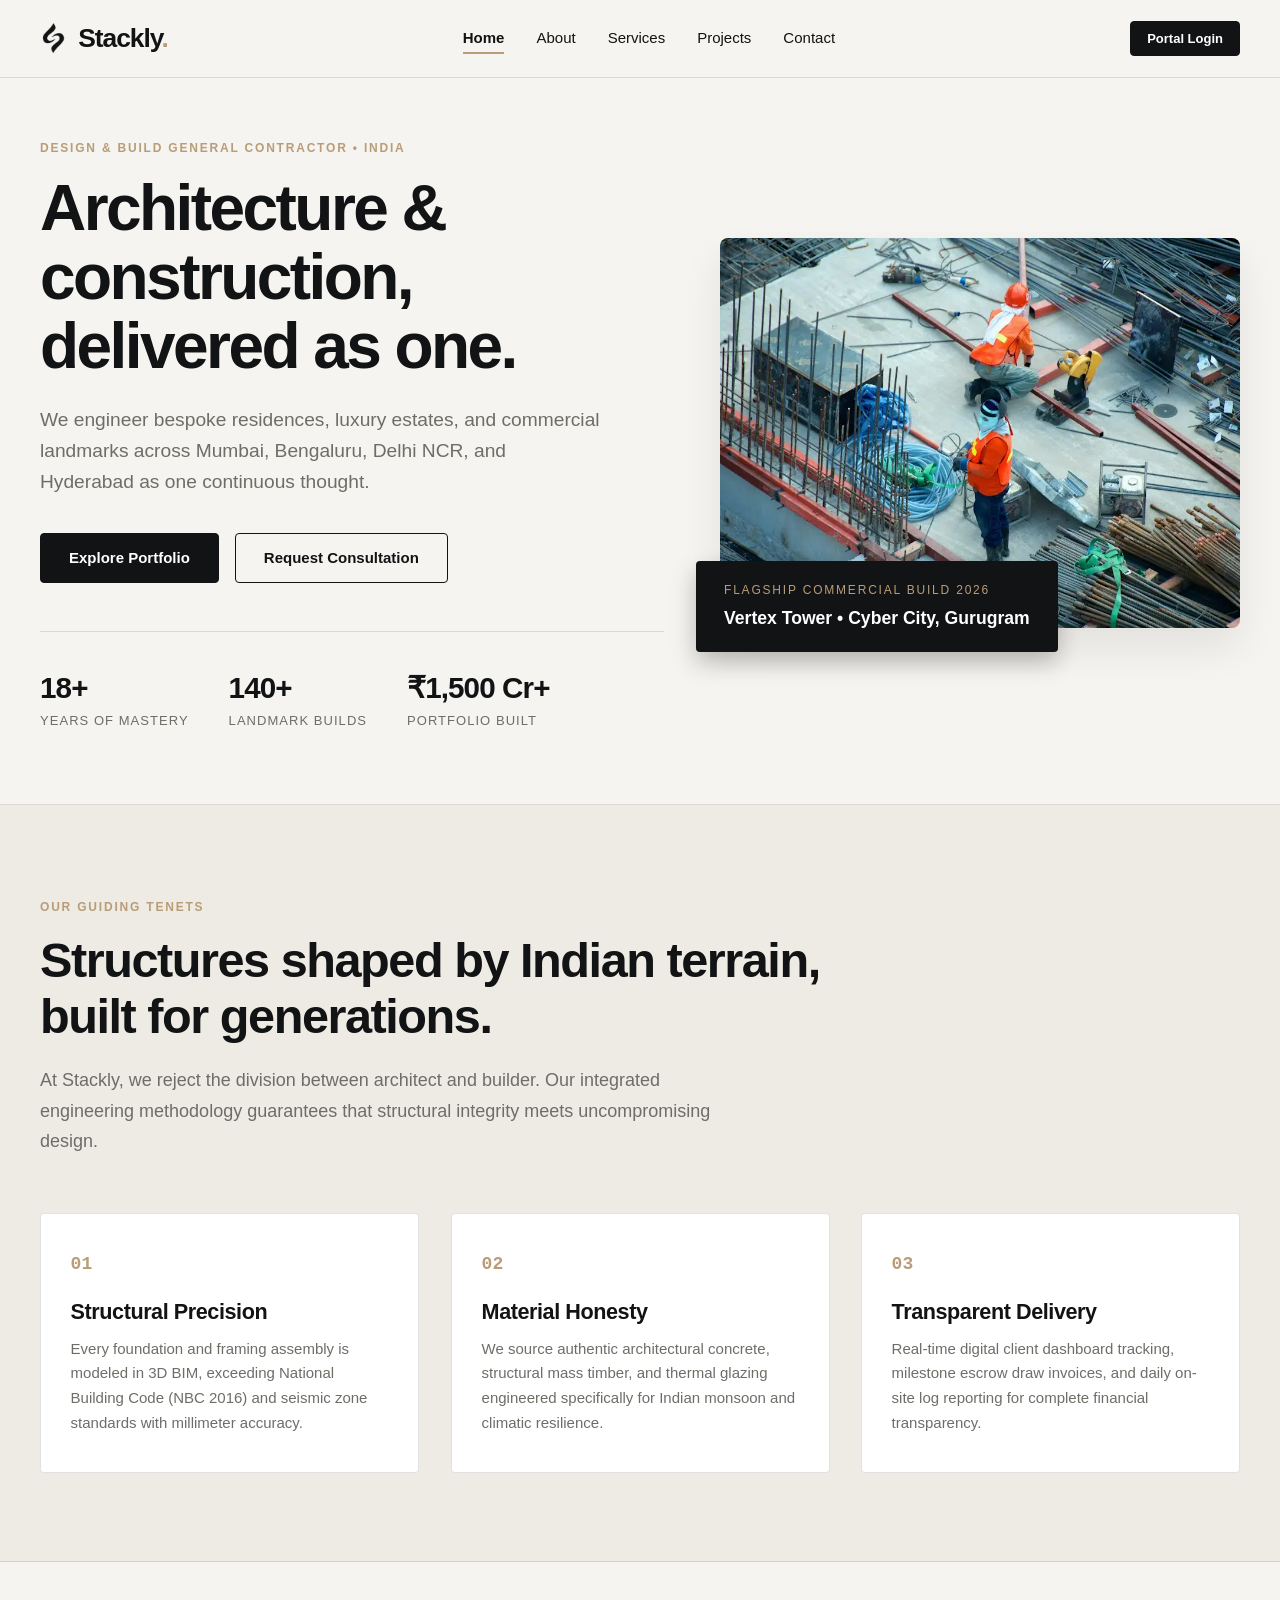
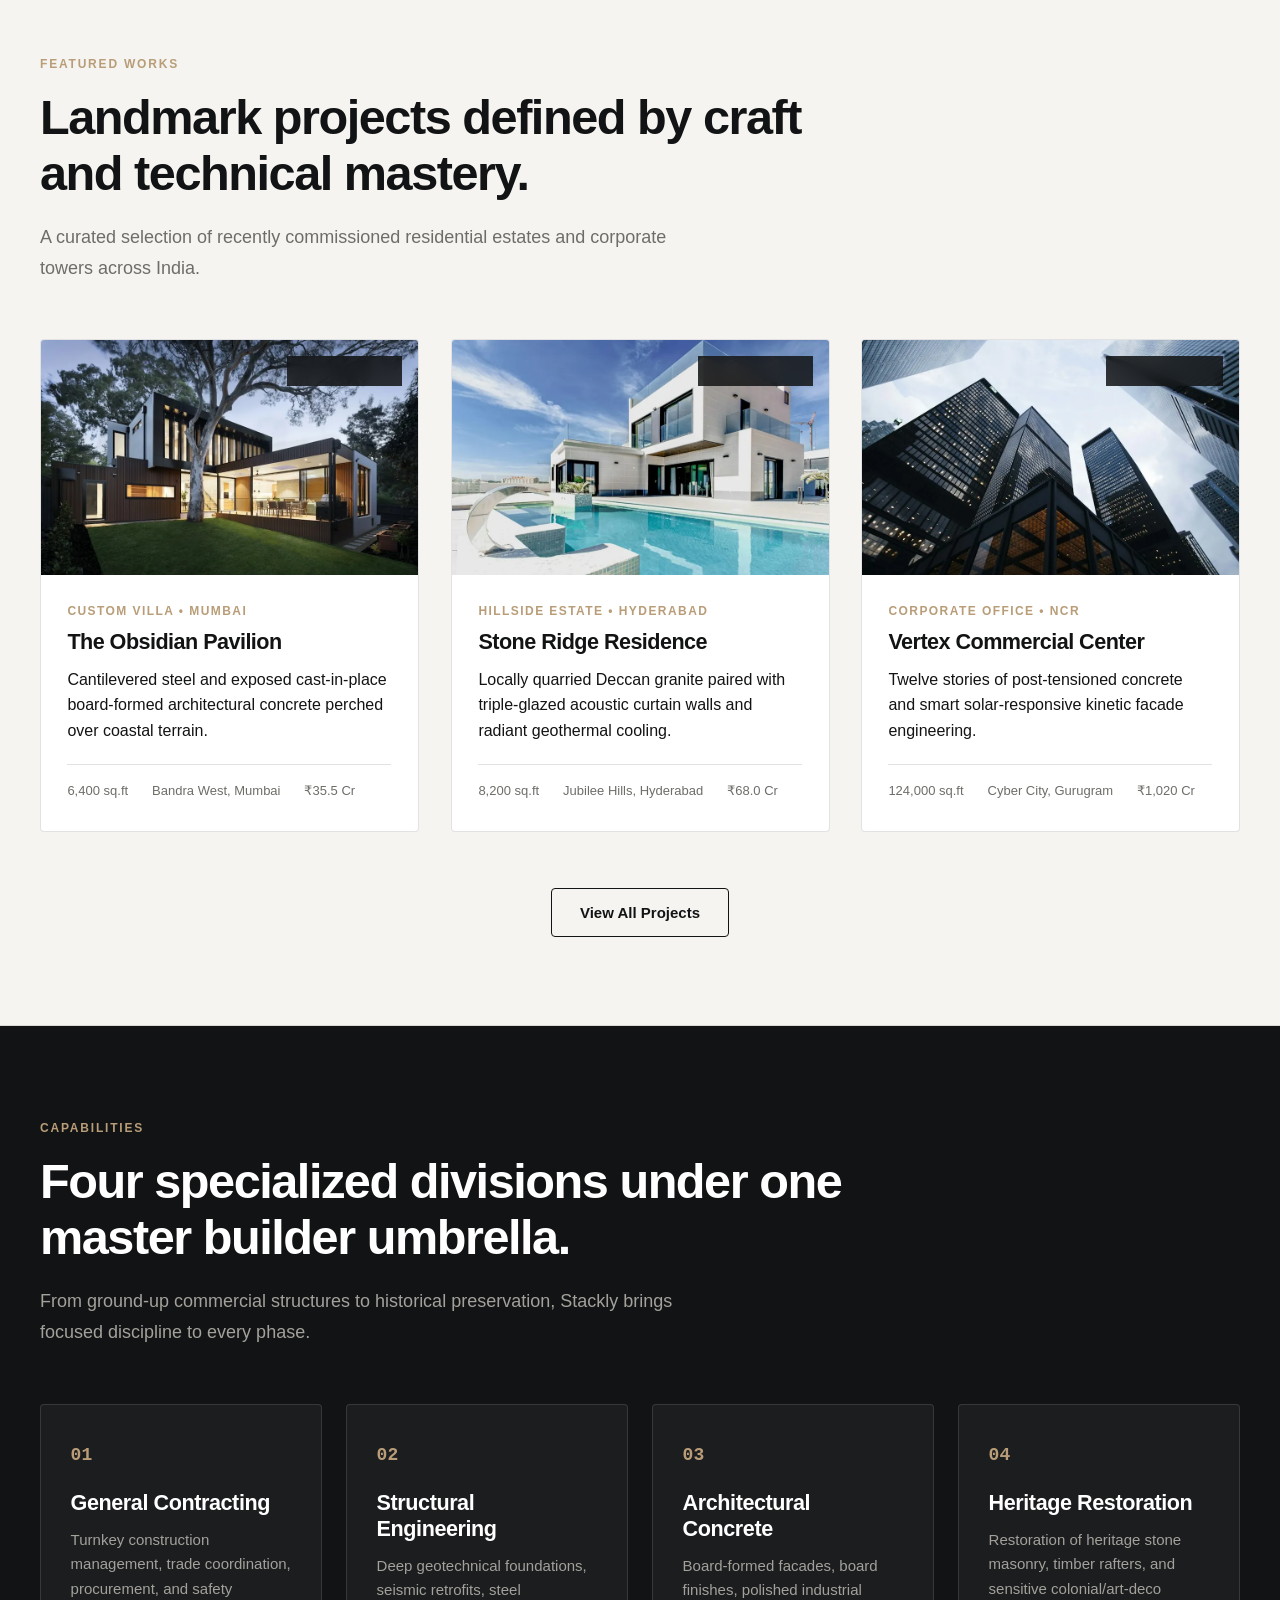
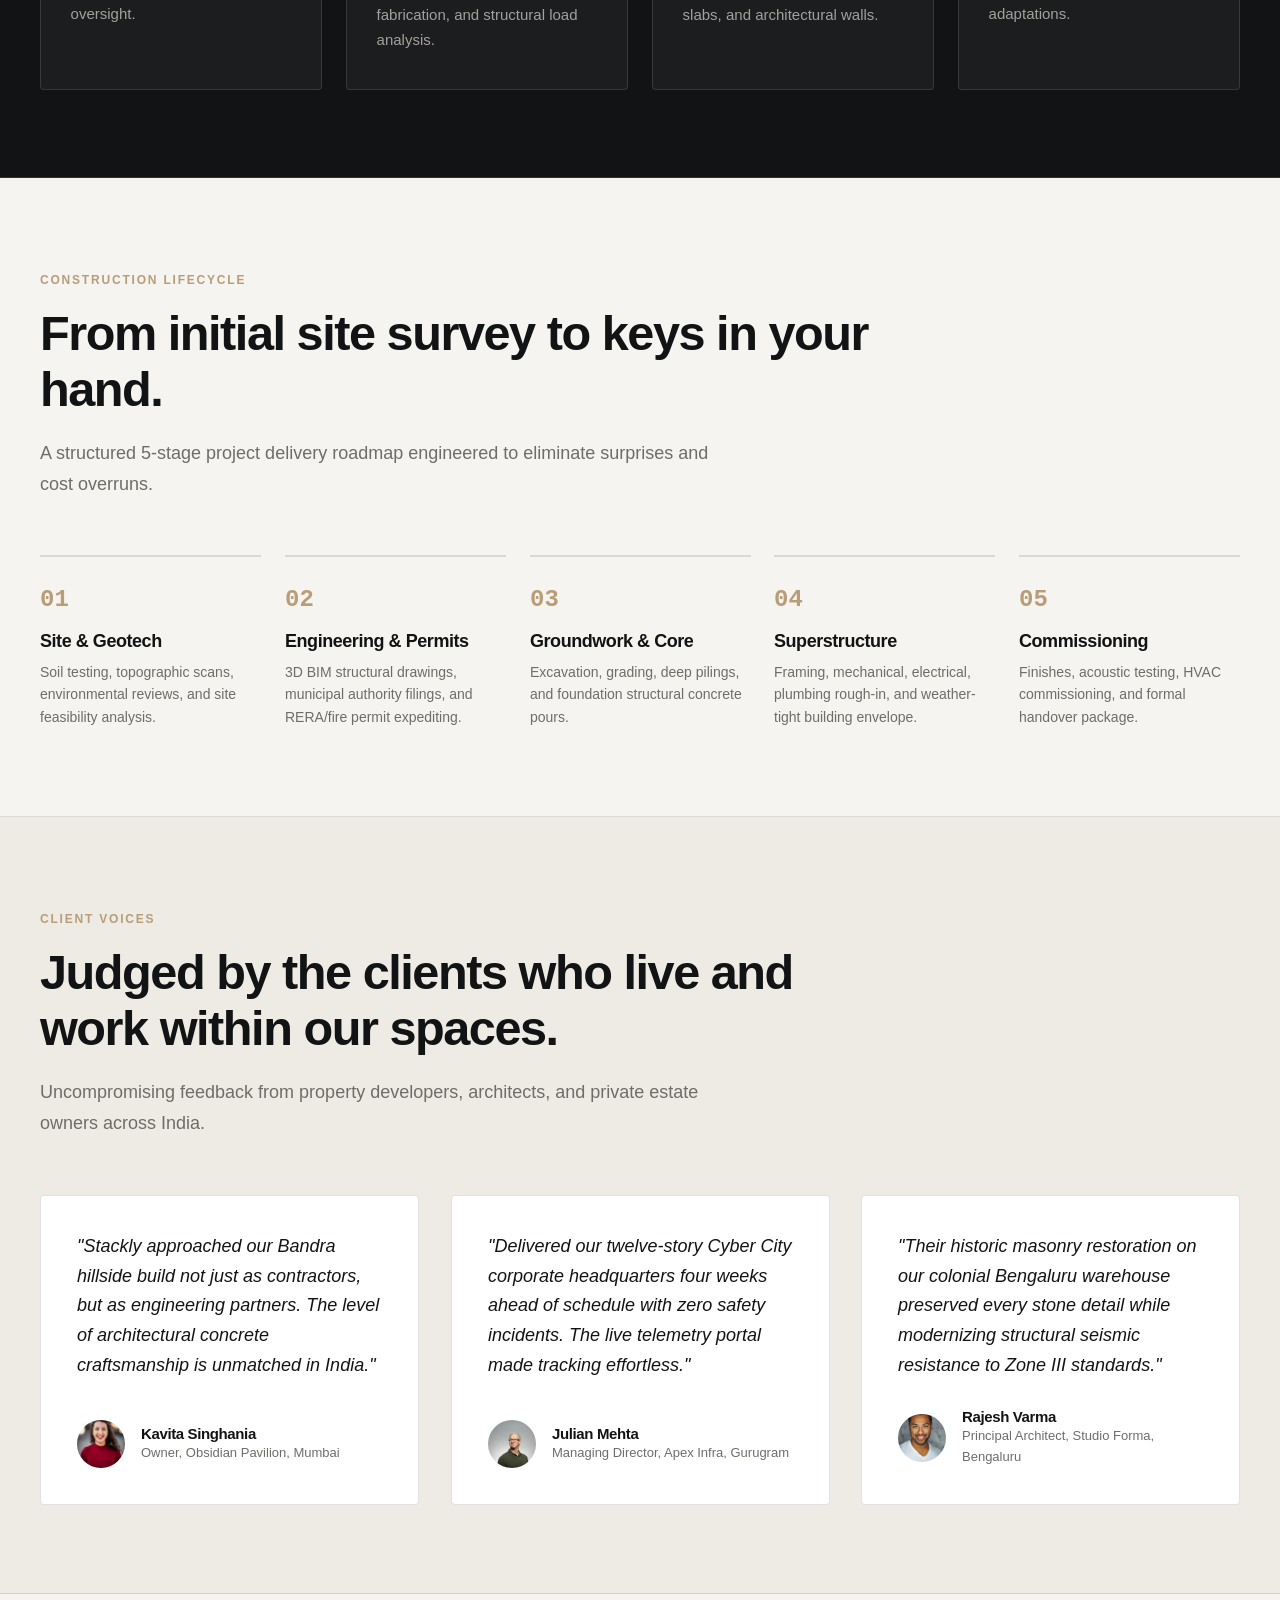
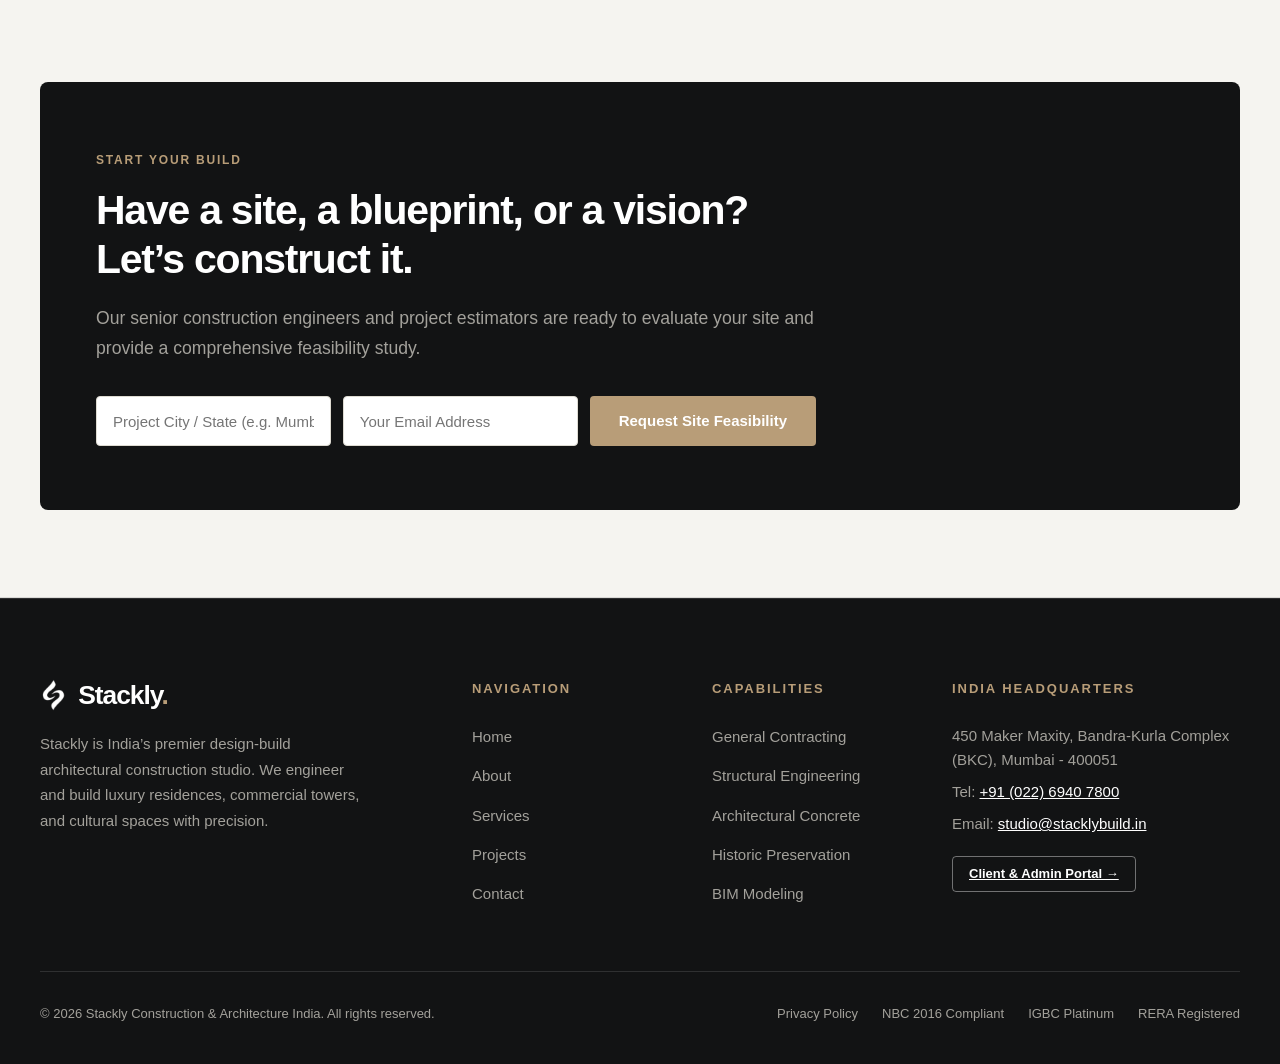
<file: index.html>
<!DOCTYPE html>
<html lang="en">
<head>
  <meta charset="UTF-8">
  <meta name="viewport" content="width=device-width, initial-scale=1.0">
  <title>Stackly</title>
  <link rel="icon" type="image/webp" href="images/logo-white.webp">
  <link rel="stylesheet" href="css/style.css">
</head>
<body>

  <!-- Universal Header -->
  <header class="site-header">
    <div class="container header-inner">
      <a href="index.html" class="brand-logo">
        <img src="images/logo-black.webp" alt="Stackly Logo" class="brand-logo-img">
        <span class="brand-logo-text">Stackly<span class="brand-logo-dot">.</span></span>
      </a>
      
      <nav class="nav-desktop">
        <a href="index.html" class="nav-link active">Home</a>
        <a href="about.html" class="nav-link">About</a>
        <a href="services.html" class="nav-link">Services</a>
        <a href="projects.html" class="nav-link">Projects</a>
        <a href="contact.html" class="nav-link">Contact</a>
      </nav>

      <div class="header-actions">
        <a href="login.html" class="btn btn-primary btn-sm">Portal Login</a>
        <button class="mobile-toggle" aria-label="Toggle navigation menu">
          <span></span>
          <span></span>
          <span></span>
        </button>
      </div>
    </div>

    <!-- Mobile Drawer -->
    <div class="mobile-nav-drawer">
      <a href="index.html" class="nav-link active">Home</a>
      <a href="about.html" class="nav-link">About</a>
      <a href="services.html" class="nav-link">Services</a>
      <a href="projects.html" class="nav-link">Projects</a>
      <a href="contact.html" class="nav-link">Contact</a>
      <a href="login.html" class="btn btn-primary btn-block">Client / Admin Portal</a>
    </div>
  </header>

  <main>
    <!-- SECTION 1: Editorial Hero -->
    <section class="section hero-editorial" id="hero">
      <div class="container hero-grid">
        <div class="hero-content">
          <span class="section-tag animate-hero-tag">Design &amp; Build General Contractor &bull; India</span>
          <h1 class="animate-hero-title">Architecture &amp; construction, delivered as one.</h1>
          <p class="hero-subtitle animate-hero-subtitle">
            We engineer bespoke residences, luxury estates, and commercial landmarks across Mumbai, Bengaluru, Delhi NCR, and Hyderabad as one continuous thought.
          </p>
          <div class="hero-actions animate-hero-actions">
            <a href="projects.html" class="btn btn-primary">Explore Portfolio</a>
            <a href="contact.html" class="btn btn-secondary">Request Consultation</a>
          </div>
          <div class="hero-stats-bar animate-hero-stats">
            <div class="stat-item">
              <div class="stat-num">18+</div>
              <div class="stat-label">Years of Mastery</div>
            </div>
            <div class="stat-item">
              <div class="stat-num">140+</div>
              <div class="stat-label">Landmark Builds</div>
            </div>
            <div class="stat-item">
              <div class="stat-num">₹1,500 Cr+</div>
              <div class="stat-label">Portfolio Built</div>
            </div>
          </div>
        </div>

        <div class="hero-visual animate-hero-visual">
          <div class="hero-image-wrap">
            <img src="images/hero-construction.webp" alt="Stackly Master Architectural Build India">
          </div>
          <div class="hero-badge-float">
            <span class="badge-title">Flagship Commercial Build 2026</span>
            <span class="badge-detail">Vertex Tower &bull; Cyber City, Gurugram</span>
          </div>
        </div>
      </div>
    </section>

    <!-- SECTION 2: Studio Philosophy & Standards -->
    <section class="section section-stone" id="philosophy">
      <div class="container">
        <div class="section-header reveal">
          <span class="section-tag">Our Guiding Tenets</span>
          <h2 class="section-title">Structures shaped by Indian terrain, built for generations.</h2>
          <p class="section-desc">
            At Stackly, we reject the division between architect and builder. Our integrated engineering methodology guarantees that structural integrity meets uncompromising design.
          </p>
        </div>

        <div class="cards-grid-3">
          <div class="feature-card reveal stagger-1">
            <div class="card-num">01</div>
            <h3>Structural Precision</h3>
            <p>Every foundation and framing assembly is modeled in 3D BIM, exceeding National Building Code (NBC 2016) and seismic zone standards with millimeter accuracy.</p>
          </div>
          <div class="feature-card reveal stagger-2">
            <div class="card-num">02</div>
            <h3>Material Honesty</h3>
            <p>We source authentic architectural concrete, structural mass timber, and thermal glazing engineered specifically for Indian monsoon and climatic resilience.</p>
          </div>
          <div class="feature-card reveal stagger-3">
            <div class="card-num">03</div>
            <h3>Transparent Delivery</h3>
            <p>Real-time digital client dashboard tracking, milestone escrow draw invoices, and daily on-site log reporting for complete financial transparency.</p>
          </div>
        </div>
      </div>
    </section>

    <!-- SECTION 3: Featured Works Showcase -->
    <section class="section" id="featured-projects">
      <div class="container">
        <div class="section-header reveal">
          <span class="section-tag">Featured Works</span>
          <h2 class="section-title">Landmark projects defined by craft and technical mastery.</h2>
          <p class="section-desc">A curated selection of recently commissioned residential estates and corporate towers across India.</p>
        </div>

        <div class="cards-grid-3">
          <!-- Project 1 -->
          <div class="project-card reveal stagger-1">
            <div class="project-thumb">
              <img src="images/project-1.webp" alt="The Obsidian Pavilion Residence, Bandra West">
              <span class="project-meta-pill">Residential</span>
            </div>
            <div class="project-info">
              <div class="project-category">Custom Villa &bull; Mumbai</div>
              <h3 class="project-title">The Obsidian Pavilion</h3>
              <p>Cantilevered steel and exposed cast-in-place board-formed architectural concrete perched over coastal terrain.</p>
              <div class="project-specs">
                <span>6,400 sq.ft</span>
                <span>Bandra West, Mumbai</span>
                <span>₹35.5 Cr</span>
              </div>
            </div>
          </div>

          <!-- Project 2 -->
          <div class="project-card reveal stagger-2">
            <div class="project-thumb">
              <img src="images/project-2.webp" alt="Stone Ridge Modern Residence, Jubilee Hills">
              <span class="project-meta-pill">Residential</span>
            </div>
            <div class="project-info">
              <div class="project-category">Hillside Estate &bull; Hyderabad</div>
              <h3 class="project-title">Stone Ridge Residence</h3>
              <p>Locally quarried Deccan granite paired with triple-glazed acoustic curtain walls and radiant geothermal cooling.</p>
              <div class="project-specs">
                <span>8,200 sq.ft</span>
                <span>Jubilee Hills, Hyderabad</span>
                <span>₹68.0 Cr</span>
              </div>
            </div>
          </div>

          <!-- Project 3 -->
          <div class="project-card reveal stagger-3">
            <div class="project-thumb">
              <img src="images/project-3.webp" alt="Vertex Commercial Tower, Gurugram">
              <span class="project-meta-pill">Commercial</span>
            </div>
            <div class="project-info">
              <div class="project-category">Corporate Office &bull; NCR</div>
              <h3 class="project-title">Vertex Commercial Center</h3>
              <p>Twelve stories of post-tensioned concrete and smart solar-responsive kinetic facade engineering.</p>
              <div class="project-specs">
                <span>124,000 sq.ft</span>
                <span>Cyber City, Gurugram</span>
                <span>₹1,020 Cr</span>
              </div>
            </div>
          </div>
        </div>

        <div style="text-align: center; margin-top: 3.5rem;" class="reveal">
          <a href="projects.html" class="btn btn-secondary">View All Projects</a>
        </div>
      </div>
    </section>

    <!-- SECTION 4: Comprehensive Disciplines -->
    <section class="section section-dark" id="disciplines">
      <div class="container">
        <div class="section-header reveal">
          <span class="section-tag">Capabilities</span>
          <h2 class="section-title" style="color: #ffffff;">Four specialized divisions under one master builder umbrella.</h2>
          <p class="section-desc">From ground-up commercial structures to historical preservation, Stackly brings focused discipline to every phase.</p>
        </div>

        <div class="cards-grid-4">
          <div class="feature-card reveal stagger-1" style="background: var(--bg-dark-card); border-color: var(--border-dark); color: #fff;">
            <div class="card-num">01</div>
            <h3 style="color: #fff;">General Contracting</h3>
            <p style="color: var(--text-light-muted);">Turnkey construction management, trade coordination, procurement, and safety oversight.</p>
          </div>
          <div class="feature-card reveal stagger-2" style="background: var(--bg-dark-card); border-color: var(--border-dark); color: #fff;">
            <div class="card-num">02</div>
            <h3 style="color: #fff;">Structural Engineering</h3>
            <p style="color: var(--text-light-muted);">Deep geotechnical foundations, seismic retrofits, steel fabrication, and structural load analysis.</p>
          </div>
          <div class="feature-card reveal stagger-3" style="background: var(--bg-dark-card); border-color: var(--border-dark); color: #fff;">
            <div class="card-num">03</div>
            <h3 style="color: #fff;">Architectural Concrete</h3>
            <p style="color: var(--text-light-muted);">Board-formed facades, board finishes, polished industrial slabs, and architectural walls.</p>
          </div>
          <div class="feature-card reveal stagger-4" style="background: var(--bg-dark-card); border-color: var(--border-dark); color: #fff;">
            <div class="card-num">04</div>
            <h3 style="color: #fff;">Heritage Restoration</h3>
            <p style="color: var(--text-light-muted);">Restoration of heritage stone masonry, timber rafters, and sensitive colonial/art-deco adaptations.</p>
          </div>
        </div>
      </div>
    </section>

    <!-- SECTION 5: Phased Construction Methodology -->
    <section class="section" id="methodology">
      <div class="container">
        <div class="section-header reveal">
          <span class="section-tag">Construction Lifecycle</span>
          <h2 class="section-title">From initial site survey to keys in your hand.</h2>
          <p class="section-desc">A structured 5-stage project delivery roadmap engineered to eliminate surprises and cost overruns.</p>
        </div>

        <div class="process-track">
          <div class="process-step reveal stagger-1">
            <div class="step-index">01</div>
            <h4>Site &amp; Geotech</h4>
            <p>Soil testing, topographic scans, environmental reviews, and site feasibility analysis.</p>
          </div>
          <div class="process-step reveal stagger-2">
            <div class="step-index">02</div>
            <h4>Engineering &amp; Permits</h4>
            <p>3D BIM structural drawings, municipal authority filings, and RERA/fire permit expediting.</p>
          </div>
          <div class="process-step reveal stagger-3">
            <div class="step-index">03</div>
            <h4>Groundwork &amp; Core</h4>
            <p>Excavation, grading, deep pilings, and foundation structural concrete pours.</p>
          </div>
          <div class="process-step reveal stagger-4">
            <div class="step-index">04</div>
            <h4>Superstructure</h4>
            <p>Framing, mechanical, electrical, plumbing rough-in, and weather-tight building envelope.</p>
          </div>
          <div class="process-step reveal stagger-5">
            <div class="step-index">05</div>
            <h4>Commissioning</h4>
            <p>Finishes, acoustic testing, HVAC commissioning, and formal handover package.</p>
          </div>
        </div>
      </div>
    </section>

    <!-- SECTION 6: Client Testimonials & Reviews -->
    <section class="section section-stone" id="testimonials">
      <div class="container">
        <div class="section-header reveal">
          <span class="section-tag">Client Voices</span>
          <h2 class="section-title">Judged by the clients who live and work within our spaces.</h2>
          <p class="section-desc">Uncompromising feedback from property developers, architects, and private estate owners across India.</p>
        </div>

        <div class="cards-grid-3">
          <div class="testimonial-card reveal stagger-1">
            <p class="testimonial-quote">"Stackly approached our Bandra hillside build not just as contractors, but as engineering partners. The level of architectural concrete craftsmanship is unmatched in India."</p>
            <div class="testimonial-author">
              <div class="author-avatar">
                <img src="images/client-avatar.webp" alt="Kavita Singhania">
              </div>
              <div class="author-info">
                <h5>Kavita Singhania</h5>
                <p>Owner, Obsidian Pavilion, Mumbai</p>
              </div>
            </div>
          </div>

          <div class="testimonial-card reveal stagger-2">
            <p class="testimonial-quote">"Delivered our twelve-story Cyber City corporate headquarters four weeks ahead of schedule with zero safety incidents. The live telemetry portal made tracking effortless."</p>
            <div class="testimonial-author">
              <div class="author-avatar">
                <img src="images/admin-avatar.webp" alt="Julian Mehta">
              </div>
              <div class="author-info">
                <h5>Julian Mehta</h5>
                <p>Managing Director, Apex Infra, Gurugram</p>
              </div>
            </div>
          </div>

          <div class="testimonial-card reveal stagger-3">
            <p class="testimonial-quote">"Their historic masonry restoration on our colonial Bengaluru warehouse preserved every stone detail while modernizing structural seismic resistance to Zone III standards."</p>
            <div class="testimonial-author">
              <div class="author-avatar">
                <img src="images/team-2.webp" alt="Rajesh Varma">
              </div>
              <div class="author-info">
                <h5>Rajesh Varma</h5>
                <p>Principal Architect, Studio Forma, Bengaluru</p>
              </div>
            </div>
          </div>
        </div>
      </div>
    </section>

    <!-- SECTION 7: Initiate a Build Consultation CTA -->
    <section class="section" id="cta-consultation">
      <div class="container">
        <div class="cta-banner reveal">
          <div class="cta-banner-content">
            <span class="section-tag" style="color: var(--color-accent);">Start Your Build</span>
            <h2>Have a site, a blueprint, or a vision? Let’s construct it.</h2>
            <p>Our senior construction engineers and project estimators are ready to evaluate your site and provide a comprehensive feasibility study.</p>
            
            <!-- Quick Inquiry Form: redirects to 404 per user requirement -->
            <form action="404.html" method="GET" class="cta-quick-form">
              <input type="text" name="quick_location" placeholder="Project City / State (e.g. Mumbai, Bengaluru)" class="form-control" required>
              <input type="email" name="quick_email" placeholder="Your Email Address" class="form-control" required>
              <button type="submit" class="btn btn-accent">Request Site Feasibility</button>
            </form>
          </div>
        </div>
      </div>
    </section>
  </main>

  <!-- Universal Footer -->
  <footer class="site-footer">
    <div class="container">
      <div class="footer-top">
        <div class="footer-brand">
          <a href="index.html" class="brand-logo">
          <img src="images/logo-white.webp" alt="Stackly Logo" class="brand-logo-img">
          <span class="brand-logo-text">Stackly<span class="brand-logo-dot">.</span></span>
        </a>
          <p class="footer-desc">
            Stackly is India’s premier design-build architectural construction studio. We engineer and build luxury residences, commercial towers, and cultural spaces with precision.
          </p>
        </div>

        <div class="footer-col">
          <div class="footer-heading">Navigation</div>
          <ul class="footer-links">
            <li><a href="index.html">Home</a></li>
            <li><a href="about.html">About</a></li>
            <li><a href="services.html">Services</a></li>
            <li><a href="projects.html">Projects</a></li>
            <li><a href="contact.html">Contact</a></li>
          </ul>
        </div>

        <div class="footer-col">
          <div class="footer-heading">Capabilities</div>
          <ul class="footer-links">
            <li><a href="404.html">General Contracting</a></li>
            <li><a href="404.html">Structural Engineering</a></li>
            <li><a href="404.html">Architectural Concrete</a></li>
            <li><a href="404.html">Historic Preservation</a></li>
            <li><a href="404.html">BIM Modeling</a></li>
          </ul>
        </div>

        <div class="footer-col footer-contact">
          <div class="footer-heading">India Headquarters</div>
          <p>450 Maker Maxity, Bandra-Kurla Complex (BKC), Mumbai - 400051</p>
          <p>Tel: <a href="404.html">+91 (022) 6940 7800</a></p>
          <p>Email: <a href="404.html">studio@stacklybuild.in</a></p>
          <div style="margin-top: 1.25rem;">
            <a href="login.html" class="btn btn-outline-light btn-sm">Client &amp; Admin Portal &rarr;</a>
          </div>
        </div>
      </div>

      <div class="footer-bottom">
        <div>&copy; 2026 Stackly Construction &amp; Architecture India. All rights reserved.</div>
        <div class="footer-bottom-links">
          <a href="404.html">Privacy Policy</a>
          <a href="404.html">NBC 2016 Compliant</a>
          <a href="404.html">IGBC Platinum</a>
          <a href="404.html">RERA Registered</a>
        </div>
      </div>
    </div>
  </footer>

  <script src="js/main.js"></script>
</body>
</html>
</file>
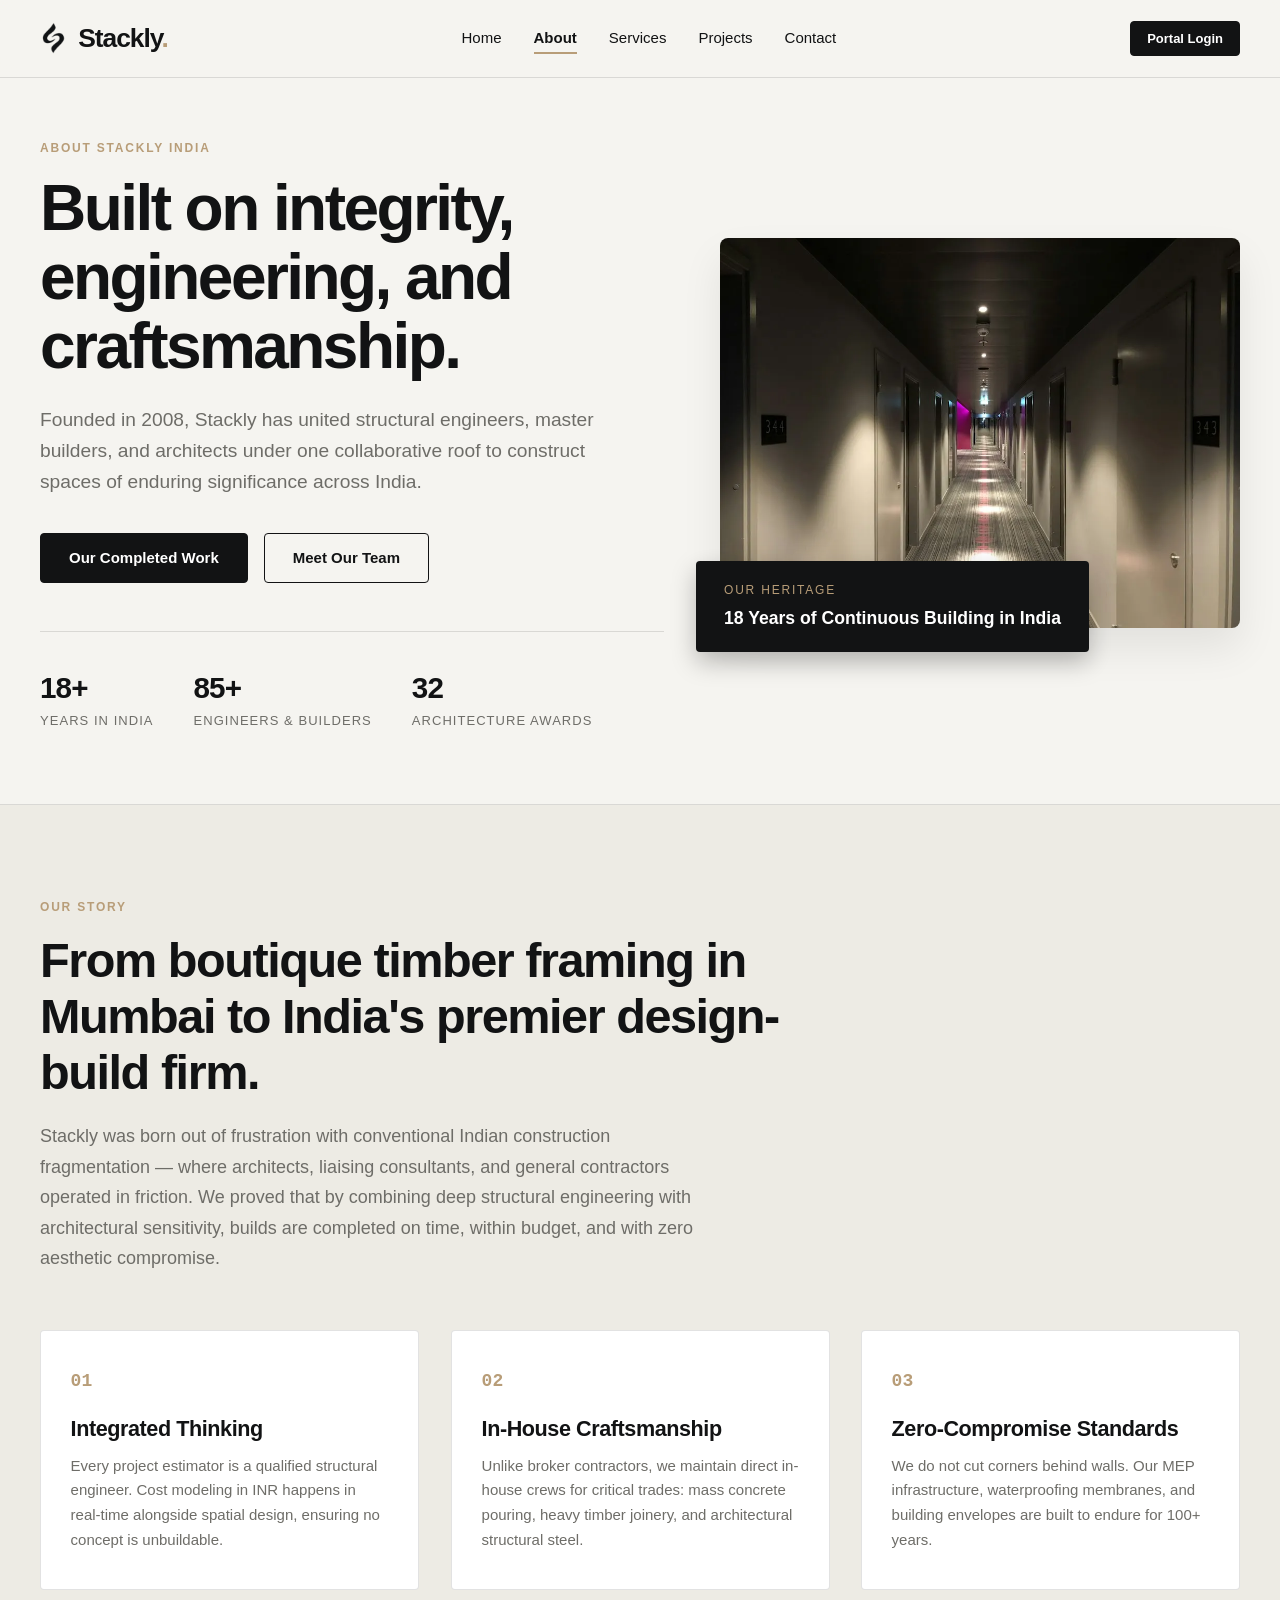
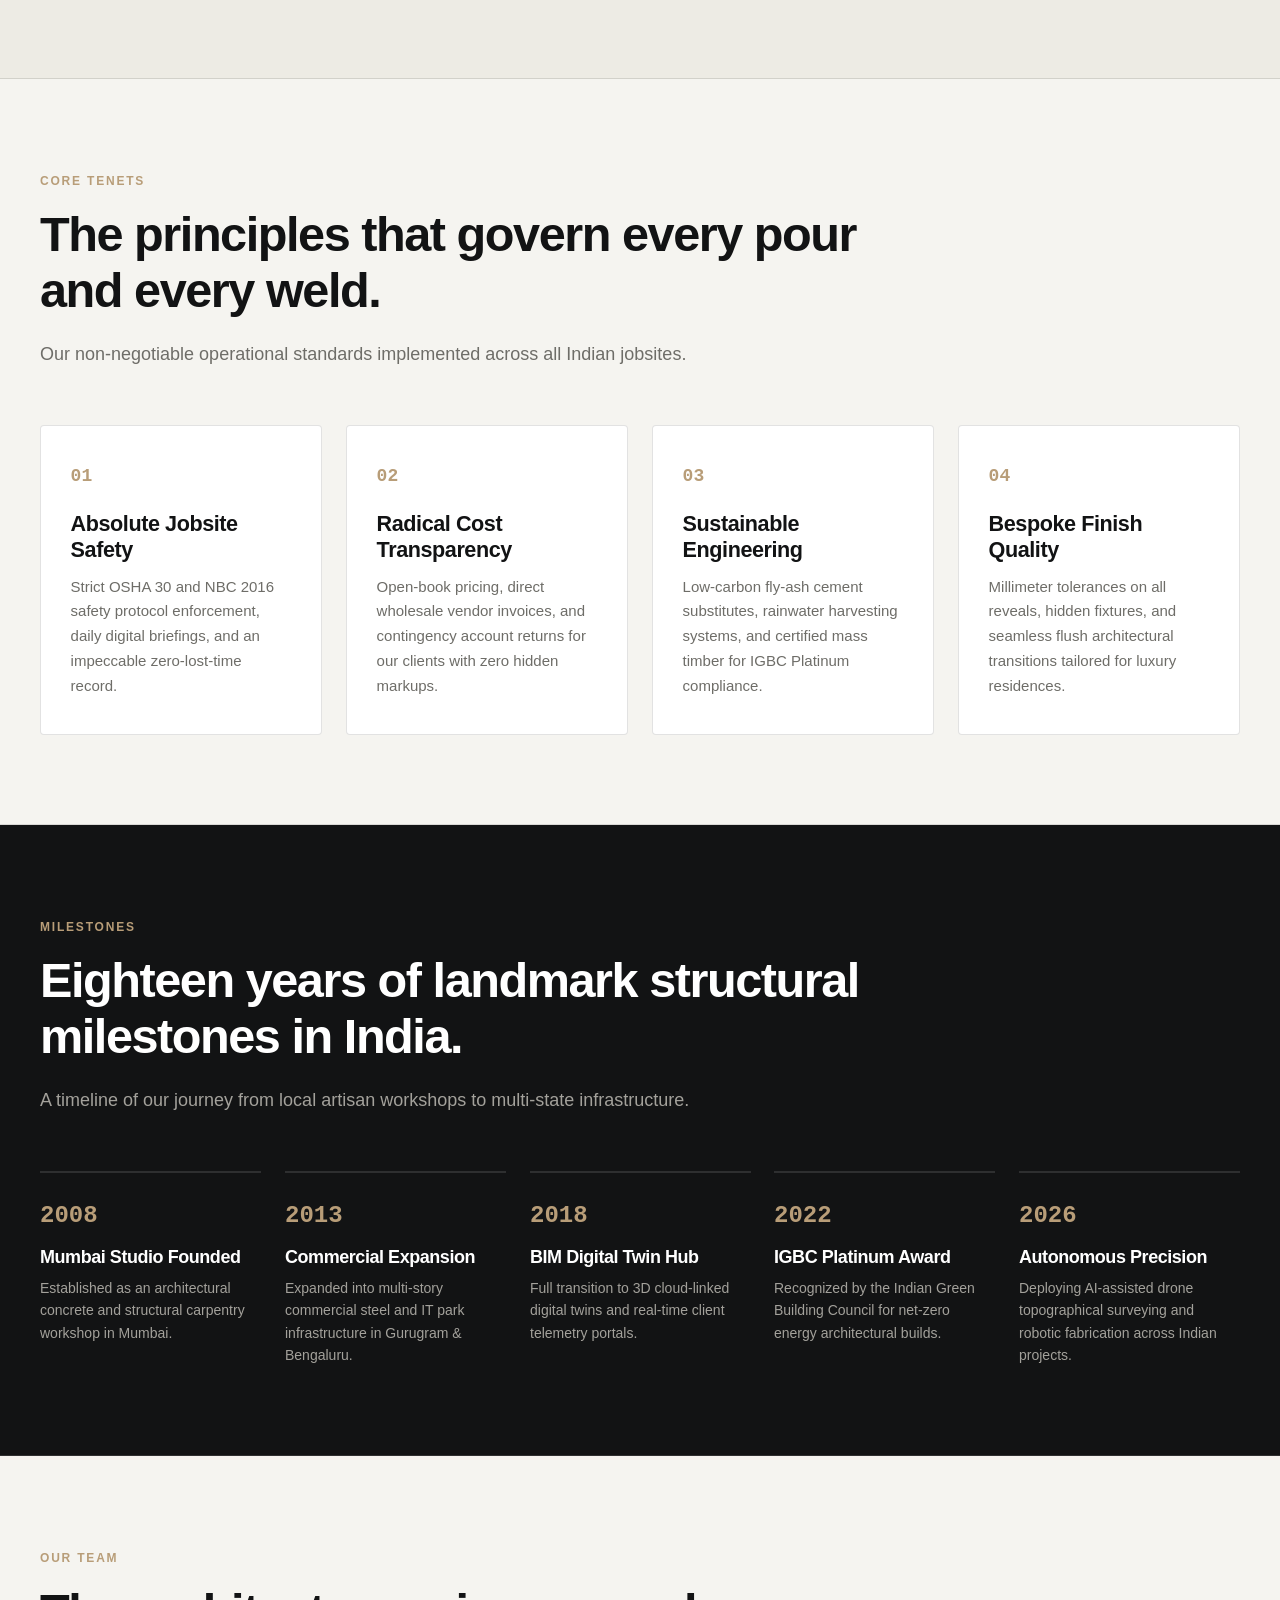
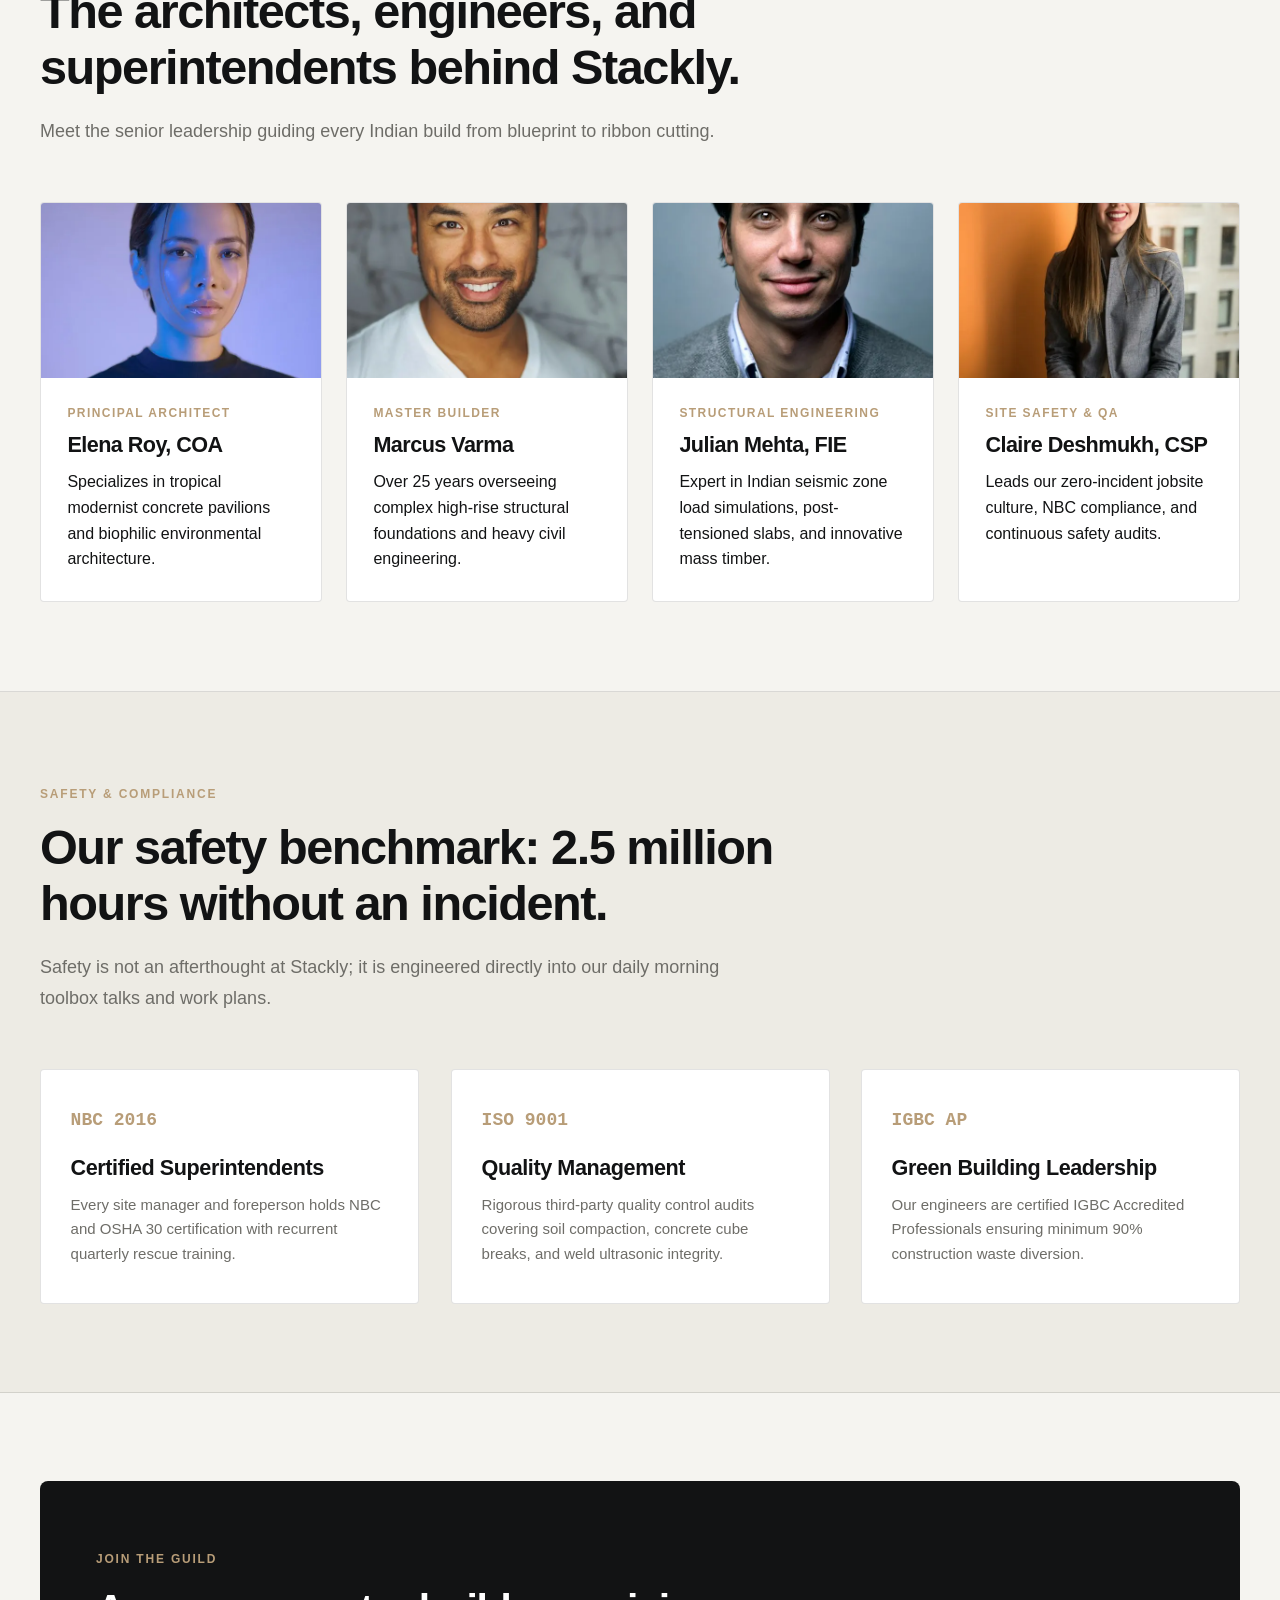
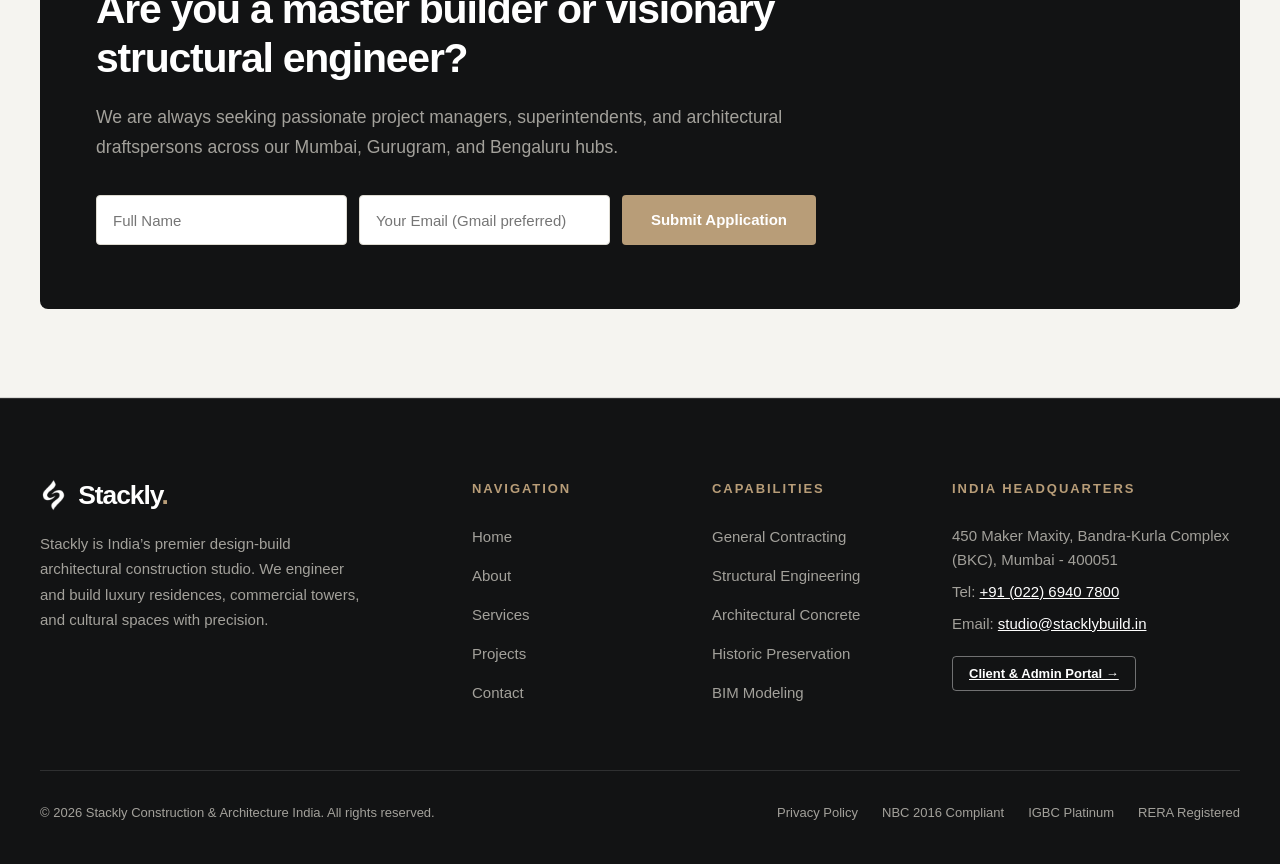
<file: about.html>
<!DOCTYPE html>
<html lang="en">
<head>
  <meta charset="UTF-8">
  <meta name="viewport" content="width=device-width, initial-scale=1.0">
  <title>Stackly</title>
  <link rel="icon" type="image/webp" href="images/logo-white.webp">
  <link rel="stylesheet" href="css/style.css">
</head>
<body>

  <!-- Universal Header -->
  <header class="site-header">
    <div class="container header-inner">
      <a href="index.html" class="brand-logo">
        <img src="images/logo-black.webp" alt="Stackly Logo" class="brand-logo-img">
        <span class="brand-logo-text">Stackly<span class="brand-logo-dot">.</span></span>
      </a>
      
      <nav class="nav-desktop">
        <a href="index.html" class="nav-link">Home</a>
        <a href="about.html" class="nav-link active">About</a>
        <a href="services.html" class="nav-link">Services</a>
        <a href="projects.html" class="nav-link">Projects</a>
        <a href="contact.html" class="nav-link">Contact</a>
      </nav>

      <div class="header-actions">
        <a href="login.html" class="btn btn-primary btn-sm">Portal Login</a>
        <button class="mobile-toggle" aria-label="Toggle navigation menu">
          <span></span>
          <span></span>
          <span></span>
        </button>
      </div>
    </div>

    <!-- Mobile Drawer -->
    <div class="mobile-nav-drawer">
      <a href="index.html" class="nav-link">Home</a>
      <a href="about.html" class="nav-link active">About</a>
      <a href="services.html" class="nav-link">Services</a>
      <a href="projects.html" class="nav-link">Projects</a>
      <a href="contact.html" class="nav-link">Contact</a>
      <a href="login.html" class="btn btn-primary btn-block">Client / Admin Portal</a>
    </div>
  </header>

  <main>
    <!-- SECTION 1: About Hero -->
    <section class="section hero-editorial" id="about-hero">
      <div class="container hero-grid">
        <div class="hero-content">
          <span class="section-tag animate-hero-tag">About Stackly India</span>
          <h1 class="animate-hero-title">Built on integrity, engineering, and craftsmanship.</h1>
          <p class="hero-subtitle animate-hero-subtitle">
            Founded in 2008, Stackly has united structural engineers, master builders, and architects under one collaborative roof to construct spaces of enduring significance across India.
          </p>
          <div class="hero-actions animate-hero-actions">
            <a href="projects.html" class="btn btn-primary">Our Completed Work</a>
            <a href="contact.html" class="btn btn-secondary">Meet Our Team</a>
          </div>
          <div class="hero-stats-bar animate-hero-stats">
            <div class="stat-item">
              <div class="stat-num">18+</div>
              <div class="stat-label">Years in India</div>
            </div>
            <div class="stat-item">
              <div class="stat-num">85+</div>
              <div class="stat-label">Engineers &amp; Builders</div>
            </div>
            <div class="stat-item">
              <div class="stat-num">32</div>
              <div class="stat-label">Architecture Awards</div>
            </div>
          </div>
        </div>

        <div class="hero-visual animate-hero-visual">
          <div class="hero-image-wrap">
            <img src="images/about-heritage.webp" alt="Stackly Heritage Construction Team India">
          </div>
          <div class="hero-badge-float">
            <span class="badge-title">Our Heritage</span>
            <span class="badge-detail">18 Years of Continuous Building in India</span>
          </div>
        </div>
      </div>
    </section>

    <!-- SECTION 2: Founding Story & Growth -->
    <section class="section section-stone" id="story">
      <div class="container">
        <div class="section-header reveal">
          <span class="section-tag">Our Story</span>
          <h2 class="section-title">From boutique timber framing in Mumbai to India's premier design-build firm.</h2>
          <p class="section-desc">
            Stackly was born out of frustration with conventional Indian construction fragmentation — where architects, liaising consultants, and general contractors operated in friction. We proved that by combining deep structural engineering with architectural sensitivity, builds are completed on time, within budget, and with zero aesthetic compromise.
          </p>
        </div>

        <div class="cards-grid-3">
          <div class="feature-card reveal stagger-1">
            <div class="card-num">01</div>
            <h3>Integrated Thinking</h3>
            <p>Every project estimator is a qualified structural engineer. Cost modeling in INR happens in real-time alongside spatial design, ensuring no concept is unbuildable.</p>
          </div>
          <div class="feature-card reveal stagger-2">
            <div class="card-num">02</div>
            <h3>In-House Craftsmanship</h3>
            <p>Unlike broker contractors, we maintain direct in-house crews for critical trades: mass concrete pouring, heavy timber joinery, and architectural structural steel.</p>
          </div>
          <div class="feature-card reveal stagger-3">
            <div class="card-num">03</div>
            <h3>Zero-Compromise Standards</h3>
            <p>We do not cut corners behind walls. Our MEP infrastructure, waterproofing membranes, and building envelopes are built to endure for 100+ years.</p>
          </div>
        </div>
      </div>
    </section>

    <!-- SECTION 3: Four Core Pillars -->
    <section class="section" id="core-pillars">
      <div class="container">
        <div class="section-header reveal">
          <span class="section-tag">Core Tenets</span>
          <h2 class="section-title">The principles that govern every pour and every weld.</h2>
          <p class="section-desc">Our non-negotiable operational standards implemented across all Indian jobsites.</p>
        </div>

        <div class="cards-grid-4">
          <div class="feature-card reveal stagger-1">
            <div class="card-num">01</div>
            <h3>Absolute Jobsite Safety</h3>
            <p>Strict OSHA 30 and NBC 2016 safety protocol enforcement, daily digital briefings, and an impeccable zero-lost-time record.</p>
          </div>
          <div class="feature-card reveal stagger-2">
            <div class="card-num">02</div>
            <h3>Radical Cost Transparency</h3>
            <p>Open-book pricing, direct wholesale vendor invoices, and contingency account returns for our clients with zero hidden markups.</p>
          </div>
          <div class="feature-card reveal stagger-3">
            <div class="card-num">03</div>
            <h3>Sustainable Engineering</h3>
            <p>Low-carbon fly-ash cement substitutes, rainwater harvesting systems, and certified mass timber for IGBC Platinum compliance.</p>
          </div>
          <div class="feature-card reveal stagger-4">
            <div class="card-num">04</div>
            <h3>Bespoke Finish Quality</h3>
            <p>Millimeter tolerances on all reveals, hidden fixtures, and seamless flush architectural transitions tailored for luxury residences.</p>
          </div>
        </div>
      </div>
    </section>

    <!-- SECTION 4: Milestones Timeline -->
    <section class="section section-dark" id="timeline">
      <div class="container">
        <div class="section-header reveal">
          <span class="section-tag">Milestones</span>
          <h2 class="section-title" style="color: #ffffff;">Eighteen years of landmark structural milestones in India.</h2>
          <p class="section-desc">A timeline of our journey from local artisan workshops to multi-state infrastructure.</p>
        </div>

        <div class="process-track">
          <div class="process-step reveal stagger-1" style="border-top-color: var(--border-dark);">
            <div class="step-index">2008</div>
            <h4 style="color: #ffffff;">Mumbai Studio Founded</h4>
            <p style="color: var(--text-light-muted);">Established as an architectural concrete and structural carpentry workshop in Mumbai.</p>
          </div>
          <div class="process-step reveal stagger-2" style="border-top-color: var(--border-dark);">
            <div class="step-index">2013</div>
            <h4 style="color: #ffffff;">Commercial Expansion</h4>
            <p style="color: var(--text-light-muted);">Expanded into multi-story commercial steel and IT park infrastructure in Gurugram &amp; Bengaluru.</p>
          </div>
          <div class="process-step reveal stagger-3" style="border-top-color: var(--border-dark);">
            <div class="step-index">2018</div>
            <h4 style="color: #ffffff;">BIM Digital Twin Hub</h4>
            <p style="color: var(--text-light-muted);">Full transition to 3D cloud-linked digital twins and real-time client telemetry portals.</p>
          </div>
          <div class="process-step reveal stagger-4" style="border-top-color: var(--border-dark);">
            <div class="step-index">2022</div>
            <h4 style="color: #ffffff;">IGBC Platinum Award</h4>
            <p style="color: var(--text-light-muted);">Recognized by the Indian Green Building Council for net-zero energy architectural builds.</p>
          </div>
          <div class="process-step reveal stagger-5" style="border-top-color: var(--border-dark);">
            <div class="step-index">2026</div>
            <h4 style="color: #ffffff;">Autonomous Precision</h4>
            <p style="color: var(--text-light-muted);">Deploying AI-assisted drone topographical surveying and robotic fabrication across Indian projects.</p>
          </div>
        </div>
      </div>
    </section>

    <!-- SECTION 5: Leadership & Master Builders -->
    <section class="section" id="leadership">
      <div class="container">
        <div class="section-header reveal">
          <span class="section-tag">Our Team</span>
          <h2 class="section-title">The architects, engineers, and superintendents behind Stackly.</h2>
          <p class="section-desc">Meet the senior leadership guiding every Indian build from blueprint to ribbon cutting.</p>
        </div>

        <div class="cards-grid-4">
          <!-- Leader 1 -->
          <div class="project-card reveal stagger-1">
            <div class="project-thumb">
              <img src="images/team-1.webp" alt="Elena Roy - Principal Architect">
            </div>
            <div class="project-info">
              <div class="project-category">Principal Architect</div>
              <h3 class="project-title">Elena Roy, COA</h3>
              <p>Specializes in tropical modernist concrete pavilions and biophilic environmental architecture.</p>
            </div>
          </div>

          <!-- Leader 2 -->
          <div class="project-card reveal stagger-2">
            <div class="project-thumb">
              <img src="images/team-2.webp" alt="Marcus Varma - Master Construction Director">
            </div>
            <div class="project-info">
              <div class="project-category">Master Builder</div>
              <h3 class="project-title">Marcus Varma</h3>
              <p>Over 25 years overseeing complex high-rise structural foundations and heavy civil engineering.</p>
            </div>
          </div>

          <!-- Leader 3 -->
          <div class="project-card reveal stagger-3">
            <div class="project-thumb">
              <img src="images/team-3.webp" alt="Julian Mehta - Head of Structural Engineering">
            </div>
            <div class="project-info">
              <div class="project-category">Structural Engineering</div>
              <h3 class="project-title">Julian Mehta, FIE</h3>
              <p>Expert in Indian seismic zone load simulations, post-tensioned slabs, and innovative mass timber.</p>
            </div>
          </div>

          <!-- Leader 4 -->
          <div class="project-card reveal stagger-4">
            <div class="project-thumb">
              <img src="images/team-4.webp" alt="Claire Deshmukh - Safety & Compliance Director">
            </div>
            <div class="project-info">
              <div class="project-category">Site Safety &amp; QA</div>
              <h3 class="project-title">Claire Deshmukh, CSP</h3>
              <p>Leads our zero-incident jobsite culture, NBC compliance, and continuous safety audits.</p>
            </div>
          </div>
        </div>
      </div>
    </section>

    <!-- SECTION 6: Safety, Certifications & Standards -->
    <section class="section section-stone" id="safety-standards">
      <div class="container">
        <div class="section-header reveal">
          <span class="section-tag">Safety &amp; Compliance</span>
          <h2 class="section-title">Our safety benchmark: 2.5 million hours without an incident.</h2>
          <p class="section-desc">Safety is not an afterthought at Stackly; it is engineered directly into our daily morning toolbox talks and work plans.</p>
        </div>

        <div class="cards-grid-3">
          <div class="feature-card reveal stagger-1">
            <div class="card-num">NBC 2016</div>
            <h3>Certified Superintendents</h3>
            <p>Every site manager and foreperson holds NBC and OSHA 30 certification with recurrent quarterly rescue training.</p>
          </div>
          <div class="feature-card reveal stagger-2">
            <div class="card-num">ISO 9001</div>
            <h3>Quality Management</h3>
            <p>Rigorous third-party quality control audits covering soil compaction, concrete cube breaks, and weld ultrasonic integrity.</p>
          </div>
          <div class="feature-card reveal stagger-3">
            <div class="card-num">IGBC AP</div>
            <h3>Green Building Leadership</h3>
            <p>Our engineers are certified IGBC Accredited Professionals ensuring minimum 90% construction waste diversion.</p>
          </div>
        </div>
      </div>
    </section>

    <!-- SECTION 7: Careers / Join Us CTA -->
    <section class="section" id="careers-cta">
      <div class="container">
        <div class="cta-banner reveal">
          <div class="cta-banner-content">
            <span class="section-tag" style="color: var(--color-accent);">Join The Guild</span>
            <h2>Are you a master builder or visionary structural engineer?</h2>
            <p>We are always seeking passionate project managers, superintendents, and architectural draftspersons across our Mumbai, Gurugram, and Bengaluru hubs.</p>
            
            <!-- Careers Application Form: redirects to 404 per requirements -->
            <form action="404.html" method="GET" class="cta-quick-form">
              <input type="text" name="candidate_name" placeholder="Full Name" class="form-control" required>
              <input type="email" name="candidate_email" placeholder="Your Email (Gmail preferred)" class="form-control" required>
              <button type="submit" class="btn btn-accent">Submit Application</button>
            </form>
          </div>
        </div>
      </div>
    </section>
  </main>

  <!-- Universal Footer -->
  <footer class="site-footer">
    <div class="container">
      <div class="footer-top">
        <div class="footer-brand">
          <a href="index.html" class="brand-logo">
          <img src="images/logo-white.webp" alt="Stackly Logo" class="brand-logo-img">
          <span class="brand-logo-text">Stackly<span class="brand-logo-dot">.</span></span>
        </a>
          <p class="footer-desc">
            Stackly is India’s premier design-build architectural construction studio. We engineer and build luxury residences, commercial towers, and cultural spaces with precision.
          </p>
        </div>

        <div class="footer-col">
          <div class="footer-heading">Navigation</div>
          <ul class="footer-links">
            <li><a href="index.html">Home</a></li>
            <li><a href="about.html">About</a></li>
            <li><a href="services.html">Services</a></li>
            <li><a href="projects.html">Projects</a></li>
            <li><a href="contact.html">Contact</a></li>
          </ul>
        </div>

        <div class="footer-col">
          <div class="footer-heading">Capabilities</div>
          <ul class="footer-links">
            <li><a href="404.html">General Contracting</a></li>
            <li><a href="404.html">Structural Engineering</a></li>
            <li><a href="404.html">Architectural Concrete</a></li>
            <li><a href="404.html">Historic Preservation</a></li>
            <li><a href="404.html">BIM Modeling</a></li>
          </ul>
        </div>

        <div class="footer-col footer-contact">
          <div class="footer-heading">India Headquarters</div>
          <p>450 Maker Maxity, Bandra-Kurla Complex (BKC), Mumbai - 400051</p>
          <p>Tel: <a href="404.html">+91 (022) 6940 7800</a></p>
          <p>Email: <a href="404.html">studio@stacklybuild.in</a></p>
          <div style="margin-top: 1.25rem;">
            <a href="login.html" class="btn btn-outline-light btn-sm">Client &amp; Admin Portal &rarr;</a>
          </div>
        </div>
      </div>

      <div class="footer-bottom">
        <div>&copy; 2026 Stackly Construction &amp; Architecture India. All rights reserved.</div>
        <div class="footer-bottom-links">
          <a href="404.html">Privacy Policy</a>
          <a href="404.html">NBC 2016 Compliant</a>
          <a href="404.html">IGBC Platinum</a>
          <a href="404.html">RERA Registered</a>
        </div>
      </div>
    </div>
  </footer>

  <script src="js/main.js"></script>
</body>
</html>
</file>
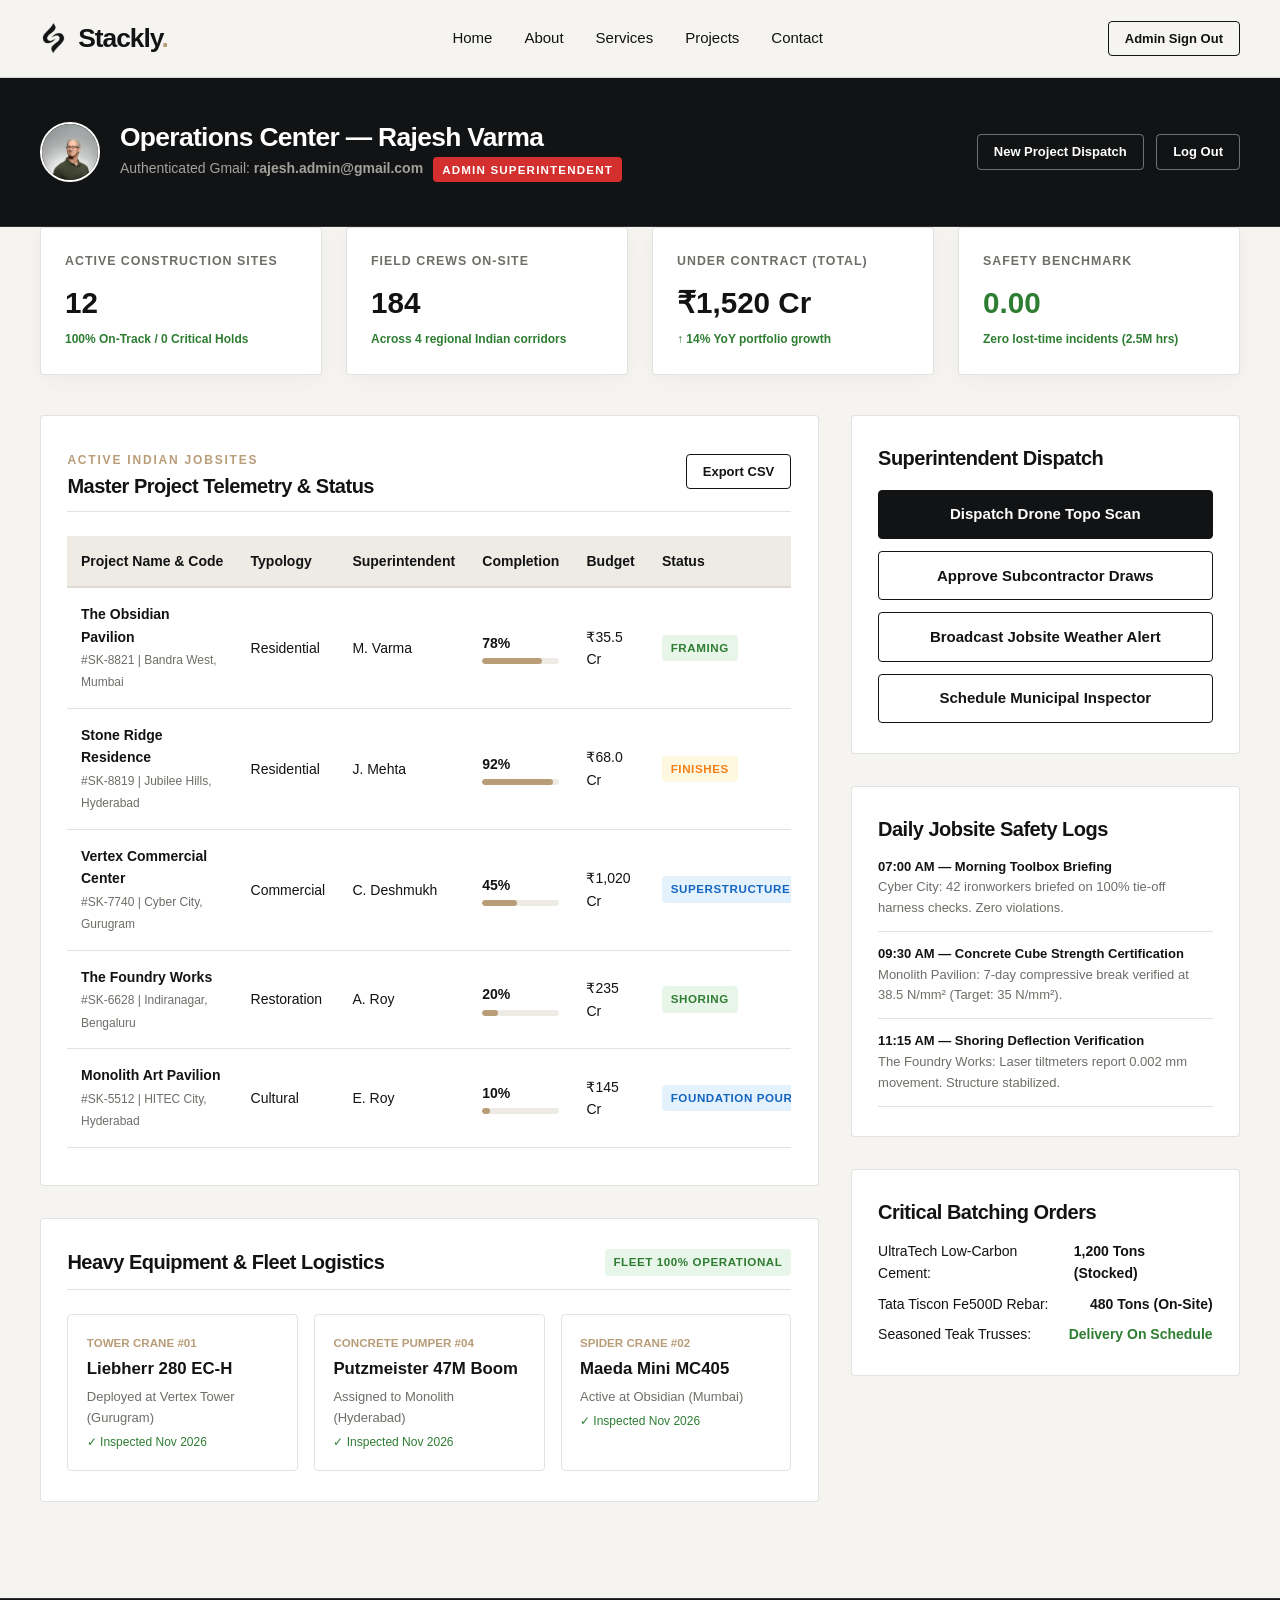
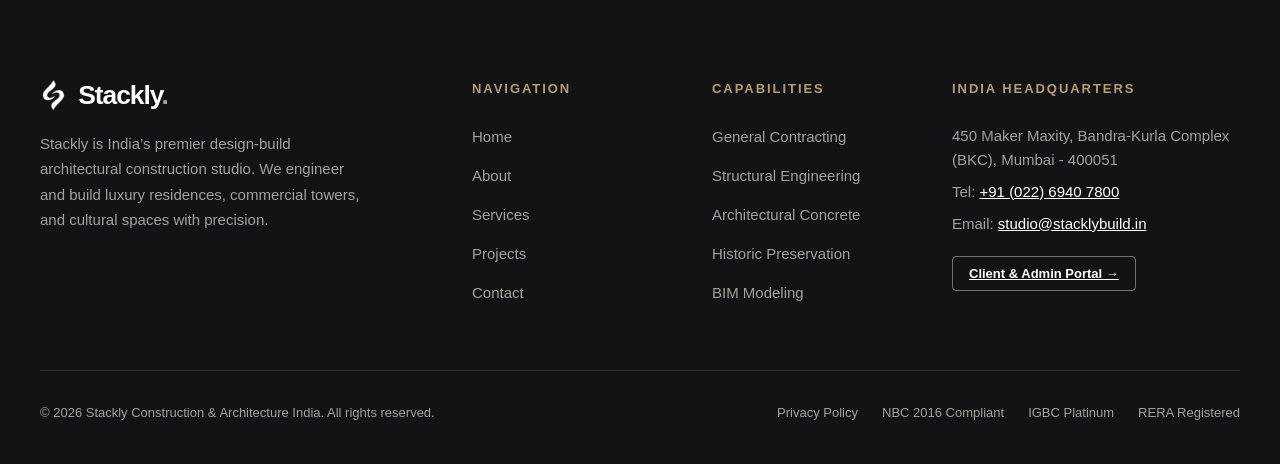
<file: admin-dashboard.html>
<!DOCTYPE html>
<html lang="en">
<head>
  <meta charset="UTF-8">
  <meta name="viewport" content="width=device-width, initial-scale=1.0">
  <title>Stackly</title>
  <link rel="icon" type="image/webp" href="images/logo-white.webp">
  <link rel="stylesheet" href="css/style.css">
</head>
<body>

  <!-- Universal Header -->
  <header class="site-header">
    <div class="container header-inner">
      <a href="index.html" class="brand-logo">
        <img src="images/logo-black.webp" alt="Stackly Logo" class="brand-logo-img">
        <span class="brand-logo-text">Stackly<span class="brand-logo-dot">.</span></span>
      </a>
      
      <nav class="nav-desktop">
        <a href="index.html" class="nav-link">Home</a>
        <a href="about.html" class="nav-link">About</a>
        <a href="services.html" class="nav-link">Services</a>
        <a href="projects.html" class="nav-link">Projects</a>
        <a href="contact.html" class="nav-link">Contact</a>
      </nav>

      <div class="header-actions">
        <a href="login.html" class="btn btn-secondary btn-sm btn-logout">Admin Sign Out</a>
        <button class="mobile-toggle" aria-label="Toggle navigation menu">
          <span></span>
          <span></span>
          <span></span>
        </button>
      </div>
    </div>

    <!-- Mobile Drawer -->
    <div class="mobile-nav-drawer">
      <a href="index.html" class="nav-link">Home</a>
      <a href="about.html" class="nav-link">About</a>
      <a href="services.html" class="nav-link">Services</a>
      <a href="projects.html" class="nav-link">Projects</a>
      <a href="contact.html" class="nav-link">Contact</a>
      <a href="login.html" class="btn btn-secondary btn-block btn-logout">Admin Sign Out</a>
    </div>
  </header>

  <main>
    <!-- Admin Welcome Banner -->
    <section class="dashboard-header-banner">
      <div class="container dash-welcome">
        <div class="dash-user-meta">
          <div class="dash-avatar" style="border-color: #ffffff;">
            <img src="images/admin-avatar.webp" alt="Admin Profile">
          </div>
          <div class="dash-user-info">
            <h2>Operations Center — <span class="user-display-name">Rajesh Varma</span></h2>
            <p>
              Authenticated Gmail: <strong class="user-display-email">rajesh.admin@gmail.com</strong>
              <span class="dash-role-tag" style="background-color: #d32f2f;">ADMIN SUPERINTENDENT</span>
            </p>
          </div>
        </div>

        <div>
          <a href="404.html" class="btn btn-outline-light btn-sm redirect-404">New Project Dispatch</a>
          <a href="login.html" class="btn btn-secondary btn-sm btn-logout" style="color: #fff; border-color: rgba(255,255,255,0.4); margin-left: 0.5rem;">Log Out</a>
        </div>
      </div>
    </section>

    <!-- Admin Content -->
    <div class="container" style="padding-top: 2rem;">
      <!-- Operations Stats -->
      <div class="dash-grid-stats">
        <div class="stat-card-dash">
          <div class="label">Active Construction Sites</div>
          <div class="val">12</div>
          <div class="sub">100% On-Track / 0 Critical Holds</div>
        </div>

        <div class="stat-card-dash">
          <div class="label">Field Crews On-Site</div>
          <div class="val">184</div>
          <div class="sub">Across 4 regional Indian corridors</div>
        </div>

        <div class="stat-card-dash">
          <div class="label">Under Contract (Total)</div>
          <div class="val">₹1,520 Cr</div>
          <div class="sub">&#8593; 14% YoY portfolio growth</div>
        </div>

        <div class="stat-card-dash">
          <div class="label">Safety Benchmark</div>
          <div class="val" style="color: #2e7d32;">0.00</div>
          <div class="sub">Zero lost-time incidents (2.5M hrs)</div>
        </div>
      </div>

      <!-- Master Projects Grid (Protected against overflow at 320px) -->
      <div class="dash-main-grid">
        <!-- Left: Master Jobsite Table -->
        <div>
          <div class="dash-panel">
            <div class="dash-panel-header">
              <div>
                <span class="section-tag" style="margin-bottom: 0.25rem;">Active Indian Jobsites</span>
                <h3 class="dash-panel-title">Master Project Telemetry &amp; Status</h3>
              </div>
              <a href="404.html" class="btn btn-secondary btn-sm redirect-404">Export CSV</a>
            </div>

            <!-- Horizontal Scroll Containment for Table -->
            <div class="data-table-wrap">
              <table class="data-table">
                <thead>
                  <tr>
                    <th>Project Name &amp; Code</th>
                    <th>Typology</th>
                    <th>Superintendent</th>
                    <th>Completion</th>
                    <th>Budget</th>
                    <th>Status</th>
                  </tr>
                </thead>
                <tbody>
                  <tr>
                    <td>
                      <strong>The Obsidian Pavilion</strong><br>
                      <span style="font-size: 0.75rem; color: var(--text-muted);">#SK-8821 | Bandra West, Mumbai</span>
                    </td>
                    <td>Residential</td>
                    <td>M. Varma</td>
                    <td>
                      <strong>78%</strong>
                      <div class="progress-bar-wrap" style="height: 6px; margin: 4px 0 0;">
                        <div class="progress-bar-fill" style="width: 78%;" data-target-width="78%"></div>
                      </div>
                    </td>
                    <td>₹35.5 Cr</td>
                    <td><span class="badge-tag badge-green">Framing</span></td>
                  </tr>

                  <tr>
                    <td>
                      <strong>Stone Ridge Residence</strong><br>
                      <span style="font-size: 0.75rem; color: var(--text-muted);">#SK-8819 | Jubilee Hills, Hyderabad</span>
                    </td>
                    <td>Residential</td>
                    <td>J. Mehta</td>
                    <td>
                      <strong>92%</strong>
                      <div class="progress-bar-wrap" style="height: 6px; margin: 4px 0 0;">
                        <div class="progress-bar-fill" style="width: 92%;" data-target-width="92%"></div>
                      </div>
                    </td>
                    <td>₹68.0 Cr</td>
                    <td><span class="badge-tag badge-gold">Finishes</span></td>
                  </tr>

                  <tr>
                    <td>
                      <strong>Vertex Commercial Center</strong><br>
                      <span style="font-size: 0.75rem; color: var(--text-muted);">#SK-7740 | Cyber City, Gurugram</span>
                    </td>
                    <td>Commercial</td>
                    <td>C. Deshmukh</td>
                    <td>
                      <strong>45%</strong>
                      <div class="progress-bar-wrap" style="height: 6px; margin: 4px 0 0;">
                        <div class="progress-bar-fill" style="width: 45%;" data-target-width="45%"></div>
                      </div>
                    </td>
                    <td>₹1,020 Cr</td>
                    <td><span class="badge-tag badge-blue">Superstructure</span></td>
                  </tr>

                  <tr>
                    <td>
                      <strong>The Foundry Works</strong><br>
                      <span style="font-size: 0.75rem; color: var(--text-muted);">#SK-6628 | Indiranagar, Bengaluru</span>
                    </td>
                    <td>Restoration</td>
                    <td>A. Roy</td>
                    <td>
                      <strong>20%</strong>
                      <div class="progress-bar-wrap" style="height: 6px; margin: 4px 0 0;">
                        <div class="progress-bar-fill" style="width: 20%;" data-target-width="20%"></div>
                      </div>
                    </td>
                    <td>₹235 Cr</td>
                    <td><span class="badge-tag badge-green">Shoring</span></td>
                  </tr>

                  <tr>
                    <td>
                      <strong>Monolith Art Pavilion</strong><br>
                      <span style="font-size: 0.75rem; color: var(--text-muted);">#SK-5512 | HITEC City, Hyderabad</span>
                    </td>
                    <td>Cultural</td>
                    <td>E. Roy</td>
                    <td>
                      <strong>10%</strong>
                      <div class="progress-bar-wrap" style="height: 6px; margin: 4px 0 0;">
                        <div class="progress-bar-fill" style="width: 10%;" data-target-width="10%"></div>
                      </div>
                    </td>
                    <td>₹145 Cr</td>
                    <td><span class="badge-tag badge-blue">Foundation Pour</span></td>
                  </tr>
                </tbody>
              </table>
            </div>
          </div>

          <!-- Heavy Machinery & Crane Deployment -->
          <div class="dash-panel">
            <div class="dash-panel-header">
              <h3 class="dash-panel-title">Heavy Equipment &amp; Fleet Logistics</h3>
              <span class="badge-tag badge-green">Fleet 100% Operational</span>
            </div>

            <div class="cards-grid-3" style="gap: 1rem;">
              <div style="border: 1px solid var(--border-light); padding: 1.15rem; border-radius: 4px;">
                <div style="font-size: 0.725rem; text-transform: uppercase; color: var(--color-accent); font-weight: 700;">Tower Crane #01</div>
                <div style="font-weight: 800; font-size: 1.05rem; margin: 4px 0;">Liebherr 280 EC-H</div>
                <div style="font-size: 0.8125rem; color: var(--text-muted);">Deployed at Vertex Tower (Gurugram)</div>
                <div style="font-size: 0.75rem; color: #2e7d32; margin-top: 4px;">&#10003; Inspected Nov 2026</div>
              </div>

              <div style="border: 1px solid var(--border-light); padding: 1.15rem; border-radius: 4px;">
                <div style="font-size: 0.725rem; text-transform: uppercase; color: var(--color-accent); font-weight: 700;">Concrete Pumper #04</div>
                <div style="font-weight: 800; font-size: 1.05rem; margin: 4px 0;">Putzmeister 47M Boom</div>
                <div style="font-size: 0.8125rem; color: var(--text-muted);">Assigned to Monolith (Hyderabad)</div>
                <div style="font-size: 0.75rem; color: #2e7d32; margin-top: 4px;">&#10003; Inspected Nov 2026</div>
              </div>

              <div style="border: 1px solid var(--border-light); padding: 1.15rem; border-radius: 4px;">
                <div style="font-size: 0.725rem; text-transform: uppercase; color: var(--color-accent); font-weight: 700;">Spider Crane #02</div>
                <div style="font-weight: 800; font-size: 1.05rem; margin: 4px 0;">Maeda Mini MC405</div>
                <div style="font-size: 0.8125rem; color: var(--text-muted);">Active at Obsidian (Mumbai)</div>
                <div style="font-size: 0.75rem; color: #2e7d32; margin-top: 4px;">&#10003; Inspected Nov 2026</div>
              </div>
            </div>
          </div>
        </div>

        <!-- Right: Admin Operations & Quick Controls (Wrapped buttons to avoid clipping on mobile) -->
        <div>
          <!-- Admin Controls -->
          <div class="dash-panel">
            <h3 class="dash-panel-title" style="margin-bottom: 1.25rem;">Superintendent Dispatch</h3>
            <div style="display: flex; flex-direction: column; gap: 0.75rem;">
              <a href="404.html" class="btn btn-primary btn-block redirect-404">Dispatch Drone Topo Scan</a>
              <a href="404.html" class="btn btn-secondary btn-block redirect-404">Approve Subcontractor Draws</a>
              <a href="404.html" class="btn btn-secondary btn-block redirect-404">Broadcast Jobsite Weather Alert</a>
              <a href="404.html" class="btn btn-secondary btn-block redirect-404">Schedule Municipal Inspector</a>
            </div>
          </div>

          <!-- Live Safety Audit Feed -->
          <div class="dash-panel">
            <h3 class="dash-panel-title" style="margin-bottom: 1rem;">Daily Jobsite Safety Logs</h3>
            <ul style="list-style: none; display: flex; flex-direction: column; gap: 0.75rem;">
              <li style="font-size: 0.8125rem; padding-bottom: 0.75rem; border-bottom: 1px solid var(--border-light);">
                <strong>07:00 AM — Morning Toolbox Briefing</strong>
                <p style="color: var(--text-muted);">Cyber City: 42 ironworkers briefed on 100% tie-off harness checks. Zero violations.</p>
              </li>
              <li style="font-size: 0.8125rem; padding-bottom: 0.75rem; border-bottom: 1px solid var(--border-light);">
                <strong>09:30 AM — Concrete Cube Strength Certification</strong>
                <p style="color: var(--text-muted);">Monolith Pavilion: 7-day compressive break verified at 38.5 N/mm² (Target: 35 N/mm²).</p>
              </li>
              <li style="font-size: 0.8125rem; padding-bottom: 0.75rem; border-bottom: 1px solid var(--border-light);">
                <strong>11:15 AM — Shoring Deflection Verification</strong>
                <p style="color: var(--text-muted);">The Foundry Works: Laser tiltmeters report 0.002 mm movement. Structure stabilized.</p>
              </li>
            </ul>
          </div>

          <!-- Material Inventory Status -->
          <div class="dash-panel">
            <h3 class="dash-panel-title" style="margin-bottom: 1rem;">Critical Batching Orders</h3>
            <div style="font-size: 0.875rem;">
              <div style="display: flex; justify-content: space-between; margin-bottom: 0.5rem;">
                <span>UltraTech Low-Carbon Cement:</span>
                <strong>1,200 Tons (Stocked)</strong>
              </div>
              <div style="display: flex; justify-content: space-between; margin-bottom: 0.5rem;">
                <span>Tata Tiscon Fe500D Rebar:</span>
                <strong>480 Tons (On-Site)</strong>
              </div>
              <div style="display: flex; justify-content: space-between;">
                <span>Seasoned Teak Trusses:</span>
                <strong style="color: #2e7d32;">Delivery On Schedule</strong>
              </div>
            </div>
          </div>
        </div>
      </div>
    </div>
  </main>

  <!-- Universal Footer -->
  <footer class="site-footer">
    <div class="container">
      <div class="footer-top">
        <div class="footer-brand">
          <a href="index.html" class="brand-logo">
          <img src="images/logo-white.webp" alt="Stackly Logo" class="brand-logo-img">
          <span class="brand-logo-text">Stackly<span class="brand-logo-dot">.</span></span>
        </a>
          <p class="footer-desc">
            Stackly is India’s premier design-build architectural construction studio. We engineer and build luxury residences, commercial towers, and cultural spaces with precision.
          </p>
        </div>

        <div class="footer-col">
          <div class="footer-heading">Navigation</div>
          <ul class="footer-links">
            <li><a href="index.html">Home</a></li>
            <li><a href="about.html">About</a></li>
            <li><a href="services.html">Services</a></li>
            <li><a href="projects.html">Projects</a></li>
            <li><a href="contact.html">Contact</a></li>
          </ul>
        </div>

        <div class="footer-col">
          <div class="footer-heading">Capabilities</div>
          <ul class="footer-links">
            <li><a href="404.html">General Contracting</a></li>
            <li><a href="404.html">Structural Engineering</a></li>
            <li><a href="404.html">Architectural Concrete</a></li>
            <li><a href="404.html">Historic Preservation</a></li>
            <li><a href="404.html">BIM Modeling</a></li>
          </ul>
        </div>

        <div class="footer-col footer-contact">
          <div class="footer-heading">India Headquarters</div>
          <p>450 Maker Maxity, Bandra-Kurla Complex (BKC), Mumbai - 400051</p>
          <p>Tel: <a href="404.html">+91 (022) 6940 7800</a></p>
          <p>Email: <a href="404.html">studio@stacklybuild.in</a></p>
          <div style="margin-top: 1.25rem;">
            <a href="login.html" class="btn btn-outline-light btn-sm">Client &amp; Admin Portal &rarr;</a>
          </div>
        </div>
      </div>

      <div class="footer-bottom">
        <div>&copy; 2026 Stackly Construction &amp; Architecture India. All rights reserved.</div>
        <div class="footer-bottom-links">
          <a href="404.html">Privacy Policy</a>
          <a href="404.html">NBC 2016 Compliant</a>
          <a href="404.html">IGBC Platinum</a>
          <a href="404.html">RERA Registered</a>
        </div>
      </div>
    </div>
  </footer>

  <script src="js/main.js"></script>
</body>
</html>
</file>
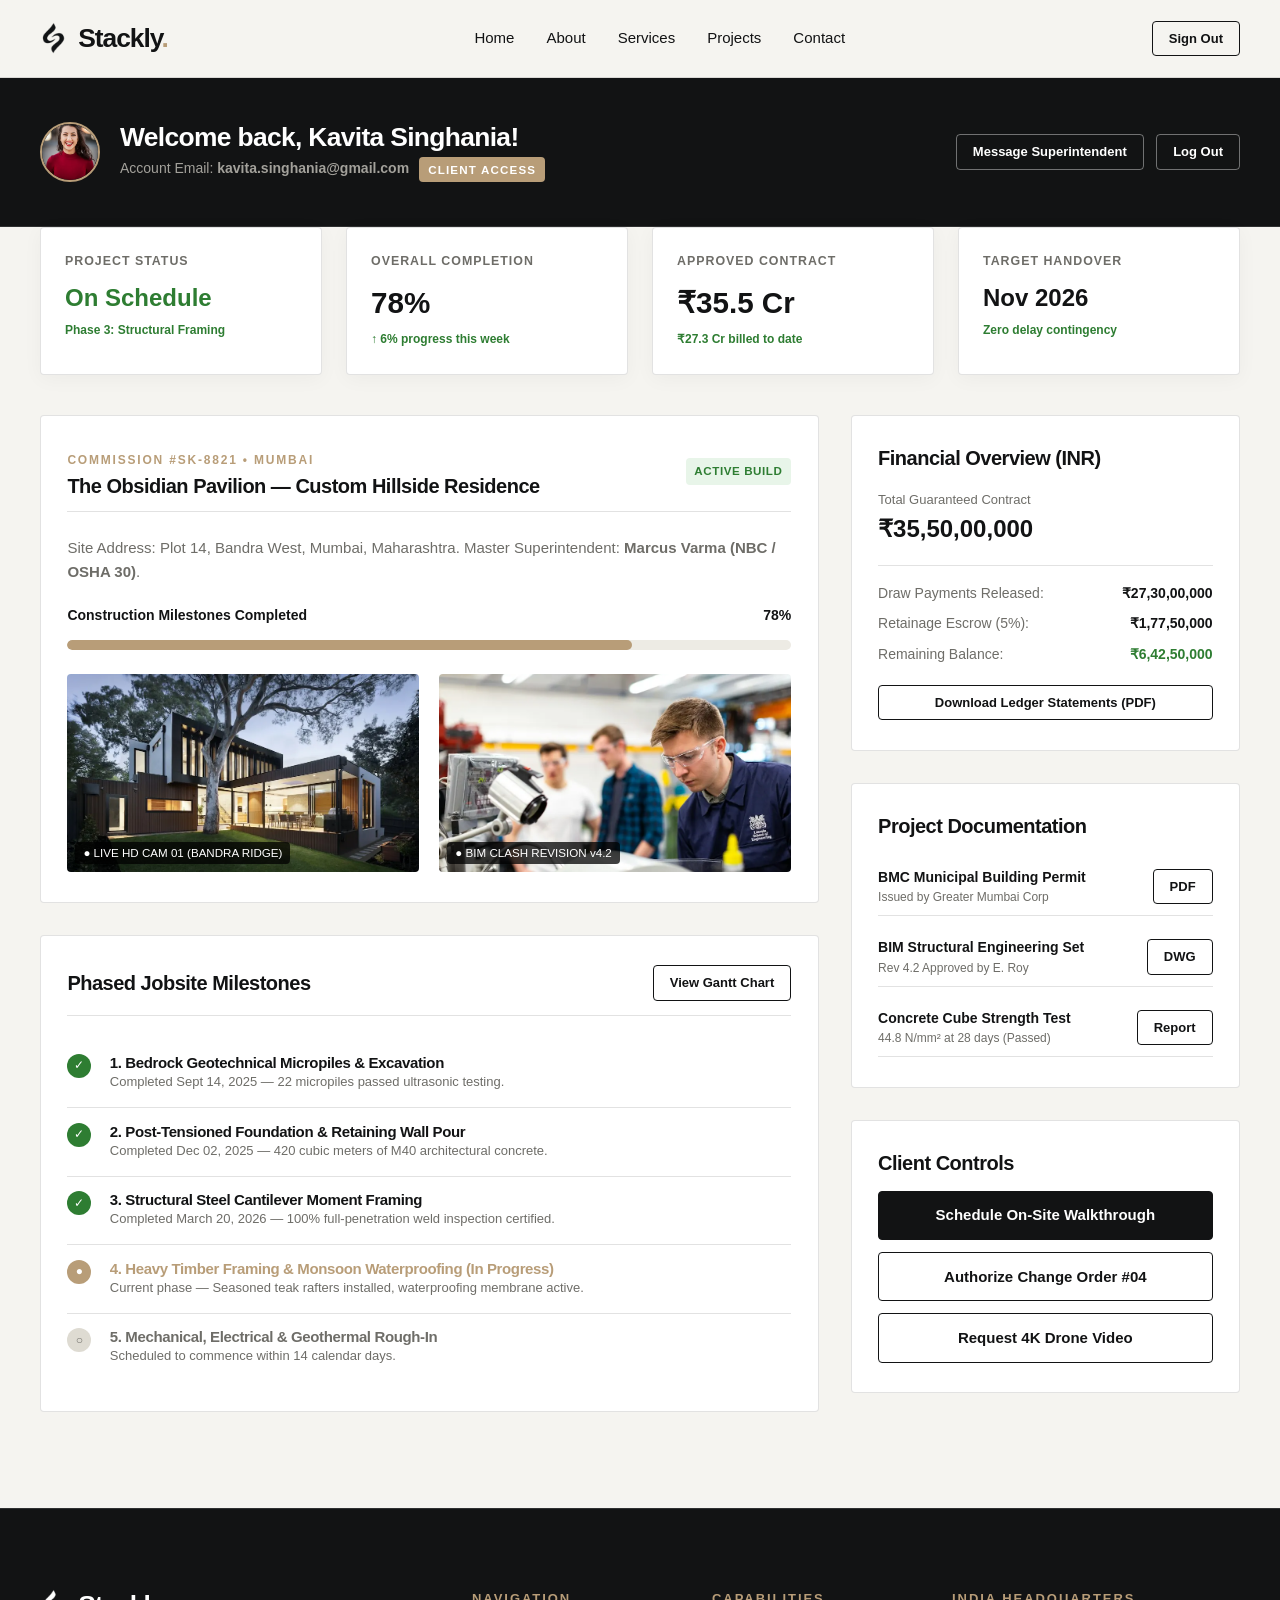
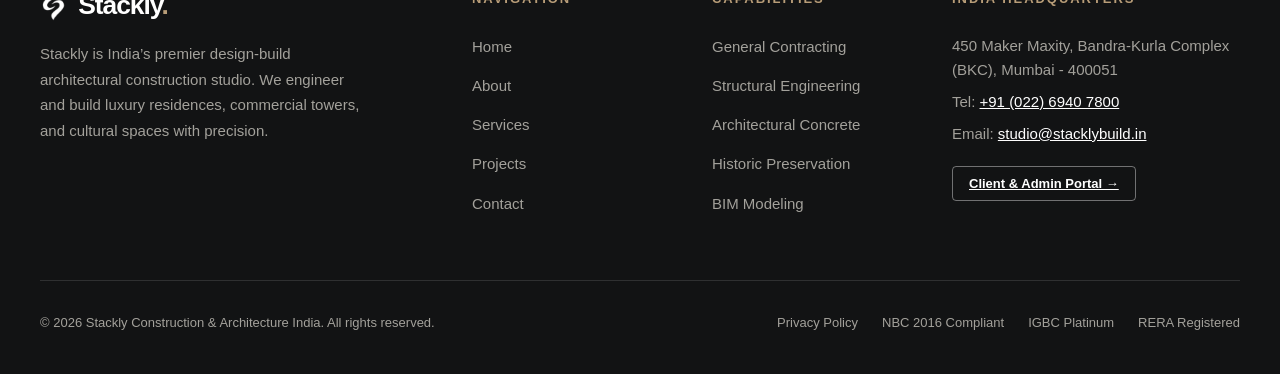
<file: client-dashboard.html>
<!DOCTYPE html>
<html lang="en">
<head>
  <meta charset="UTF-8">
  <meta name="viewport" content="width=device-width, initial-scale=1.0">
  <title>Stackly</title>
  <link rel="icon" type="image/webp" href="images/logo-white.webp">
  <link rel="stylesheet" href="css/style.css">
</head>
<body>

  <!-- Universal Header -->
  <header class="site-header">
    <div class="container header-inner">
      <a href="index.html" class="brand-logo">
        <img src="images/logo-black.webp" alt="Stackly Logo" class="brand-logo-img">
        <span class="brand-logo-text">Stackly<span class="brand-logo-dot">.</span></span>
      </a>
      
      <nav class="nav-desktop">
        <a href="index.html" class="nav-link">Home</a>
        <a href="about.html" class="nav-link">About</a>
        <a href="services.html" class="nav-link">Services</a>
        <a href="projects.html" class="nav-link">Projects</a>
        <a href="contact.html" class="nav-link">Contact</a>
      </nav>

      <div class="header-actions">
        <a href="login.html" class="btn btn-secondary btn-sm btn-logout">Sign Out</a>
        <button class="mobile-toggle" aria-label="Toggle navigation menu">
          <span></span>
          <span></span>
          <span></span>
        </button>
      </div>
    </div>

    <!-- Mobile Drawer -->
    <div class="mobile-nav-drawer">
      <a href="index.html" class="nav-link">Home</a>
      <a href="about.html" class="nav-link">About</a>
      <a href="services.html" class="nav-link">Services</a>
      <a href="projects.html" class="nav-link">Projects</a>
      <a href="contact.html" class="nav-link">Contact</a>
      <a href="login.html" class="btn btn-secondary btn-block btn-logout">Sign Out</a>
    </div>
  </header>

  <main>
    <!-- Client Welcome Banner -->
    <section class="dashboard-header-banner">
      <div class="container dash-welcome">
        <div class="dash-user-meta">
          <div class="dash-avatar">
            <img src="images/client-avatar.webp" alt="Client User Profile">
          </div>
          <div class="dash-user-info">
            <h2>Welcome back, <span class="user-display-name">Kavita Singhania</span>!</h2>
            <p>
              Account Email: <strong class="user-display-email">kavita.singhania@gmail.com</strong>
              <span class="dash-role-tag">CLIENT ACCESS</span>
            </p>
          </div>
        </div>

        <div>
          <a href="404.html" class="btn btn-outline-light btn-sm redirect-404">Message Superintendent</a>
          <a href="login.html" class="btn btn-secondary btn-sm btn-logout" style="color: #fff; border-color: rgba(255,255,255,0.4); margin-left: 0.5rem;">Log Out</a>
        </div>
      </div>
    </section>

    <!-- Client Main Content -->
    <div class="container" style="padding-top: 2rem;">
      <!-- Quick Metric Stats -->
      <div class="dash-grid-stats">
        <div class="stat-card-dash">
          <div class="label">Project Status</div>
          <div class="val" style="font-size: 1.5rem; color: #2e7d32;">On Schedule</div>
          <div class="sub">Phase 3: Structural Framing</div>
        </div>

        <div class="stat-card-dash">
          <div class="label">Overall Completion</div>
          <div class="val">78%</div>
          <div class="sub">&#8593; 6% progress this week</div>
        </div>

        <div class="stat-card-dash">
          <div class="label">Approved Contract</div>
          <div class="val">₹35.5 Cr</div>
          <div class="sub">₹27.3 Cr billed to date</div>
        </div>

        <div class="stat-card-dash">
          <div class="label">Target Handover</div>
          <div class="val" style="font-size: 1.5rem;">Nov 2026</div>
          <div class="sub">Zero delay contingency</div>
        </div>
      </div>

      <!-- Main Dash Layout -->
      <div class="dash-main-grid">
        <!-- Left: Project Progress & Site Feeds -->
        <div>
          <!-- Active Project Overview -->
          <div class="dash-panel">
            <div class="dash-panel-header">
              <div>
                <span class="section-tag" style="margin-bottom: 0.25rem;">Commission #SK-8821 &bull; Mumbai</span>
                <h3 class="dash-panel-title">The Obsidian Pavilion — Custom Hillside Residence</h3>
              </div>
              <span class="badge-tag badge-green">Active Build</span>
            </div>

            <p style="font-size: 0.9375rem; color: var(--text-muted); margin-bottom: 1.25rem;">
              Site Address: Plot 14, Bandra West, Mumbai, Maharashtra. Master Superintendent: <strong>Marcus Varma (NBC / OSHA 30)</strong>.
            </p>

            <div style="margin-bottom: 1.5rem;">
              <div style="display: flex; justify-content: space-between; font-size: 0.875rem; font-weight: 700;">
                <span>Construction Milestones Completed</span>
                <span>78%</span>
              </div>
              <div class="progress-bar-wrap">
                <div class="progress-bar-fill" style="width: 78%;" data-target-width="78%"></div>
              </div>
            </div>

            <div class="cards-grid-2" style="gap: 1.25rem; margin-top: 1.5rem;">
              <div style="border-radius: var(--radius-sm); overflow: hidden; aspect-ratio: 16/9; position: relative; width: 100%;">
                <img src="images/project-1.webp" alt="Live Site Camera View Mumbai" style="width: 100%; height: 100%; object-fit: cover;">
                <span style="position: absolute; bottom: 8px; left: 8px; background: rgba(0,0,0,0.75); color: #fff; font-size: 0.725rem; padding: 2px 8px; border-radius: 4px;">
                  &#9679; LIVE HD CAM 01 (BANDRA RIDGE)
                </span>
              </div>

              <div style="border-radius: var(--radius-sm); overflow: hidden; aspect-ratio: 16/9; position: relative; width: 100%;">
                <img src="images/blueprint-case.webp" alt="3D BIM Model Blueprint View" style="width: 100%; height: 100%; object-fit: cover;">
                <span style="position: absolute; bottom: 8px; left: 8px; background: rgba(0,0,0,0.75); color: #fff; font-size: 0.725rem; padding: 2px 8px; border-radius: 4px;">
                  &#9679; BIM CLASH REVISION v4.2
                </span>
              </div>
            </div>
          </div>

          <!-- Phased Construction Milestones -->
          <div class="dash-panel">
            <div class="dash-panel-header">
              <h3 class="dash-panel-title">Phased Jobsite Milestones</h3>
              <a href="404.html" class="btn btn-secondary btn-sm redirect-404">View Gantt Chart</a>
            </div>

            <ul class="milestone-list">
              <li class="milestone-item">
                <div class="milestone-status status-done">&#10003;</div>
                <div>
                  <h4 style="font-size: 0.9375rem;">1. Bedrock Geotechnical Micropiles &amp; Excavation</h4>
                  <p style="font-size: 0.8125rem; color: var(--text-muted);">Completed Sept 14, 2025 — 22 micropiles passed ultrasonic testing.</p>
                </div>
              </li>
              <li class="milestone-item">
                <div class="milestone-status status-done">&#10003;</div>
                <div>
                  <h4 style="font-size: 0.9375rem;">2. Post-Tensioned Foundation &amp; Retaining Wall Pour</h4>
                  <p style="font-size: 0.8125rem; color: var(--text-muted);">Completed Dec 02, 2025 — 420 cubic meters of M40 architectural concrete.</p>
                </div>
              </li>
              <li class="milestone-item">
                <div class="milestone-status status-done">&#10003;</div>
                <div>
                  <h4 style="font-size: 0.9375rem;">3. Structural Steel Cantilever Moment Framing</h4>
                  <p style="font-size: 0.8125rem; color: var(--text-muted);">Completed March 20, 2026 — 100% full-penetration weld inspection certified.</p>
                </div>
              </li>
              <li class="milestone-item">
                <div class="milestone-status status-ongoing">&#9679;</div>
                <div>
                  <h4 style="font-size: 0.9375rem; color: var(--color-accent);">4. Heavy Timber Framing &amp; Monsoon Waterproofing (In Progress)</h4>
                  <p style="font-size: 0.8125rem; color: var(--text-muted);">Current phase — Seasoned teak rafters installed, waterproofing membrane active.</p>
                </div>
              </li>
              <li class="milestone-item">
                <div class="milestone-status status-pending">&#9675;</div>
                <div>
                  <h4 style="font-size: 0.9375rem; color: var(--text-muted);">5. Mechanical, Electrical &amp; Geothermal Rough-In</h4>
                  <p style="font-size: 0.8125rem; color: var(--text-muted);">Scheduled to commence within 14 calendar days.</p>
                </div>
              </li>
            </ul>
          </div>
        </div>

        <!-- Right: Invoicing, Documents & Quick Actions -->
        <div>
          <!-- Financial Summary in INR -->
          <div class="dash-panel">
            <h3 class="dash-panel-title" style="margin-bottom: 1.25rem;">Financial Overview (INR)</h3>
            <div style="margin-bottom: 1rem; padding-bottom: 1rem; border-bottom: 1px solid var(--border-light);">
              <div style="font-size: 0.8125rem; color: var(--text-muted);">Total Guaranteed Contract</div>
              <div style="font-size: 1.5rem; font-weight: 800;">₹35,50,00,000</div>
            </div>
            <div style="display: flex; justify-content: space-between; font-size: 0.875rem; margin-bottom: 0.5rem;">
              <span style="color: var(--text-muted);">Draw Payments Released:</span>
              <strong>₹27,30,00,000</strong>
            </div>
            <div style="display: flex; justify-content: space-between; font-size: 0.875rem; margin-bottom: 0.5rem;">
              <span style="color: var(--text-muted);">Retainage Escrow (5%):</span>
              <strong>₹1,77,50,000</strong>
            </div>
            <div style="display: flex; justify-content: space-between; font-size: 0.875rem; margin-bottom: 1.25rem;">
              <span style="color: var(--text-muted);">Remaining Balance:</span>
              <strong style="color: #2e7d32;">₹6,42,50,000</strong>
            </div>
            <a href="404.html" class="btn btn-secondary btn-block btn-sm redirect-404">Download Ledger Statements (PDF)</a>
          </div>

          <!-- Document Repository -->
          <div class="dash-panel">
            <h3 class="dash-panel-title" style="margin-bottom: 1.25rem;">Project Documentation</h3>
            <ul style="list-style: none; display: flex; flex-direction: column; gap: 0.75rem;">
              <li style="display: flex; justify-content: space-between; align-items: center; font-size: 0.875rem; padding: 0.5rem 0; border-bottom: 1px solid var(--border-light);">
                <div>
                  <strong>BMC Municipal Building Permit</strong>
                  <div style="font-size: 0.75rem; color: var(--text-muted);">Issued by Greater Mumbai Corp</div>
                </div>
                <a href="404.html" class="btn btn-secondary btn-sm redirect-404">PDF</a>
              </li>
              <li style="display: flex; justify-content: space-between; align-items: center; font-size: 0.875rem; padding: 0.5rem 0; border-bottom: 1px solid var(--border-light);">
                <div>
                  <strong>BIM Structural Engineering Set</strong>
                  <div style="font-size: 0.75rem; color: var(--text-muted);">Rev 4.2 Approved by E. Roy</div>
                </div>
                <a href="404.html" class="btn btn-secondary btn-sm redirect-404">DWG</a>
              </li>
              <li style="display: flex; justify-content: space-between; align-items: center; font-size: 0.875rem; padding: 0.5rem 0; border-bottom: 1px solid var(--border-light);">
                <div>
                  <strong>Concrete Cube Strength Test</strong>
                  <div style="font-size: 0.75rem; color: var(--text-muted);">44.8 N/mm² at 28 days (Passed)</div>
                </div>
                <a href="404.html" class="btn btn-secondary btn-sm redirect-404">Report</a>
              </li>
            </ul>
          </div>

          <!-- Quick Actions (Redirects to 404 per prompt) -->
          <div class="dash-panel">
            <h3 class="dash-panel-title" style="margin-bottom: 1rem;">Client Controls</h3>
            <div style="display: flex; flex-direction: column; gap: 0.75rem;">
              <a href="404.html" class="btn btn-primary btn-block redirect-404">Schedule On-Site Walkthrough</a>
              <a href="404.html" class="btn btn-secondary btn-block redirect-404">Authorize Change Order #04</a>
              <a href="404.html" class="btn btn-secondary btn-block redirect-404">Request 4K Drone Video</a>
            </div>
          </div>
        </div>
      </div>
    </div>
  </main>

  <!-- Universal Footer -->
  <footer class="site-footer">
    <div class="container">
      <div class="footer-top">
        <div class="footer-brand">
          <a href="index.html" class="brand-logo">
          <img src="images/logo-white.webp" alt="Stackly Logo" class="brand-logo-img">
          <span class="brand-logo-text">Stackly<span class="brand-logo-dot">.</span></span>
        </a>
          <p class="footer-desc">
            Stackly is India’s premier design-build architectural construction studio. We engineer and build luxury residences, commercial towers, and cultural spaces with precision.
          </p>
        </div>

        <div class="footer-col">
          <div class="footer-heading">Navigation</div>
          <ul class="footer-links">
            <li><a href="index.html">Home</a></li>
            <li><a href="about.html">About</a></li>
            <li><a href="services.html">Services</a></li>
            <li><a href="projects.html">Projects</a></li>
            <li><a href="contact.html">Contact</a></li>
          </ul>
        </div>

        <div class="footer-col">
          <div class="footer-heading">Capabilities</div>
          <ul class="footer-links">
            <li><a href="404.html">General Contracting</a></li>
            <li><a href="404.html">Structural Engineering</a></li>
            <li><a href="404.html">Architectural Concrete</a></li>
            <li><a href="404.html">Historic Preservation</a></li>
            <li><a href="404.html">BIM Modeling</a></li>
          </ul>
        </div>

        <div class="footer-col footer-contact">
          <div class="footer-heading">India Headquarters</div>
          <p>450 Maker Maxity, Bandra-Kurla Complex (BKC), Mumbai - 400051</p>
          <p>Tel: <a href="404.html">+91 (022) 6940 7800</a></p>
          <p>Email: <a href="404.html">studio@stacklybuild.in</a></p>
          <div style="margin-top: 1.25rem;">
            <a href="login.html" class="btn btn-outline-light btn-sm">Client &amp; Admin Portal &rarr;</a>
          </div>
        </div>
      </div>

      <div class="footer-bottom">
        <div>&copy; 2026 Stackly Construction &amp; Architecture India. All rights reserved.</div>
        <div class="footer-bottom-links">
          <a href="404.html">Privacy Policy</a>
          <a href="404.html">NBC 2016 Compliant</a>
          <a href="404.html">IGBC Platinum</a>
          <a href="404.html">RERA Registered</a>
        </div>
      </div>
    </div>
  </footer>

  <script src="js/main.js"></script>
</body>
</html>
</file>
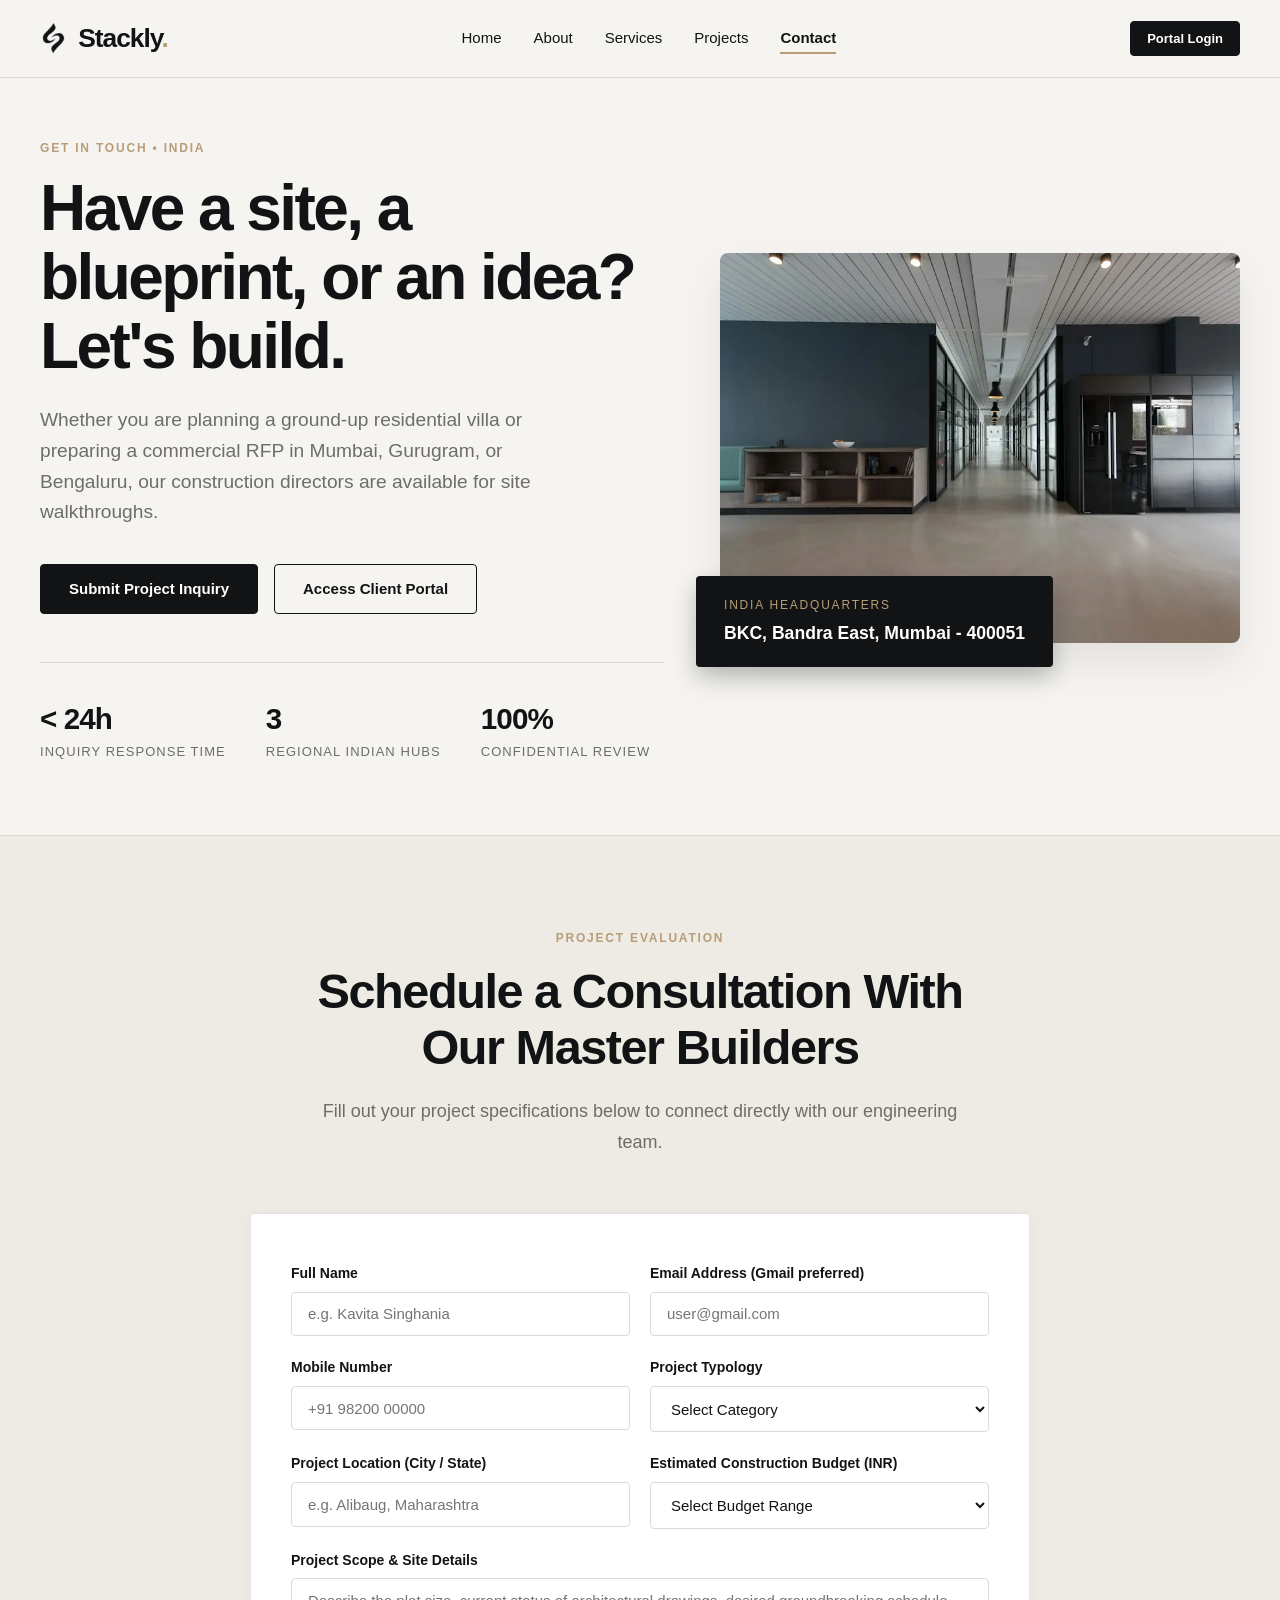
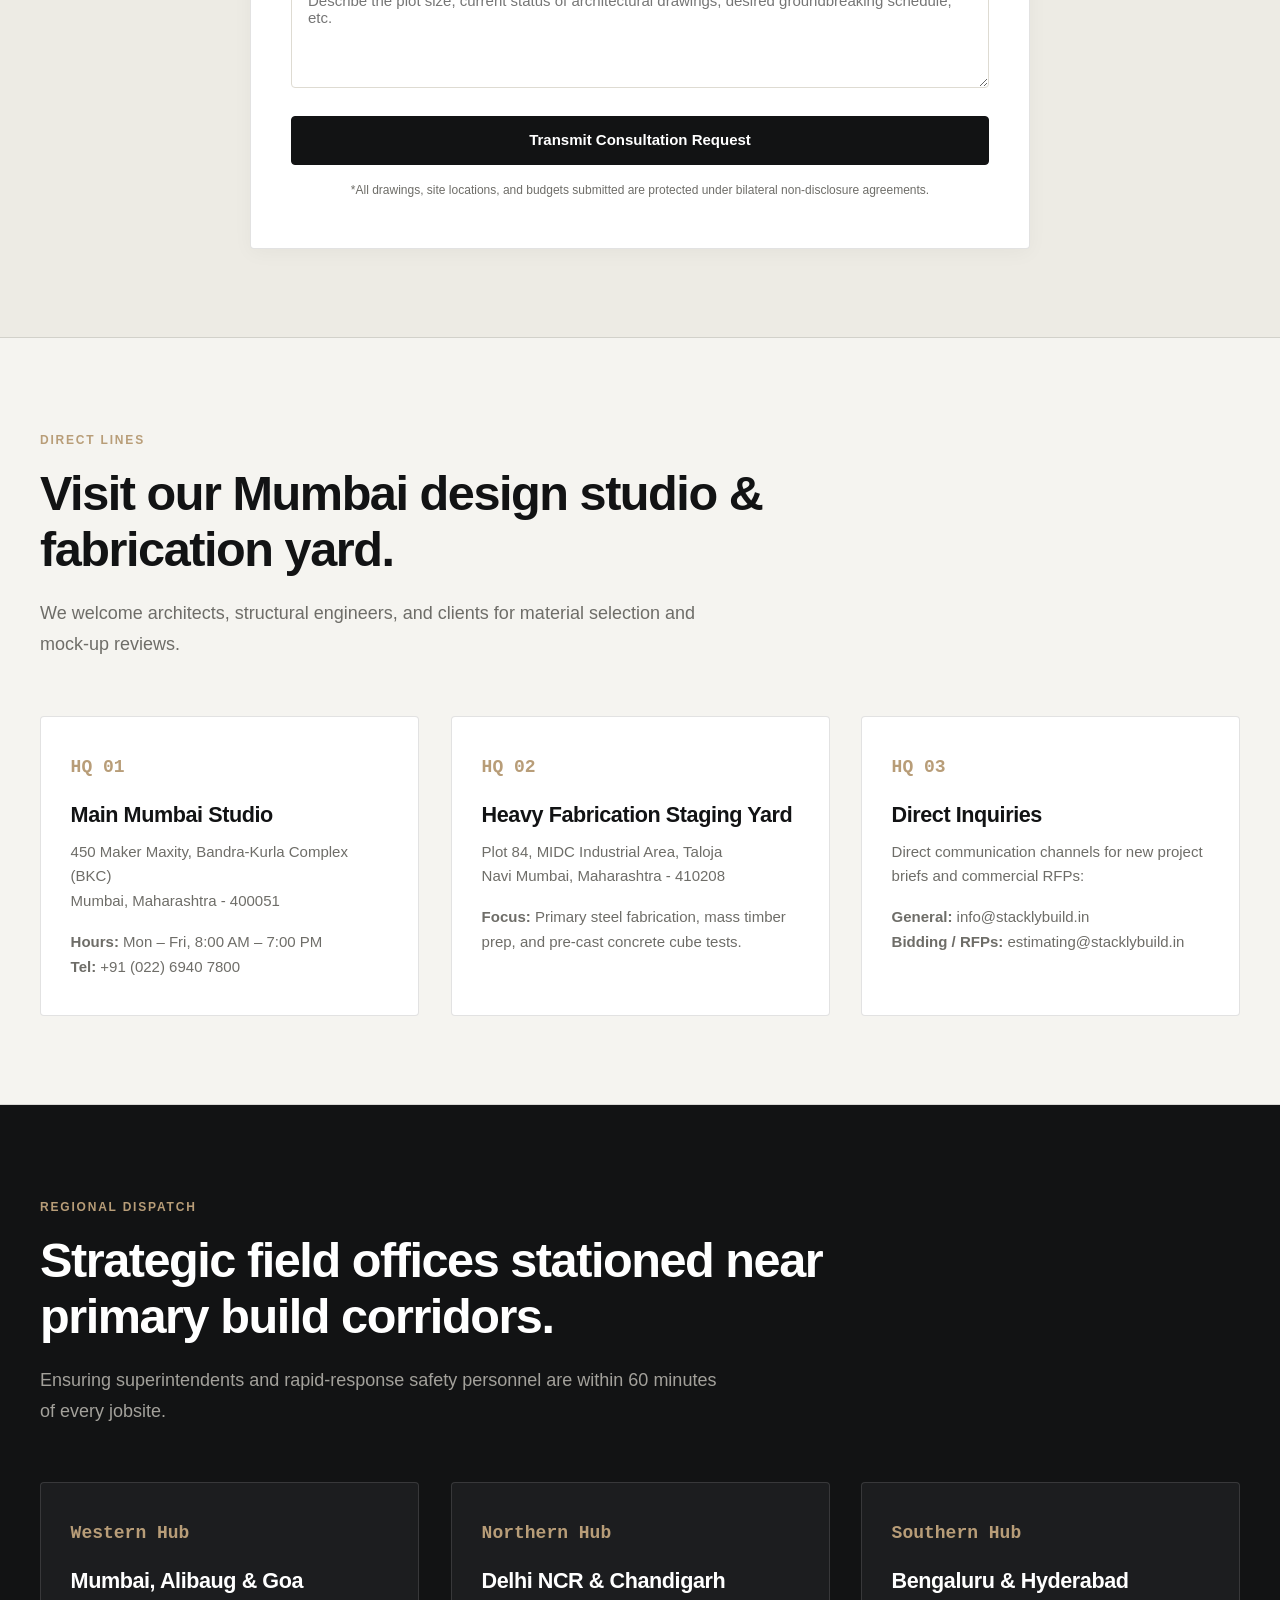
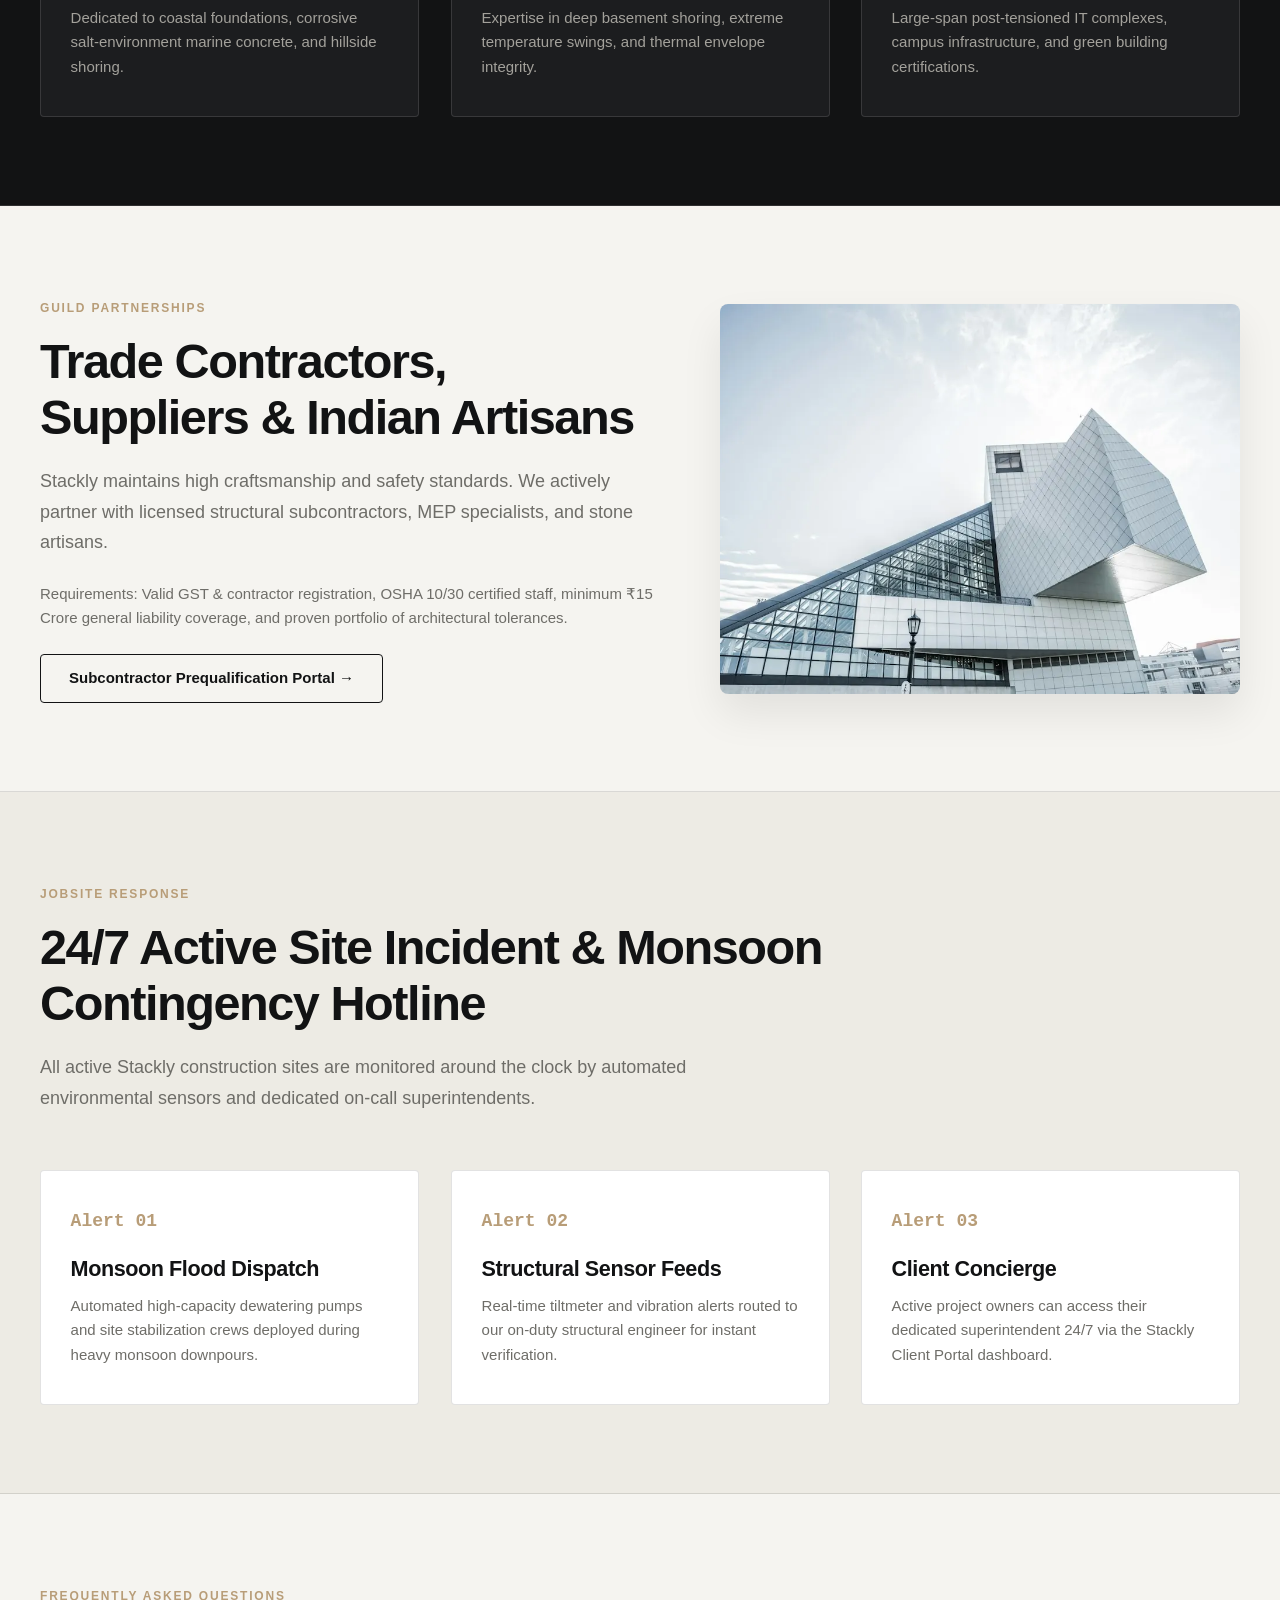
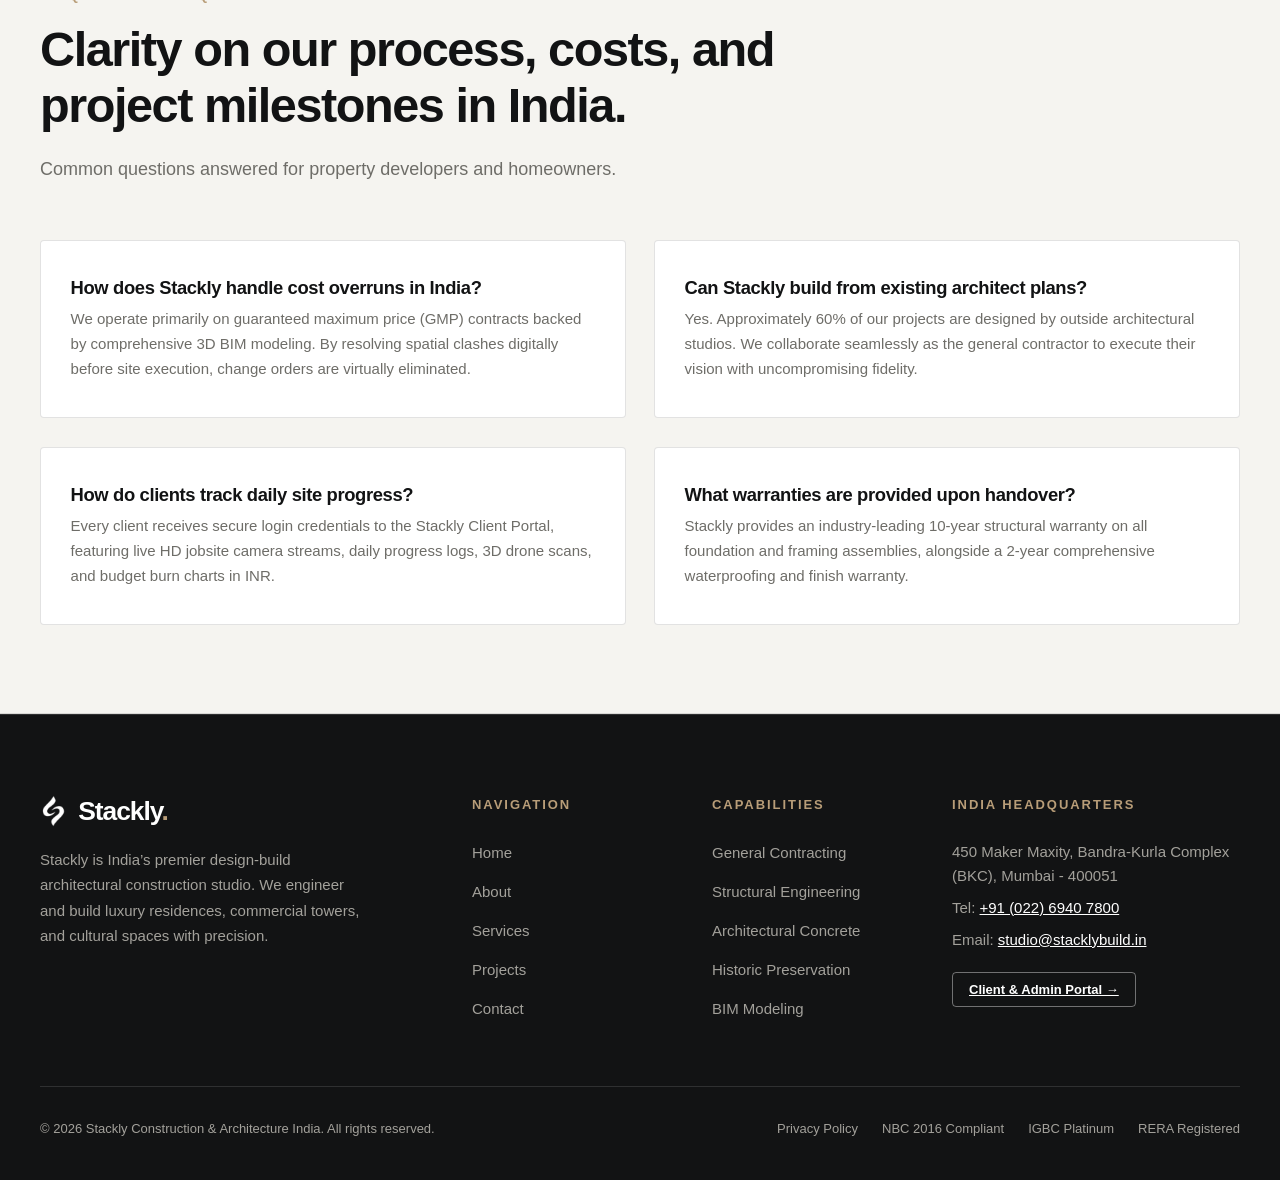
<file: contact.html>
<!DOCTYPE html>
<html lang="en">
<head>
  <meta charset="UTF-8">
  <meta name="viewport" content="width=device-width, initial-scale=1.0">
  <title>Stackly</title>
  <link rel="icon" type="image/webp" href="images/logo-white.webp">
  <link rel="stylesheet" href="css/style.css">
</head>
<body>

  <!-- Universal Header -->
  <header class="site-header">
    <div class="container header-inner">
      <a href="index.html" class="brand-logo">
        <img src="images/logo-black.webp" alt="Stackly Logo" class="brand-logo-img">
        <span class="brand-logo-text">Stackly<span class="brand-logo-dot">.</span></span>
      </a>
      
      <nav class="nav-desktop">
        <a href="index.html" class="nav-link">Home</a>
        <a href="about.html" class="nav-link">About</a>
        <a href="services.html" class="nav-link">Services</a>
        <a href="projects.html" class="nav-link">Projects</a>
        <a href="contact.html" class="nav-link active">Contact</a>
      </nav>

      <div class="header-actions">
        <a href="login.html" class="btn btn-primary btn-sm">Portal Login</a>
        <button class="mobile-toggle" aria-label="Toggle navigation menu">
          <span></span>
          <span></span>
          <span></span>
        </button>
      </div>
    </div>

    <!-- Mobile Drawer -->
    <div class="mobile-nav-drawer">
      <a href="index.html" class="nav-link">Home</a>
      <a href="about.html" class="nav-link">About</a>
      <a href="services.html" class="nav-link">Services</a>
      <a href="projects.html" class="nav-link">Projects</a>
      <a href="contact.html" class="nav-link active">Contact</a>
      <a href="login.html" class="btn btn-primary btn-block">Client / Admin Portal</a>
    </div>
  </header>

  <main>
    <!-- SECTION 1: Contact Hero -->
    <section class="section hero-editorial" id="contact-hero">
      <div class="container hero-grid">
        <div class="hero-content">
          <span class="section-tag animate-hero-tag">Get In Touch &bull; India</span>
          <h1 class="animate-hero-title">Have a site, a blueprint, or an idea? Let's build.</h1>
          <p class="hero-subtitle animate-hero-subtitle">
            Whether you are planning a ground-up residential villa or preparing a commercial RFP in Mumbai, Gurugram, or Bengaluru, our construction directors are available for site walkthroughs.
          </p>
          <div class="hero-actions animate-hero-actions">
            <a href="#consultation-form" class="btn btn-primary">Submit Project Inquiry</a>
            <a href="login.html" class="btn btn-secondary">Access Client Portal</a>
          </div>
          <div class="hero-stats-bar animate-hero-stats">
            <div class="stat-item">
              <div class="stat-num">&lt; 24h</div>
              <div class="stat-label">Inquiry Response Time</div>
            </div>
            <div class="stat-item">
              <div class="stat-num">3</div>
              <div class="stat-label">Regional Indian Hubs</div>
            </div>
            <div class="stat-item">
              <div class="stat-num">100%</div>
              <div class="stat-label">Confidential Review</div>
            </div>
          </div>
        </div>

        <div class="hero-visual animate-hero-visual">
          <div class="hero-image-wrap">
            <img src="images/office-building.webp" alt="Stackly Architecture and Construction Studio Headquarters Mumbai">
          </div>
          <div class="hero-badge-float">
            <span class="badge-title">India Headquarters</span>
            <span class="badge-detail">BKC, Bandra East, Mumbai - 400051</span>
          </div>
        </div>
      </div>
    </section>

    <!-- SECTION 2: Detailed Consultation Form (Clean Responsive Alignment) -->
    <section class="section section-stone" id="consultation-form">
      <div class="container">
        <div class="section-header reveal" style="text-align: center; max-width: 680px; margin-left: auto; margin-right: auto;">
          <span class="section-tag">Project Evaluation</span>
          <h2 class="section-title">Schedule a Consultation With Our Master Builders</h2>
          <p class="section-desc">Fill out your project specifications below to connect directly with our engineering team.</p>
        </div>

        <!-- Form with responsive wrapper class -->
        <div class="form-card-wrapper reveal">
          <form action="404.html" method="GET">
            <div class="cards-grid-2" style="gap: 1.25rem;">
              <div class="form-group">
                <label class="form-label">Full Name</label>
                <input type="text" name="full_name" class="form-control" placeholder="e.g. Kavita Singhania" required>
              </div>
              <div class="form-group">
                <label class="form-label">Email Address (Gmail preferred)</label>
                <input type="email" name="email" class="form-control" placeholder="user@gmail.com" required>
              </div>
            </div>

            <div class="cards-grid-2" style="gap: 1.25rem;">
              <div class="form-group">
                <label class="form-label">Mobile Number</label>
                <input type="tel" name="phone" class="form-control" placeholder="+91 98200 00000" required>
              </div>
              <div class="form-group">
                <label class="form-label">Project Typology</label>
                <select name="project_type" class="form-control" required>
                  <option value="">Select Category</option>
                  <option value="residential">Custom Residential Villa / Farmhouse</option>
                  <option value="commercial">Commercial Tower / IT Park</option>
                  <option value="restoration">Heritage Structural Retrofit</option>
                  <option value="interior">Luxury Architectural Millwork</option>
                </select>
              </div>
            </div>

            <div class="cards-grid-2" style="gap: 1.25rem;">
              <div class="form-group">
                <label class="form-label">Project Location (City / State)</label>
                <input type="text" name="location" class="form-control" placeholder="e.g. Alibaug, Maharashtra" required>
              </div>
              <div class="form-group">
                <label class="form-label">Estimated Construction Budget (INR)</label>
                <select name="budget" class="form-control" required>
                  <option value="">Select Budget Range</option>
                  <option value="5cr-15cr">₹5 Crore – ₹15 Crore</option>
                  <option value="15cr-50cr">₹15 Crore – ₹50 Crore</option>
                  <option value="50cr+">₹50 Crore – ₹250+ Crore</option>
                </select>
              </div>
            </div>

            <div class="form-group">
              <label class="form-label">Project Scope &amp; Site Details</label>
              <textarea name="message" class="form-control" placeholder="Describe the plot size, current status of architectural drawings, desired groundbreaking schedule, etc." required></textarea>
            </div>

            <button type="submit" class="btn btn-primary btn-block">Transmit Consultation Request</button>
            <p style="font-size: 0.75rem; color: var(--text-muted); text-align: center; margin-top: 1rem;">
              *All drawings, site locations, and budgets submitted are protected under bilateral non-disclosure agreements.
            </p>
          </form>
        </div>
      </div>
    </section>

    <!-- SECTION 3: Studio & Construction Headquarters -->
    <section class="section" id="headquarters">
      <div class="container">
        <div class="section-header reveal">
          <span class="section-tag">Direct Lines</span>
          <h2 class="section-title">Visit our Mumbai design studio &amp; fabrication yard.</h2>
          <p class="section-desc">We welcome architects, structural engineers, and clients for material selection and mock-up reviews.</p>
        </div>

        <div class="cards-grid-3">
          <div class="feature-card reveal stagger-1">
            <div class="card-num">HQ 01</div>
            <h3>Main Mumbai Studio</h3>
            <p style="margin-bottom: 1rem;">450 Maker Maxity, Bandra-Kurla Complex (BKC)<br>Mumbai, Maharashtra - 400051</p>
            <p><strong>Hours:</strong> Mon – Fri, 8:00 AM – 7:00 PM</p>
            <p><strong>Tel:</strong> +91 (022) 6940 7800</p>
          </div>

          <div class="feature-card reveal stagger-2">
            <div class="card-num">HQ 02</div>
            <h3>Heavy Fabrication Staging Yard</h3>
            <p style="margin-bottom: 1rem;">Plot 84, MIDC Industrial Area, Taloja<br>Navi Mumbai, Maharashtra - 410208</p>
            <p><strong>Focus:</strong> Primary steel fabrication, mass timber prep, and pre-cast concrete cube tests.</p>
          </div>

          <div class="feature-card reveal stagger-3">
            <div class="card-num">HQ 03</div>
            <h3>Direct Inquiries</h3>
            <p style="margin-bottom: 1rem;">Direct communication channels for new project briefs and commercial RFPs:</p>
            <p><strong>General:</strong> info@stacklybuild.in</p>
            <p><strong>Bidding / RFPs:</strong> estimating@stacklybuild.in</p>
          </div>
        </div>
      </div>
    </section>

    <!-- SECTION 4: Regional Hubs & Dispatch Yards -->
    <section class="section section-dark" id="regional-hubs">
      <div class="container">
        <div class="section-header reveal">
          <span class="section-tag">Regional Dispatch</span>
          <h2 class="section-title" style="color: #ffffff;">Strategic field offices stationed near primary build corridors.</h2>
          <p class="section-desc">Ensuring superintendents and rapid-response safety personnel are within 60 minutes of every jobsite.</p>
        </div>

        <div class="cards-grid-3">
          <div class="feature-card reveal stagger-1" style="background: var(--bg-dark-card); border-color: var(--border-dark); color: #fff;">
            <div class="card-num">Western Hub</div>
            <h3 style="color: #fff;">Mumbai, Alibaug &amp; Goa</h3>
            <p style="color: var(--text-light-muted);">Dedicated to coastal foundations, corrosive salt-environment marine concrete, and hillside shoring.</p>
          </div>
          <div class="feature-card reveal stagger-2" style="background: var(--bg-dark-card); border-color: var(--border-dark); color: #fff;">
            <div class="card-num">Northern Hub</div>
            <h3 style="color: #fff;">Delhi NCR &amp; Chandigarh</h3>
            <p style="color: var(--text-light-muted);">Expertise in deep basement shoring, extreme temperature swings, and thermal envelope integrity.</p>
          </div>
          <div class="feature-card reveal stagger-3" style="background: var(--bg-dark-card); border-color: var(--border-dark); color: #fff;">
            <div class="card-num">Southern Hub</div>
            <h3 style="color: #fff;">Bengaluru &amp; Hyderabad</h3>
            <p style="color: var(--text-light-muted);">Large-span post-tensioned IT complexes, campus infrastructure, and green building certifications.</p>
          </div>
        </div>
      </div>
    </section>

    <!-- SECTION 5: Subcontractor & Trade Partner Channel -->
    <section class="section" id="subcontractors">
      <div class="container hero-grid">
        <div class="hero-content reveal">
          <span class="section-tag">Guild Partnerships</span>
          <h2 class="section-title">Trade Contractors, Suppliers &amp; Indian Artisans</h2>
          <p class="section-desc">
            Stackly maintains high craftsmanship and safety standards. We actively partner with licensed structural subcontractors, MEP specialists, and stone artisans.
          </p>
          <div style="margin-top: 1.5rem;">
            <p style="font-size: 0.9375rem; margin-bottom: 1.5rem; color: var(--text-muted);">
              Requirements: Valid GST &amp; contractor registration, OSHA 10/30 certified staff, minimum ₹15 Crore general liability coverage, and proven portfolio of architectural tolerances.
            </p>
            <a href="404.html" class="btn btn-secondary">Subcontractor Prequalification Portal &rarr;</a>
          </div>
        </div>

        <div class="hero-visual reveal stagger-1">
          <div class="hero-image-wrap">
            <img src="images/cta-construction.webp" alt="Stackly Trade Contractor Guild India">
          </div>
        </div>
      </div>
    </section>

    <!-- SECTION 6: 24/7 Client Emergency & Superintendent Hotline -->
    <section class="section section-stone" id="emergency-support">
      <div class="container">
        <div class="section-header reveal">
          <span class="section-tag">Jobsite Response</span>
          <h2 class="section-title">24/7 Active Site Incident &amp; Monsoon Contingency Hotline</h2>
          <p class="section-desc">All active Stackly construction sites are monitored around the clock by automated environmental sensors and dedicated on-call superintendents.</p>
        </div>

        <div class="cards-grid-3">
          <div class="feature-card reveal stagger-1">
            <div class="card-num">Alert 01</div>
            <h3>Monsoon Flood Dispatch</h3>
            <p>Automated high-capacity dewatering pumps and site stabilization crews deployed during heavy monsoon downpours.</p>
          </div>
          <div class="feature-card reveal stagger-2">
            <div class="card-num">Alert 02</div>
            <h3>Structural Sensor Feeds</h3>
            <p>Real-time tiltmeter and vibration alerts routed to our on-duty structural engineer for instant verification.</p>
          </div>
          <div class="feature-card reveal stagger-3">
            <div class="card-num">Alert 03</div>
            <h3>Client Concierge</h3>
            <p>Active project owners can access their dedicated superintendent 24/7 via the Stackly Client Portal dashboard.</p>
          </div>
        </div>
      </div>
    </section>

    <!-- SECTION 7: Construction FAQ Accordion -->
    <section class="section" id="faqs">
      <div class="container">
        <div class="section-header reveal">
          <span class="section-tag">Frequently Asked Questions</span>
          <h2 class="section-title">Clarity on our process, costs, and project milestones in India.</h2>
          <p class="section-desc">Common questions answered for property developers and homeowners.</p>
        </div>

        <div class="cards-grid-2" style="gap: 1.75rem;">
          <div class="feature-card reveal stagger-1">
            <h3 style="font-size: 1.15rem; margin-bottom: 0.5rem;">How does Stackly handle cost overruns in India?</h3>
            <p>We operate primarily on guaranteed maximum price (GMP) contracts backed by comprehensive 3D BIM modeling. By resolving spatial clashes digitally before site execution, change orders are virtually eliminated.</p>
          </div>

          <div class="feature-card reveal stagger-2">
            <h3 style="font-size: 1.15rem; margin-bottom: 0.5rem;">Can Stackly build from existing architect plans?</h3>
            <p>Yes. Approximately 60% of our projects are designed by outside architectural studios. We collaborate seamlessly as the general contractor to execute their vision with uncompromising fidelity.</p>
          </div>

          <div class="feature-card reveal stagger-3">
            <h3 style="font-size: 1.15rem; margin-bottom: 0.5rem;">How do clients track daily site progress?</h3>
            <p>Every client receives secure login credentials to the Stackly Client Portal, featuring live HD jobsite camera streams, daily progress logs, 3D drone scans, and budget burn charts in INR.</p>
          </div>

          <div class="feature-card reveal stagger-4">
            <h3 style="font-size: 1.15rem; margin-bottom: 0.5rem;">What warranties are provided upon handover?</h3>
            <p>Stackly provides an industry-leading 10-year structural warranty on all foundation and framing assemblies, alongside a 2-year comprehensive waterproofing and finish warranty.</p>
          </div>
        </div>
      </div>
    </section>
  </main>

  <!-- Universal Footer -->
  <footer class="site-footer">
    <div class="container">
      <div class="footer-top">
        <div class="footer-brand">
          <a href="index.html" class="brand-logo">
          <img src="images/logo-white.webp" alt="Stackly Logo" class="brand-logo-img">
          <span class="brand-logo-text">Stackly<span class="brand-logo-dot">.</span></span>
        </a>
          <p class="footer-desc">
            Stackly is India’s premier design-build architectural construction studio. We engineer and build luxury residences, commercial towers, and cultural spaces with precision.
          </p>
        </div>

        <div class="footer-col">
          <div class="footer-heading">Navigation</div>
          <ul class="footer-links">
            <li><a href="index.html">Home</a></li>
            <li><a href="about.html">About</a></li>
            <li><a href="services.html">Services</a></li>
            <li><a href="projects.html">Projects</a></li>
            <li><a href="contact.html">Contact</a></li>
          </ul>
        </div>

        <div class="footer-col">
          <div class="footer-heading">Capabilities</div>
          <ul class="footer-links">
            <li><a href="404.html">General Contracting</a></li>
            <li><a href="404.html">Structural Engineering</a></li>
            <li><a href="404.html">Architectural Concrete</a></li>
            <li><a href="404.html">Historic Preservation</a></li>
            <li><a href="404.html">BIM Modeling</a></li>
          </ul>
        </div>

        <div class="footer-col footer-contact">
          <div class="footer-heading">India Headquarters</div>
          <p>450 Maker Maxity, Bandra-Kurla Complex (BKC), Mumbai - 400051</p>
          <p>Tel: <a href="404.html">+91 (022) 6940 7800</a></p>
          <p>Email: <a href="404.html">studio@stacklybuild.in</a></p>
          <div style="margin-top: 1.25rem;">
            <a href="login.html" class="btn btn-outline-light btn-sm">Client &amp; Admin Portal &rarr;</a>
          </div>
        </div>
      </div>

      <div class="footer-bottom">
        <div>&copy; 2026 Stackly Construction &amp; Architecture India. All rights reserved.</div>
        <div class="footer-bottom-links">
          <a href="404.html">Privacy Policy</a>
          <a href="404.html">NBC 2016 Compliant</a>
          <a href="404.html">IGBC Platinum</a>
          <a href="404.html">RERA Registered</a>
        </div>
      </div>
    </div>
  </footer>

  <script src="js/main.js"></script>
</body>
</html>
</file>
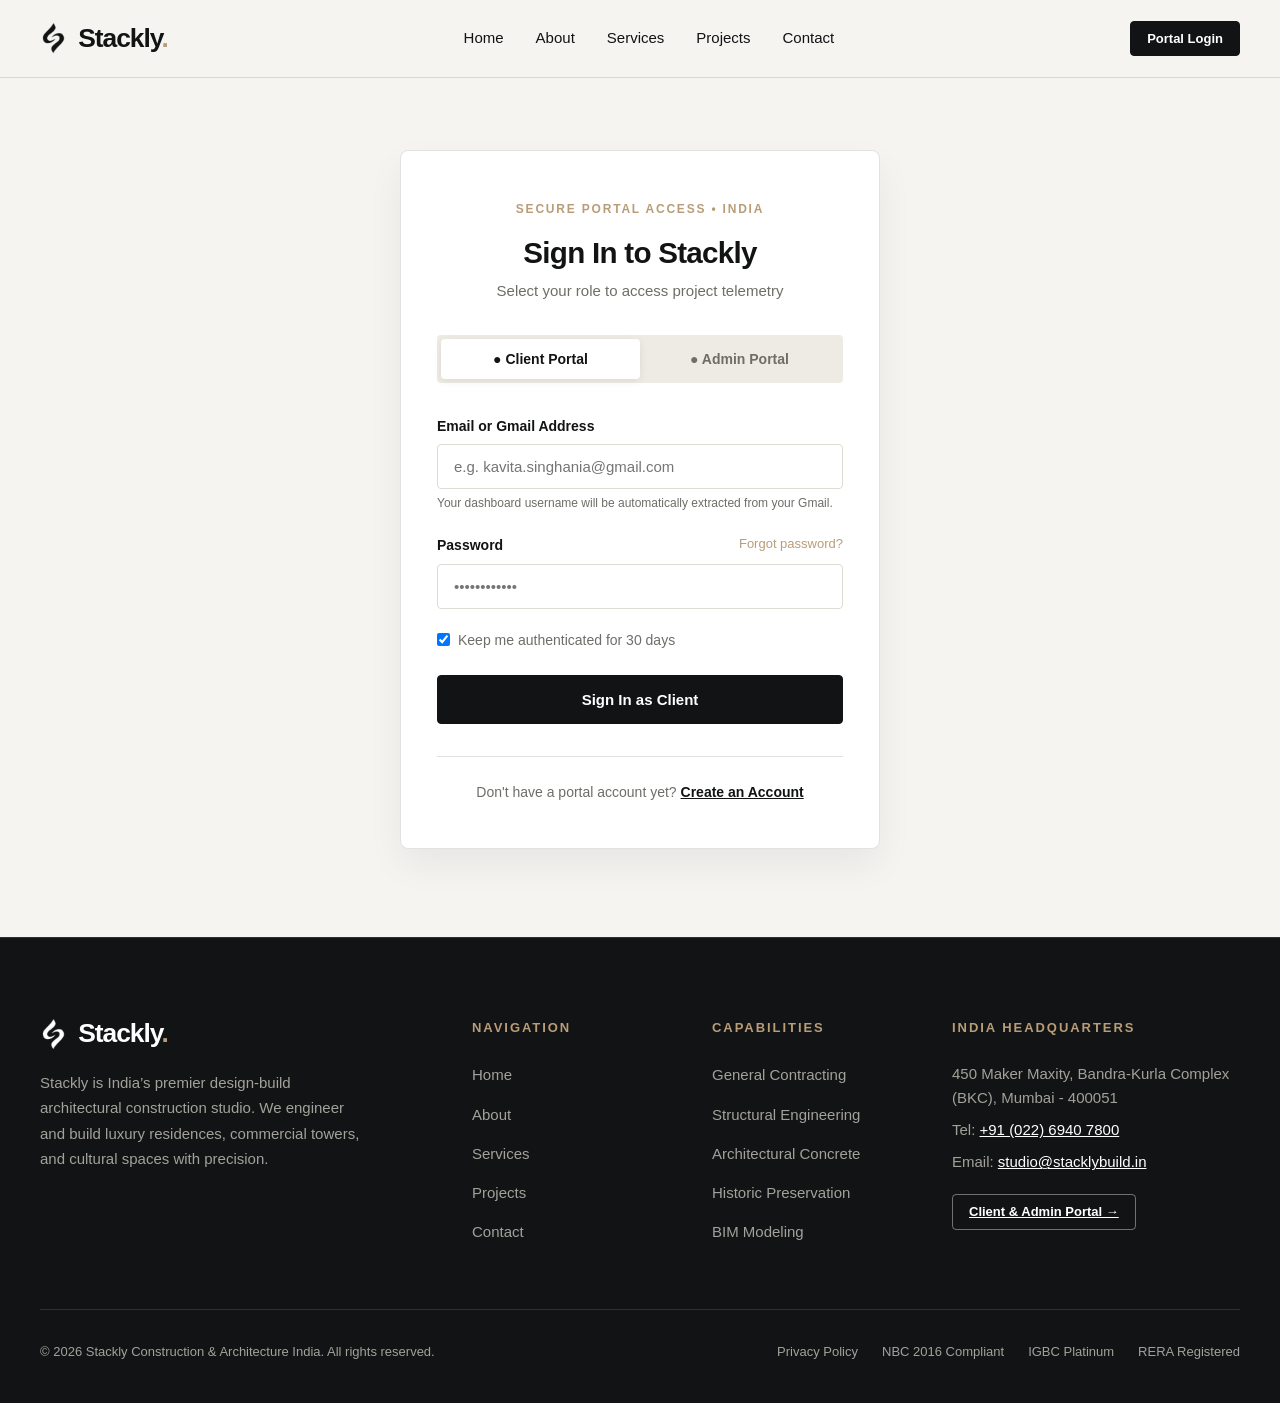
<file: login.html>
<!DOCTYPE html>
<html lang="en">
<head>
  <meta charset="UTF-8">
  <meta name="viewport" content="width=device-width, initial-scale=1.0">
  <title>Stackly</title>
  <link rel="icon" type="image/webp" href="images/logo-white.webp">
  <link rel="stylesheet" href="css/style.css">
</head>
<body>

  <!-- Universal Header -->
  <header class="site-header">
    <div class="container header-inner">
      <a href="index.html" class="brand-logo">
        <img src="images/logo-black.webp" alt="Stackly Logo" class="brand-logo-img">
        <span class="brand-logo-text">Stackly<span class="brand-logo-dot">.</span></span>
      </a>
      
      <nav class="nav-desktop">
        <a href="index.html" class="nav-link">Home</a>
        <a href="about.html" class="nav-link">About</a>
        <a href="services.html" class="nav-link">Services</a>
        <a href="projects.html" class="nav-link">Projects</a>
        <a href="contact.html" class="nav-link">Contact</a>
      </nav>

      <div class="header-actions">
        <a href="login.html" class="btn btn-primary btn-sm">Portal Login</a>
        <button class="mobile-toggle" aria-label="Toggle navigation menu">
          <span></span>
          <span></span>
          <span></span>
        </button>
      </div>
    </div>

    <!-- Mobile Drawer -->
    <div class="mobile-nav-drawer">
      <a href="index.html" class="nav-link">Home</a>
      <a href="about.html" class="nav-link">About</a>
      <a href="services.html" class="nav-link">Services</a>
      <a href="projects.html" class="nav-link">Projects</a>
      <a href="contact.html" class="nav-link">Contact</a>
      <a href="login.html" class="btn btn-primary btn-block">Client / Admin Portal</a>
    </div>
  </header>

  <main>
    <div class="container auth-wrapper">
      <div class="auth-card animate-hero-visual">
        <div class="auth-header">
          <span class="section-tag">Secure Portal Access &bull; India</span>
          <h1>Sign In to Stackly</h1>
          <p id="role-indicator-text">Select your role to access project telemetry</p>
        </div>

        <!-- Role Switcher: Client vs Admin -->
        <div class="role-tabs">
          <button type="button" class="role-tab active" data-role="client">
            &#9679; Client Portal
          </button>
          <button type="button" class="role-tab" data-role="admin">
            &#9679; Admin Portal
          </button>
        </div>

        <!-- Core Login Form -->
        <form id="login-form">
          <input type="hidden" id="selected-role" value="client">

          <div class="form-group">
            <label class="form-label" for="user-email">Email or Gmail Address</label>
            <input 
              type="email" 
              id="user-email" 
              class="form-control" 
              placeholder="e.g. kavita.singhania@gmail.com" 
              required
              autocomplete="email"
            >
            <span style="font-size: 0.75rem; color: var(--text-muted); display: block; margin-top: 0.35rem;">
              Your dashboard username will be automatically extracted from your Gmail.
            </span>
          </div>

          <div class="form-group">
            <div style="display: flex; justify-content: space-between; align-items: center; margin-bottom: 0.5rem;">
              <label class="form-label" for="user-password" style="margin-bottom: 0;">Password</label>
              <a href="404.html" style="font-size: 0.8125rem; color: var(--color-accent);">Forgot password?</a>
            </div>
            <input 
              type="password" 
              id="user-password" 
              class="form-control" 
              placeholder="••••••••••••" 
              required
              autocomplete="current-password"
            >
          </div>

          <div style="display: flex; align-items: center; gap: 0.5rem; margin-bottom: 1.5rem;">
            <input type="checkbox" id="remember-me" checked>
            <label for="remember-me" style="font-size: 0.875rem; color: var(--text-muted); cursor: pointer;">Keep me authenticated for 30 days</label>
          </div>

          <button type="submit" id="login-submit-btn" class="btn btn-primary btn-block">
            Sign In as Client
          </button>
        </form>

        <div class="auth-footer">
          Don't have a portal account yet? <a href="signup.html">Create an Account</a>
        </div>
      </div>
    </div>
  </main>

  <!-- Universal Footer -->
  <footer class="site-footer">
    <div class="container">
      <div class="footer-top">
        <div class="footer-brand">
          <a href="index.html" class="brand-logo">
          <img src="images/logo-white.webp" alt="Stackly Logo" class="brand-logo-img">
          <span class="brand-logo-text">Stackly<span class="brand-logo-dot">.</span></span>
        </a>
          <p class="footer-desc">
            Stackly is India’s premier design-build architectural construction studio. We engineer and build luxury residences, commercial towers, and cultural spaces with precision.
          </p>
        </div>

        <div class="footer-col">
          <div class="footer-heading">Navigation</div>
          <ul class="footer-links">
            <li><a href="index.html">Home</a></li>
            <li><a href="about.html">About</a></li>
            <li><a href="services.html">Services</a></li>
            <li><a href="projects.html">Projects</a></li>
            <li><a href="contact.html">Contact</a></li>
          </ul>
        </div>

        <div class="footer-col">
          <div class="footer-heading">Capabilities</div>
          <ul class="footer-links">
            <li><a href="404.html">General Contracting</a></li>
            <li><a href="404.html">Structural Engineering</a></li>
            <li><a href="404.html">Architectural Concrete</a></li>
            <li><a href="404.html">Historic Preservation</a></li>
            <li><a href="404.html">BIM Modeling</a></li>
          </ul>
        </div>

        <div class="footer-col footer-contact">
          <div class="footer-heading">India Headquarters</div>
          <p>450 Maker Maxity, Bandra-Kurla Complex (BKC), Mumbai - 400051</p>
          <p>Tel: <a href="404.html">+91 (022) 6940 7800</a></p>
          <p>Email: <a href="404.html">studio@stacklybuild.in</a></p>
          <div style="margin-top: 1.25rem;">
            <a href="login.html" class="btn btn-outline-light btn-sm">Client &amp; Admin Portal &rarr;</a>
          </div>
        </div>
      </div>

      <div class="footer-bottom">
        <div>&copy; 2026 Stackly Construction &amp; Architecture India. All rights reserved.</div>
        <div class="footer-bottom-links">
          <a href="404.html">Privacy Policy</a>
          <a href="404.html">NBC 2016 Compliant</a>
          <a href="404.html">IGBC Platinum</a>
          <a href="404.html">RERA Registered</a>
        </div>
      </div>
    </div>
  </footer>

  <script src="js/main.js"></script>
</body>
</html>
</file>
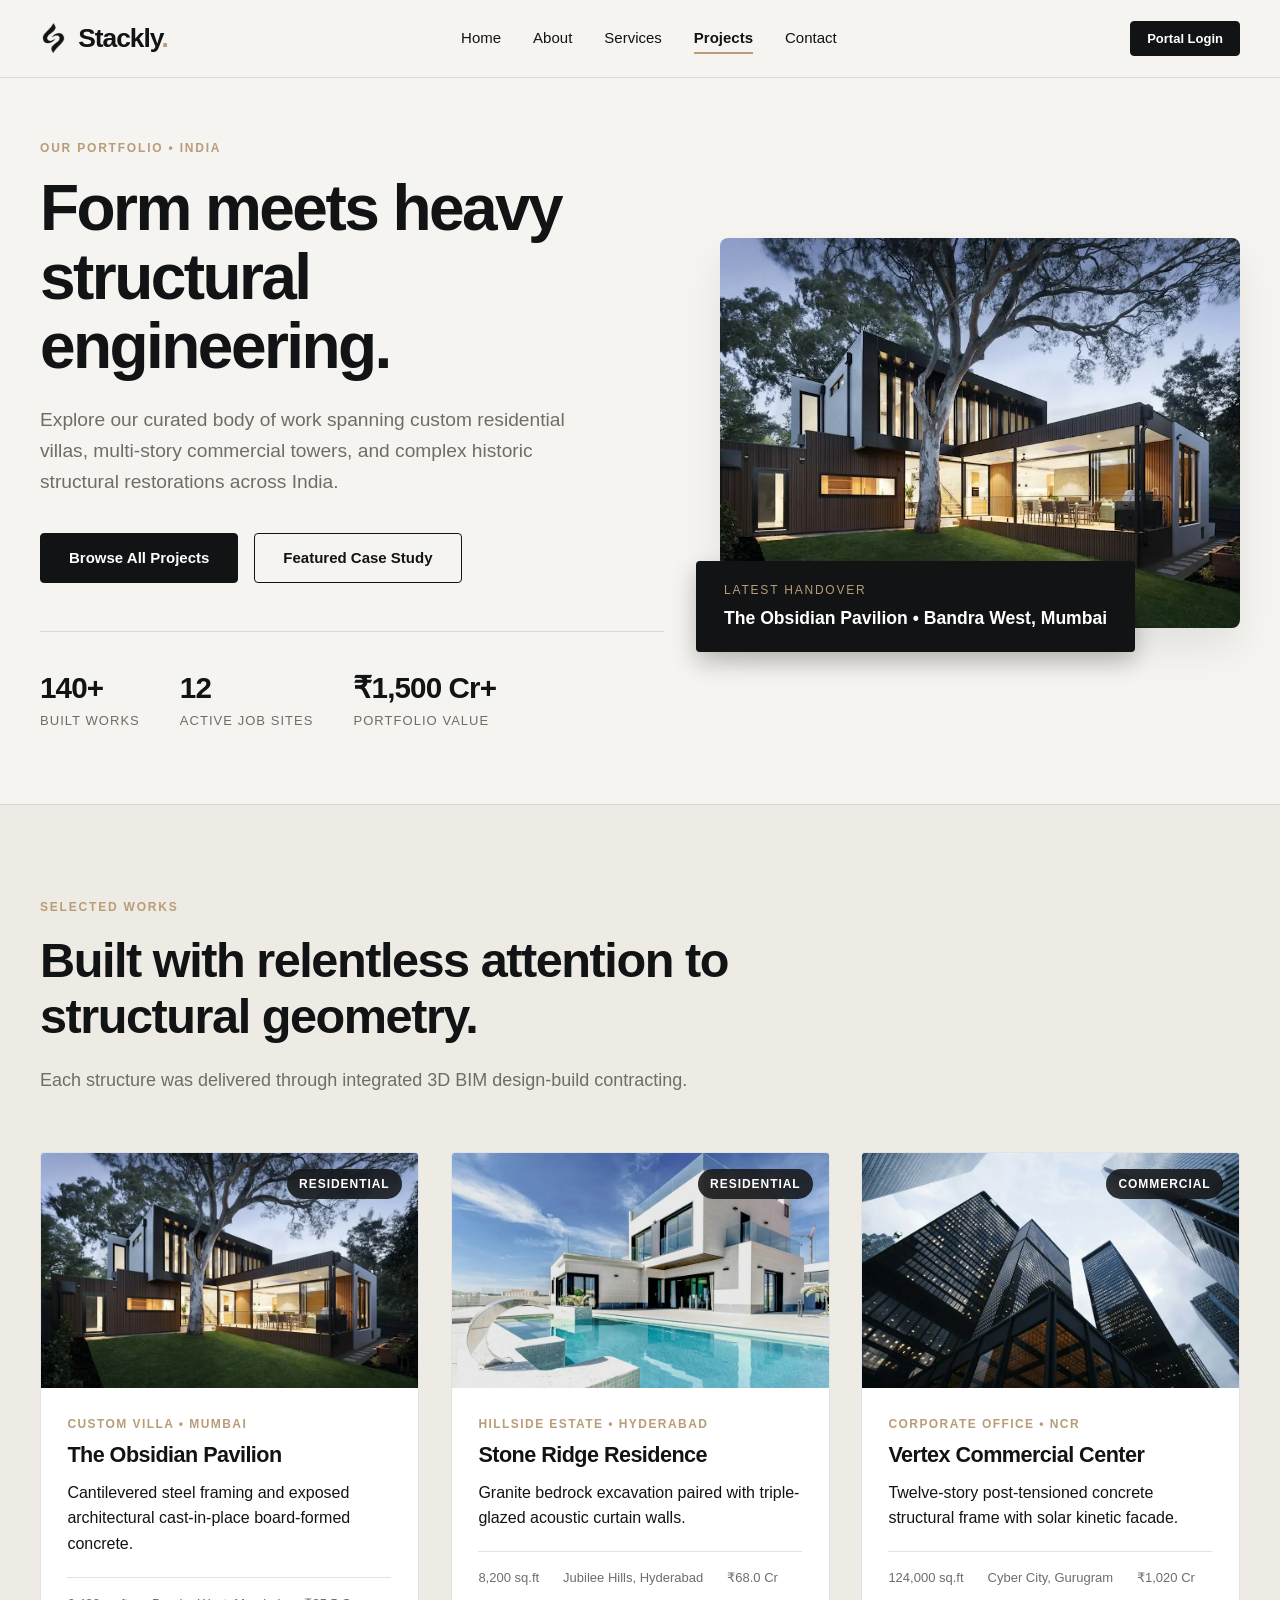
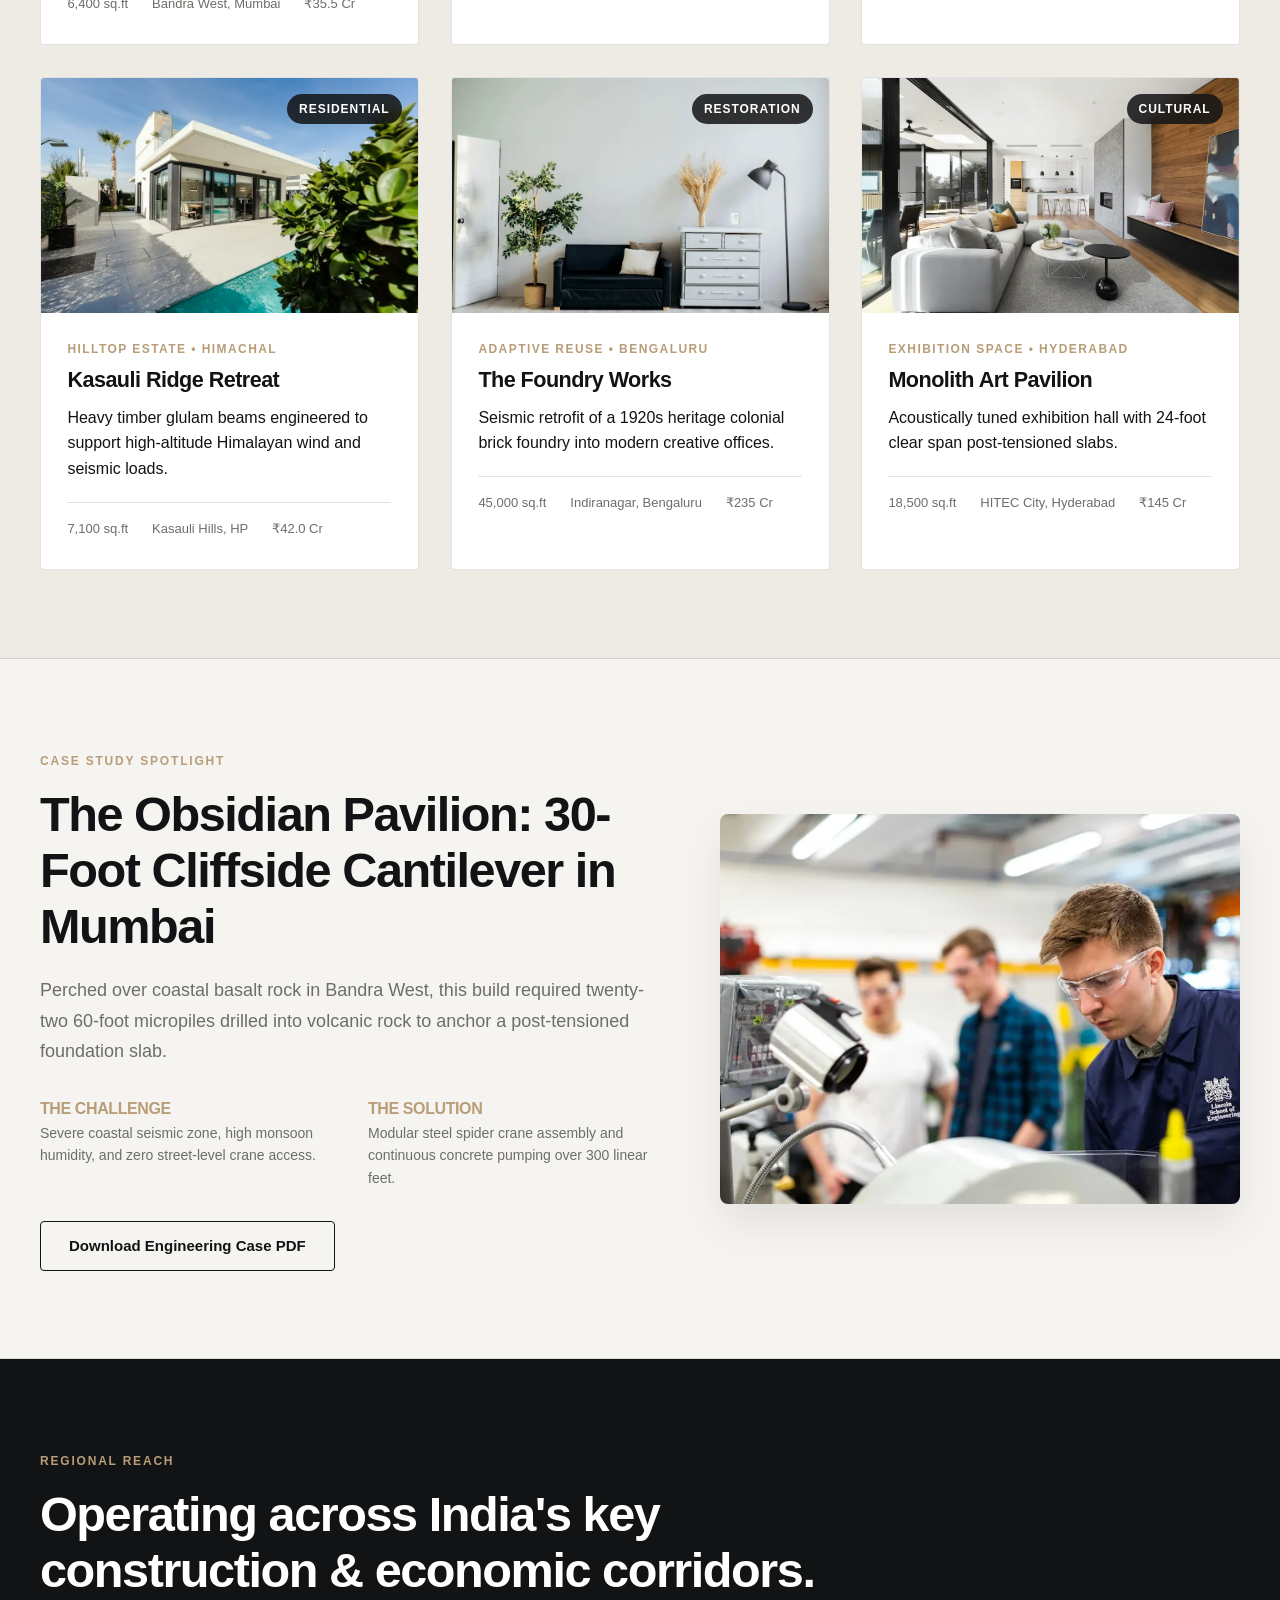
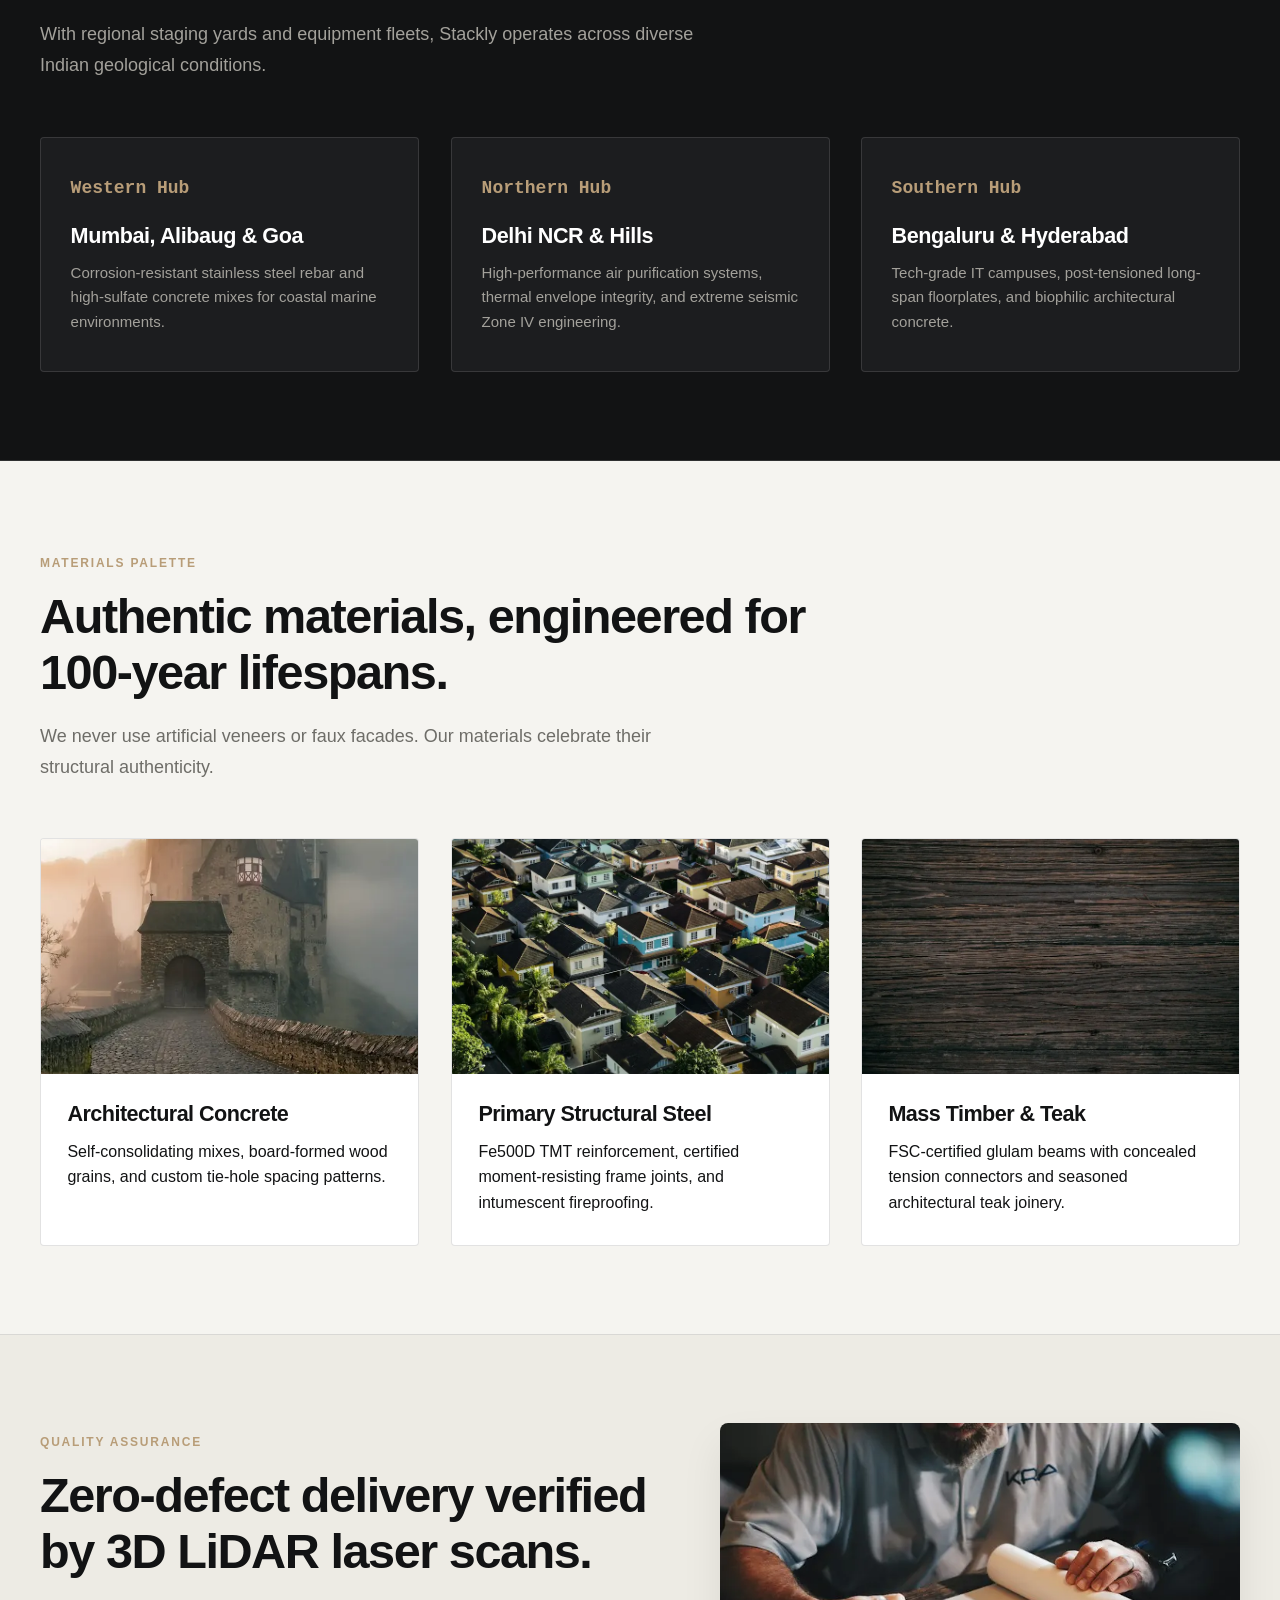
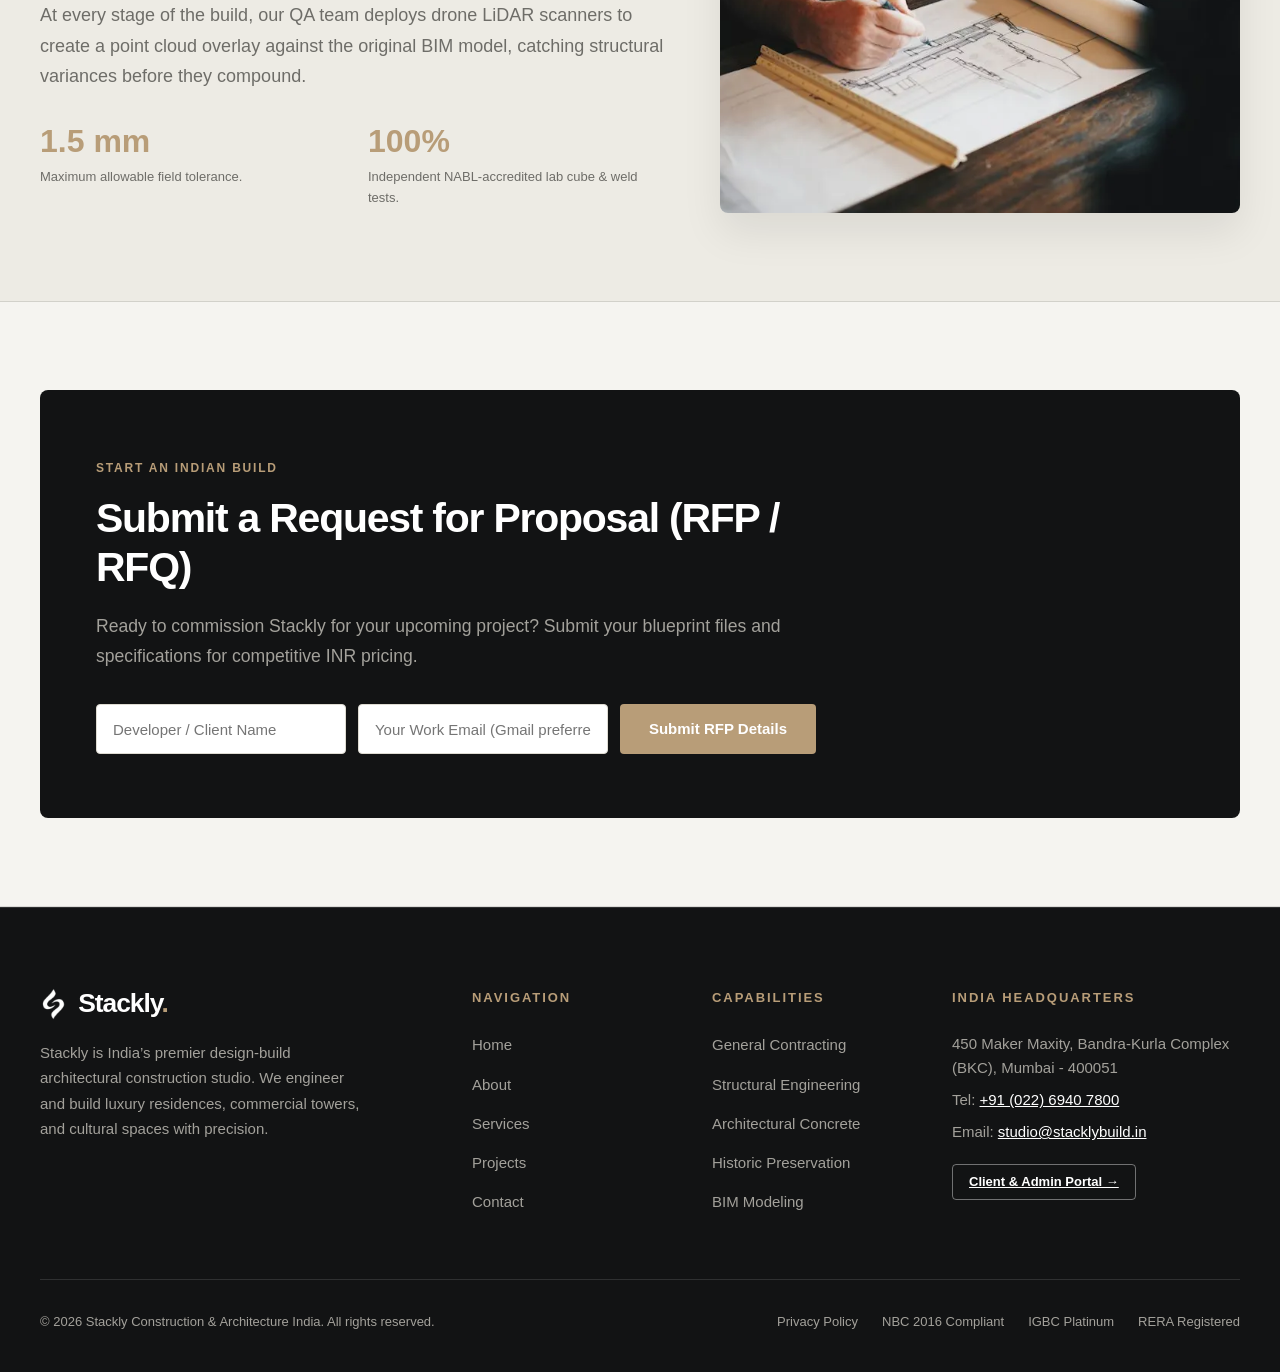
<file: projects.html>
<!DOCTYPE html>
<html lang="en">
<head>
  <meta charset="UTF-8">
  <meta name="viewport" content="width=device-width, initial-scale=1.0">
  <title>Stackly</title>
  <link rel="icon" type="image/webp" href="images/logo-white.webp">
  <link rel="stylesheet" href="css/style.css">
</head>
<body>

  <!-- Universal Header -->
  <header class="site-header">
    <div class="container header-inner">
      <a href="index.html" class="brand-logo">
        <img src="images/logo-black.webp" alt="Stackly Logo" class="brand-logo-img">
        <span class="brand-logo-text">Stackly<span class="brand-logo-dot">.</span></span>
      </a>
      
      <nav class="nav-desktop">
        <a href="index.html" class="nav-link">Home</a>
        <a href="about.html" class="nav-link">About</a>
        <a href="services.html" class="nav-link">Services</a>
        <a href="projects.html" class="nav-link active">Projects</a>
        <a href="contact.html" class="nav-link">Contact</a>
      </nav>

      <div class="header-actions">
        <a href="login.html" class="btn btn-primary btn-sm">Portal Login</a>
        <button class="mobile-toggle" aria-label="Toggle navigation menu">
          <span></span>
          <span></span>
          <span></span>
        </button>
      </div>
    </div>

    <!-- Mobile Drawer -->
    <div class="mobile-nav-drawer">
      <a href="index.html" class="nav-link">Home</a>
      <a href="about.html" class="nav-link">About</a>
      <a href="services.html" class="nav-link">Services</a>
      <a href="projects.html" class="nav-link active">Projects</a>
      <a href="contact.html" class="nav-link">Contact</a>
      <a href="login.html" class="btn btn-primary btn-block">Client / Admin Portal</a>
    </div>
  </header>

  <main>
    <!-- SECTION 1: Projects Hero -->
    <section class="section hero-editorial" id="projects-hero">
      <div class="container hero-grid">
        <div class="hero-content">
          <span class="section-tag animate-hero-tag">Our Portfolio &bull; India</span>
          <h1 class="animate-hero-title">Form meets heavy structural engineering.</h1>
          <p class="hero-subtitle animate-hero-subtitle">
            Explore our curated body of work spanning custom residential villas, multi-story commercial towers, and complex historic structural restorations across India.
          </p>
          <div class="hero-actions animate-hero-actions">
            <a href="#gallery" class="btn btn-primary">Browse All Projects</a>
            <a href="#case-study" class="btn btn-secondary">Featured Case Study</a>
          </div>
          <div class="hero-stats-bar animate-hero-stats">
            <div class="stat-item">
              <div class="stat-num">140+</div>
              <div class="stat-label">Built Works</div>
            </div>
            <div class="stat-item">
              <div class="stat-num">12</div>
              <div class="stat-label">Active Job Sites</div>
            </div>
            <div class="stat-item">
              <div class="stat-num">₹1,500 Cr+</div>
              <div class="stat-label">Portfolio Value</div>
            </div>
          </div>
        </div>

        <div class="hero-visual animate-hero-visual">
          <div class="hero-image-wrap">
            <img src="images/project-1.webp" alt="Stackly Signature Project Mumbai">
          </div>
          <div class="hero-badge-float">
            <span class="badge-title">Latest Handover</span>
            <span class="badge-detail">The Obsidian Pavilion &bull; Bandra West, Mumbai</span>
          </div>
        </div>
      </div>
    </section>

    <!-- SECTION 2: Interactive Portfolio Gallery (6 Projects) -->
    <section class="section section-stone" id="gallery">
      <div class="container">
        <div class="section-header reveal">
          <span class="section-tag">Selected Works</span>
          <h2 class="section-title">Built with relentless attention to structural geometry.</h2>
          <p class="section-desc">Each structure was delivered through integrated 3D BIM design-build contracting.</p>
        </div>

        <div class="cards-grid-3">
          <!-- 1 -->
          <div class="project-card reveal stagger-1">
            <div class="project-thumb">
              <img src="images/project-1.webp" alt="The Obsidian Pavilion, Mumbai">
              <span class="project-meta-pill">Residential</span>
            </div>
            <div class="project-info">
              <div class="project-category">Custom Villa &bull; Mumbai</div>
              <h3 class="project-title">The Obsidian Pavilion</h3>
              <p>Cantilevered steel framing and exposed architectural cast-in-place board-formed concrete.</p>
              <div class="project-specs">
                <span>6,400 sq.ft</span>
                <span>Bandra West, Mumbai</span>
                <span>₹35.5 Cr</span>
              </div>
            </div>
          </div>

          <!-- 2 -->
          <div class="project-card reveal stagger-2">
            <div class="project-thumb">
              <img src="images/project-2.webp" alt="Stone Ridge Residence, Hyderabad">
              <span class="project-meta-pill">Residential</span>
            </div>
            <div class="project-info">
              <div class="project-category">Hillside Estate &bull; Hyderabad</div>
              <h3 class="project-title">Stone Ridge Residence</h3>
              <p>Granite bedrock excavation paired with triple-glazed acoustic curtain walls.</p>
              <div class="project-specs">
                <span>8,200 sq.ft</span>
                <span>Jubilee Hills, Hyderabad</span>
                <span>₹68.0 Cr</span>
              </div>
            </div>
          </div>

          <!-- 3 -->
          <div class="project-card reveal stagger-3">
            <div class="project-thumb">
              <img src="images/project-3.webp" alt="Vertex Commercial Tower, Gurugram">
              <span class="project-meta-pill">Commercial</span>
            </div>
            <div class="project-info">
              <div class="project-category">Corporate Office &bull; NCR</div>
              <h3 class="project-title">Vertex Commercial Center</h3>
              <p>Twelve-story post-tensioned concrete structural frame with solar kinetic facade.</p>
              <div class="project-specs">
                <span>124,000 sq.ft</span>
                <span>Cyber City, Gurugram</span>
                <span>₹1,020 Cr</span>
              </div>
            </div>
          </div>

          <!-- 4 -->
          <div class="project-card reveal stagger-4">
            <div class="project-thumb">
              <img src="images/project-4.webp" alt="Kasauli Alpine Retreat, Himachal">
              <span class="project-meta-pill">Residential</span>
            </div>
            <div class="project-info">
              <div class="project-category">Hilltop Estate &bull; Himachal</div>
              <h3 class="project-title">Kasauli Ridge Retreat</h3>
              <p>Heavy timber glulam beams engineered to support high-altitude Himalayan wind and seismic loads.</p>
              <div class="project-specs">
                <span>7,100 sq.ft</span>
                <span>Kasauli Hills, HP</span>
                <span>₹42.0 Cr</span>
              </div>
            </div>
          </div>

          <!-- 5 -->
          <div class="project-card reveal stagger-5">
            <div class="project-thumb">
              <img src="images/project-5.webp" alt="Heritage Foundry, Bengaluru">
              <span class="project-meta-pill">Restoration</span>
            </div>
            <div class="project-info">
              <div class="project-category">Adaptive Reuse &bull; Bengaluru</div>
              <h3 class="project-title">The Foundry Works</h3>
              <p>Seismic retrofit of a 1920s heritage colonial brick foundry into modern creative offices.</p>
              <div class="project-specs">
                <span>45,000 sq.ft</span>
                <span>Indiranagar, Bengaluru</span>
                <span>₹235 Cr</span>
              </div>
            </div>
          </div>

          <!-- 6 -->
          <div class="project-card reveal stagger-1">
            <div class="project-thumb">
              <img src="images/project-6.webp" alt="Monolith Concrete Art Gallery, Hyderabad">
              <span class="project-meta-pill">Cultural</span>
            </div>
            <div class="project-info">
              <div class="project-category">Exhibition Space &bull; Hyderabad</div>
              <h3 class="project-title">Monolith Art Pavilion</h3>
              <p>Acoustically tuned exhibition hall with 24-foot clear span post-tensioned slabs.</p>
              <div class="project-specs">
                <span>18,500 sq.ft</span>
                <span>HITEC City, Hyderabad</span>
                <span>₹145 Cr</span>
              </div>
            </div>
          </div>
        </div>
      </div>
    </section>

    <!-- SECTION 3: Deep Dive Case Study Spotlight -->
    <section class="section" id="case-study">
      <div class="container hero-grid">
        <div class="hero-content reveal">
          <span class="section-tag">Case Study Spotlight</span>
          <h2 class="section-title">The Obsidian Pavilion: 30-Foot Cliffside Cantilever in Mumbai</h2>
          <p class="section-desc">
            Perched over coastal basalt rock in Bandra West, this build required twenty-two 60-foot micropiles drilled into volcanic rock to anchor a post-tensioned foundation slab.
          </p>
          <div class="cards-grid-2" style="margin-top: 2rem;">
            <div>
              <h4 style="font-size: 1rem; color: var(--color-accent); text-transform: uppercase;">The Challenge</h4>
              <p style="font-size: 0.875rem; color: var(--text-muted); margin-top: 0.25rem;">Severe coastal seismic zone, high monsoon humidity, and zero street-level crane access.</p>
            </div>
            <div>
              <h4 style="font-size: 1rem; color: var(--color-accent); text-transform: uppercase;">The Solution</h4>
              <p style="font-size: 0.875rem; color: var(--text-muted); margin-top: 0.25rem;">Modular steel spider crane assembly and continuous concrete pumping over 300 linear feet.</p>
            </div>
          </div>
          <div style="margin-top: 2rem;">
            <a href="404.html" class="btn btn-secondary">Download Engineering Case PDF</a>
          </div>
        </div>

        <div class="hero-visual reveal stagger-1">
          <div class="hero-image-wrap">
            <img src="images/blueprint-case.webp" alt="Obsidian Pavilion Blueprint and Engineering Case">
          </div>
        </div>
      </div>
    </section>

    <!-- SECTION 4: Regional Footprint & Geography -->
    <section class="section section-dark" id="footprint">
      <div class="container">
        <div class="section-header reveal">
          <span class="section-tag">Regional Reach</span>
          <h2 class="section-title" style="color: #ffffff;">Operating across India's key construction &amp; economic corridors.</h2>
          <p class="section-desc">With regional staging yards and equipment fleets, Stackly operates across diverse Indian geological conditions.</p>
        </div>

        <div class="cards-grid-3">
          <div class="feature-card reveal stagger-1" style="background: var(--bg-dark-card); border-color: var(--border-dark); color: #fff;">
            <div class="card-num">Western Hub</div>
            <h3 style="color: #fff;">Mumbai, Alibaug &amp; Goa</h3>
            <p style="color: var(--text-light-muted);">Corrosion-resistant stainless steel rebar and high-sulfate concrete mixes for coastal marine environments.</p>
          </div>
          <div class="feature-card reveal stagger-2" style="background: var(--bg-dark-card); border-color: var(--border-dark); color: #fff;">
            <div class="card-num">Northern Hub</div>
            <h3 style="color: #fff;">Delhi NCR &amp; Hills</h3>
            <p style="color: var(--text-light-muted);">High-performance air purification systems, thermal envelope integrity, and extreme seismic Zone IV engineering.</p>
          </div>
          <div class="feature-card reveal stagger-3" style="background: var(--bg-dark-card); border-color: var(--border-dark); color: #fff;">
            <div class="card-num">Southern Hub</div>
            <h3 style="color: #fff;">Bengaluru &amp; Hyderabad</h3>
            <p style="color: var(--text-light-muted);">Tech-grade IT campuses, post-tensioned long-span floorplates, and biophilic architectural concrete.</p>
          </div>
        </div>
      </div>
    </section>

    <!-- SECTION 5: Raw Materials & Craftsmanship -->
    <section class="section" id="materials">
      <div class="container">
        <div class="section-header reveal">
          <span class="section-tag">Materials Palette</span>
          <h2 class="section-title">Authentic materials, engineered for 100-year lifespans.</h2>
          <p class="section-desc">We never use artificial veneers or faux facades. Our materials celebrate their structural authenticity.</p>
        </div>

        <div class="cards-grid-3">
          <div class="project-card reveal stagger-1">
            <div class="project-thumb">
              <img src="images/materials-concrete.webp" alt="Cast In Place Architectural Concrete">
            </div>
            <div class="project-info">
              <h3 class="project-title">Architectural Concrete</h3>
              <p>Self-consolidating mixes, board-formed wood grains, and custom tie-hole spacing patterns.</p>
            </div>
          </div>

          <div class="project-card reveal stagger-2">
            <div class="project-thumb">
              <img src="images/materials-steel.webp" alt="Structural Wide Flange Steel">
            </div>
            <div class="project-info">
              <h3 class="project-title">Primary Structural Steel</h3>
              <p>Fe500D TMT reinforcement, certified moment-resisting frame joints, and intumescent fireproofing.</p>
            </div>
          </div>

          <div class="project-card reveal stagger-3">
            <div class="project-thumb">
              <img src="images/materials-timber.webp" alt="Mass Glulam Timber Beams">
            </div>
            <div class="project-info">
              <h3 class="project-title">Mass Timber &amp; Teak</h3>
              <p>FSC-certified glulam beams with concealed tension connectors and seasoned architectural teak joinery.</p>
            </div>
          </div>
        </div>
      </div>
    </section>

    <!-- SECTION 6: Safety Record & QA Inspections -->
    <section class="section section-stone" id="safety-record">
      <div class="container hero-grid">
        <div class="hero-content reveal">
          <span class="section-tag">Quality Assurance</span>
          <h2 class="section-title">Zero-defect delivery verified by 3D LiDAR laser scans.</h2>
          <p class="section-desc">
            At every stage of the build, our QA team deploys drone LiDAR scanners to create a point cloud overlay against the original BIM model, catching structural variances before they compound.
          </p>
          <div class="cards-grid-2" style="margin-top: 1.5rem;">
            <div>
              <div style="font-size: 2rem; font-weight: 800; color: var(--color-accent);">1.5 mm</div>
              <p style="font-size: 0.8125rem; color: var(--text-muted);">Maximum allowable field tolerance.</p>
            </div>
            <div>
              <div style="font-size: 2rem; font-weight: 800; color: var(--color-accent);">100%</div>
              <p style="font-size: 0.8125rem; color: var(--text-muted);">Independent NABL-accredited lab cube &amp; weld tests.</p>
            </div>
          </div>
        </div>

        <div class="hero-visual reveal stagger-1">
          <div class="hero-image-wrap">
            <img src="images/site-inspection.webp" alt="Stackly Site Inspection & QA Testing India">
          </div>
        </div>
      </div>
    </section>

    <!-- SECTION 7: Initiate RFQ Proposal -->
    <section class="section" id="rfq">
      <div class="container">
        <div class="cta-banner reveal">
          <div class="cta-banner-content">
            <span class="section-tag" style="color: var(--color-accent);">Start An Indian Build</span>
            <h2>Submit a Request for Proposal (RFP / RFQ)</h2>
            <p>Ready to commission Stackly for your upcoming project? Submit your blueprint files and specifications for competitive INR pricing.</p>

            <!-- RFQ Form: redirects to 404 per requirements -->
            <form action="404.html" method="GET" class="cta-quick-form">
              <input type="text" name="rfp_company" placeholder="Developer / Client Name" class="form-control" required>
              <input type="email" name="rfp_email" placeholder="Your Work Email (Gmail preferred)" class="form-control" required>
              <button type="submit" class="btn btn-accent">Submit RFP Details</button>
            </form>
          </div>
        </div>
      </div>
    </section>
  </main>

  <!-- Universal Footer -->
  <footer class="site-footer">
    <div class="container">
      <div class="footer-top">
        <div class="footer-brand">
          <a href="index.html" class="brand-logo">
          <img src="images/logo-white.webp" alt="Stackly Logo" class="brand-logo-img">
          <span class="brand-logo-text">Stackly<span class="brand-logo-dot">.</span></span>
        </a>
          <p class="footer-desc">
            Stackly is India’s premier design-build architectural construction studio. We engineer and build luxury residences, commercial towers, and cultural spaces with precision.
          </p>
        </div>

        <div class="footer-col">
          <div class="footer-heading">Navigation</div>
          <ul class="footer-links">
            <li><a href="index.html">Home</a></li>
            <li><a href="about.html">About</a></li>
            <li><a href="services.html">Services</a></li>
            <li><a href="projects.html">Projects</a></li>
            <li><a href="contact.html">Contact</a></li>
          </ul>
        </div>

        <div class="footer-col">
          <div class="footer-heading">Capabilities</div>
          <ul class="footer-links">
            <li><a href="404.html">General Contracting</a></li>
            <li><a href="404.html">Structural Engineering</a></li>
            <li><a href="404.html">Architectural Concrete</a></li>
            <li><a href="404.html">Historic Preservation</a></li>
            <li><a href="404.html">BIM Modeling</a></li>
          </ul>
        </div>

        <div class="footer-col footer-contact">
          <div class="footer-heading">India Headquarters</div>
          <p>450 Maker Maxity, Bandra-Kurla Complex (BKC), Mumbai - 400051</p>
          <p>Tel: <a href="404.html">+91 (022) 6940 7800</a></p>
          <p>Email: <a href="404.html">studio@stacklybuild.in</a></p>
          <div style="margin-top: 1.25rem;">
            <a href="login.html" class="btn btn-outline-light btn-sm">Client &amp; Admin Portal &rarr;</a>
          </div>
        </div>
      </div>

      <div class="footer-bottom">
        <div>&copy; 2026 Stackly Construction &amp; Architecture India. All rights reserved.</div>
        <div class="footer-bottom-links">
          <a href="404.html">Privacy Policy</a>
          <a href="404.html">NBC 2016 Compliant</a>
          <a href="404.html">IGBC Platinum</a>
          <a href="404.html">RERA Registered</a>
        </div>
      </div>
    </div>
  </footer>

  <script src="js/main.js"></script>
</body>
</html>
</file>
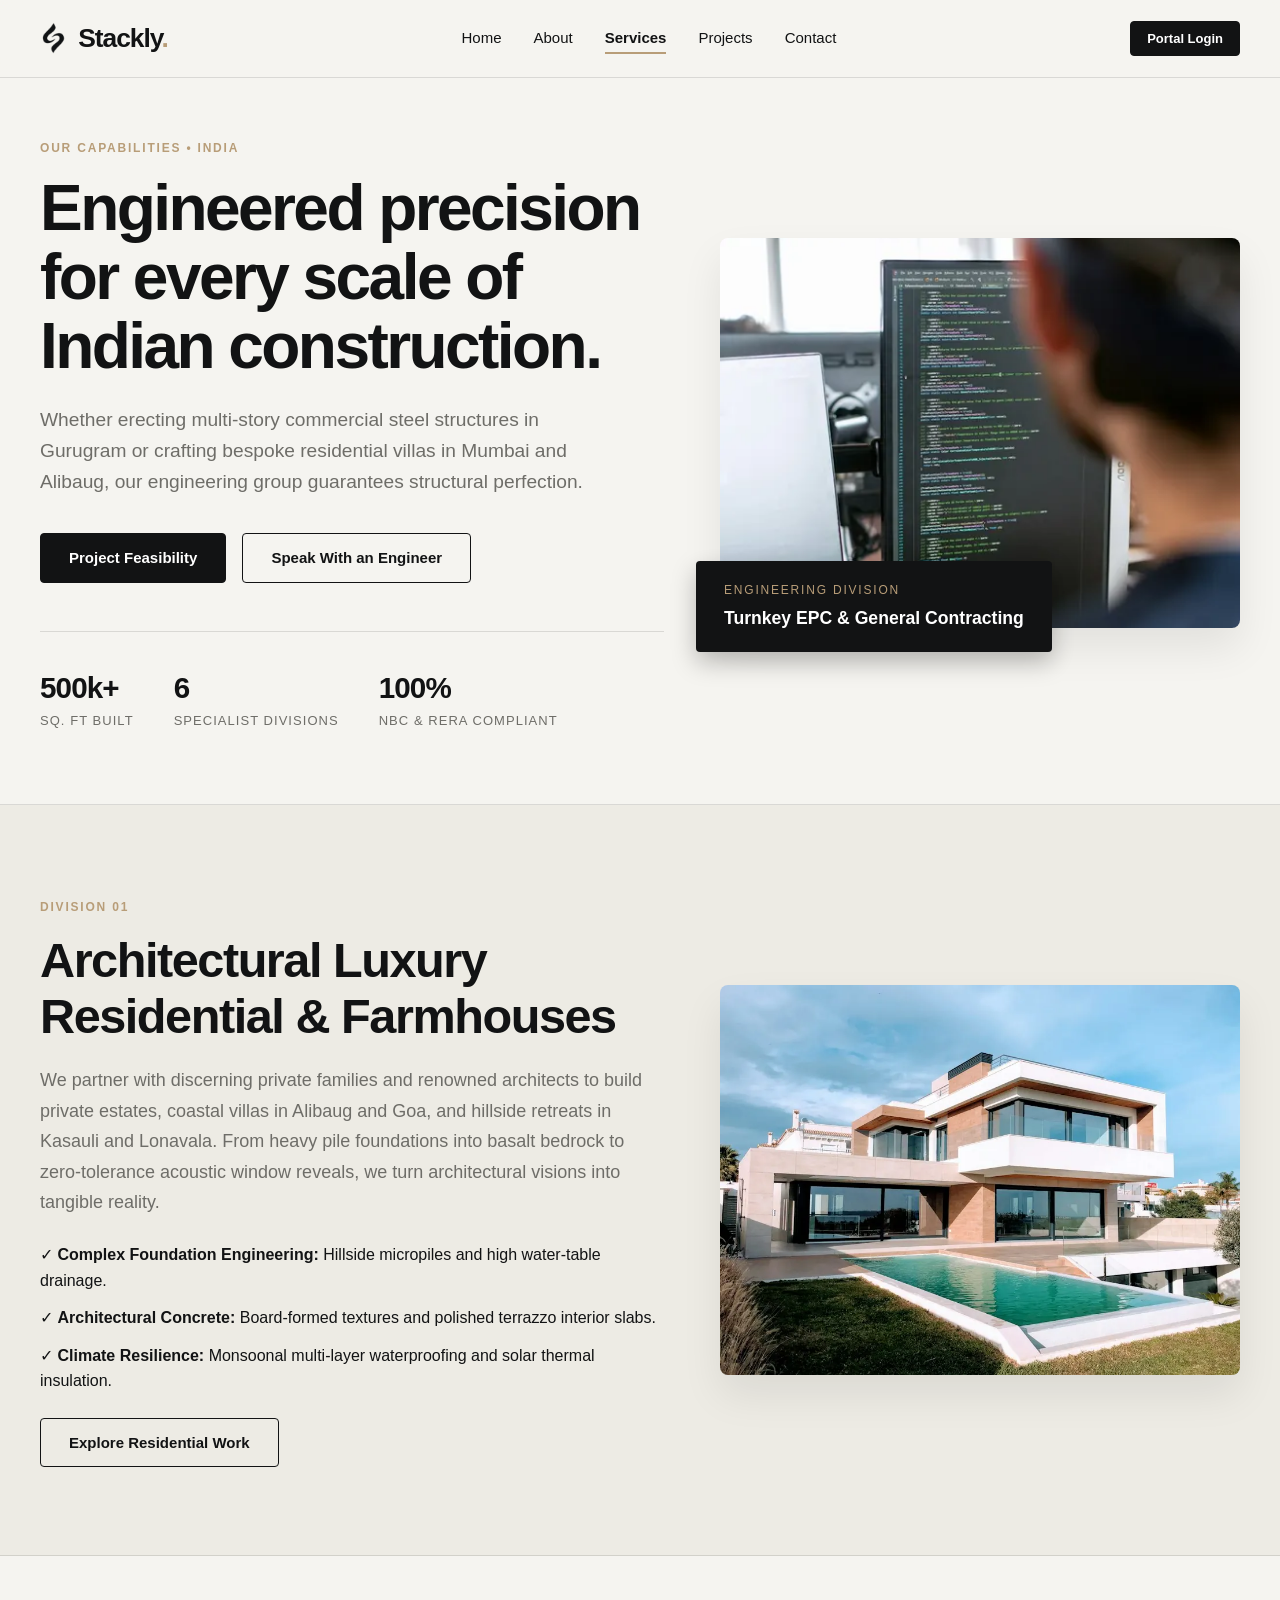
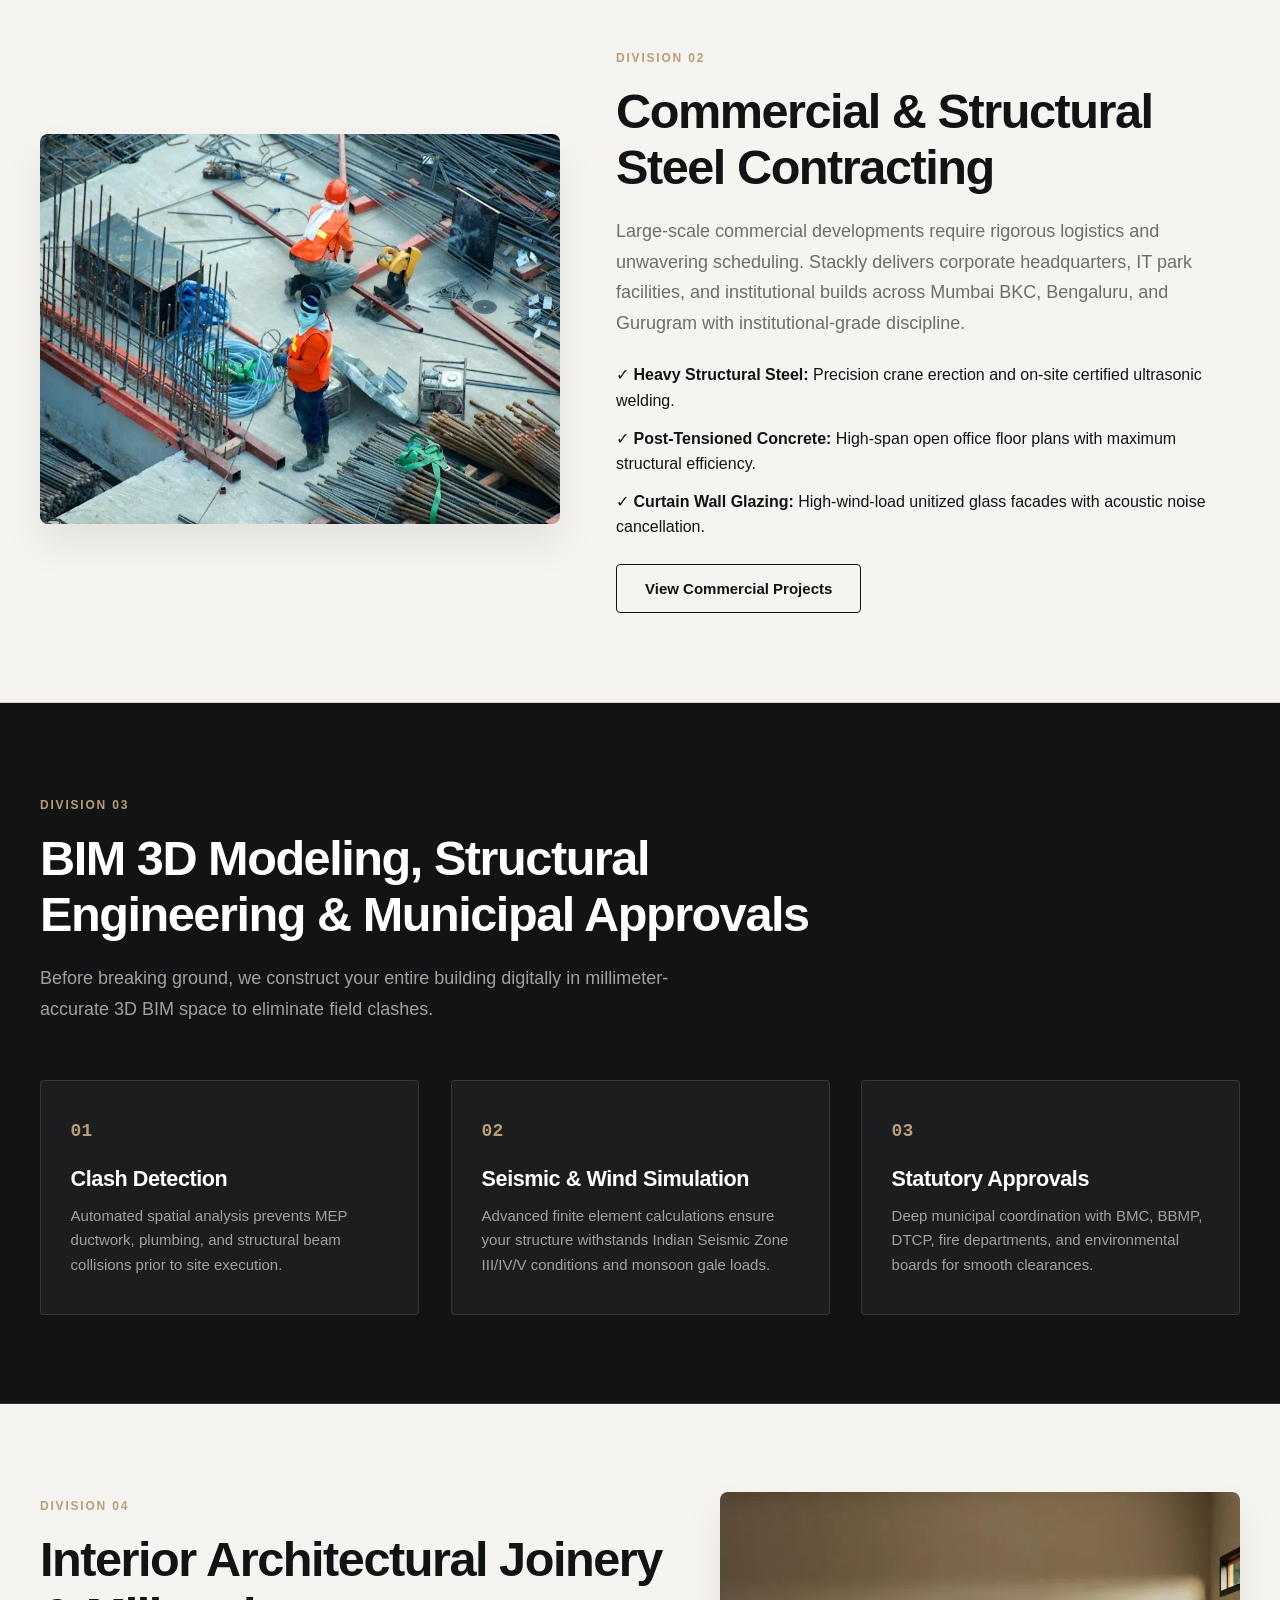
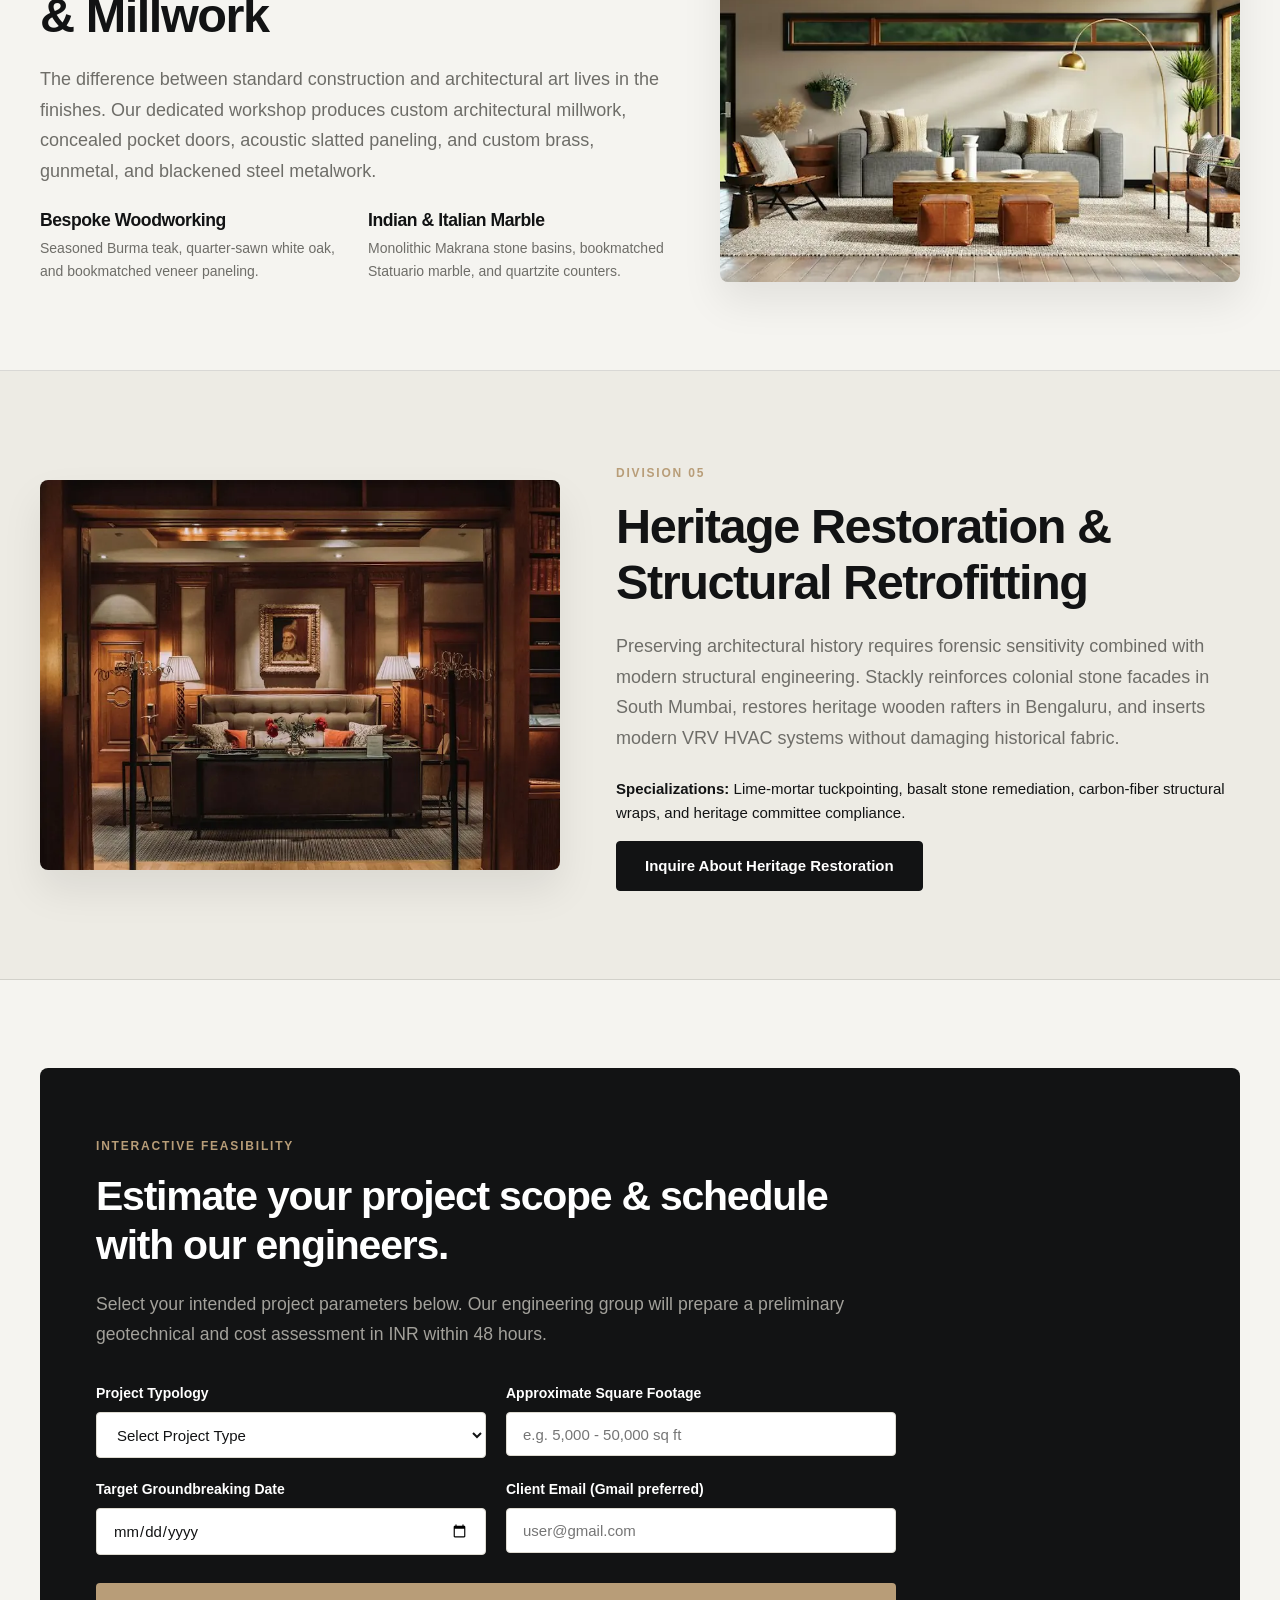
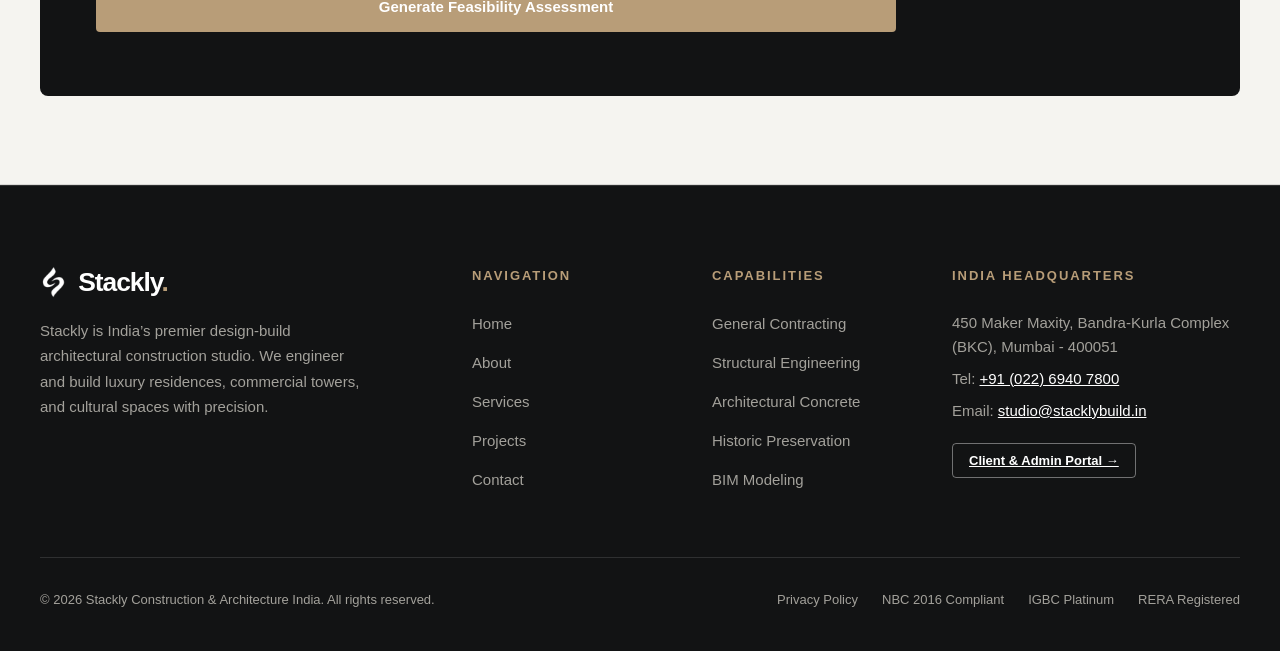
<file: services.html>
<!DOCTYPE html>
<html lang="en">
<head>
  <meta charset="UTF-8">
  <meta name="viewport" content="width=device-width, initial-scale=1.0">
  <title>Stackly</title>
  <link rel="icon" type="image/webp" href="images/logo-white.webp">
  <link rel="stylesheet" href="css/style.css">
</head>
<body>

  <!-- Universal Header -->
  <header class="site-header">
    <div class="container header-inner">
      <a href="index.html" class="brand-logo">
        <img src="images/logo-black.webp" alt="Stackly Logo" class="brand-logo-img">
        <span class="brand-logo-text">Stackly<span class="brand-logo-dot">.</span></span>
      </a>
      
      <nav class="nav-desktop">
        <a href="index.html" class="nav-link">Home</a>
        <a href="about.html" class="nav-link">About</a>
        <a href="services.html" class="nav-link active">Services</a>
        <a href="projects.html" class="nav-link">Projects</a>
        <a href="contact.html" class="nav-link">Contact</a>
      </nav>

      <div class="header-actions">
        <a href="login.html" class="btn btn-primary btn-sm">Portal Login</a>
        <button class="mobile-toggle" aria-label="Toggle navigation menu">
          <span></span>
          <span></span>
          <span></span>
        </button>
      </div>
    </div>

    <!-- Mobile Drawer -->
    <div class="mobile-nav-drawer">
      <a href="index.html" class="nav-link">Home</a>
      <a href="about.html" class="nav-link">About</a>
      <a href="services.html" class="nav-link active">Services</a>
      <a href="projects.html" class="nav-link">Projects</a>
      <a href="contact.html" class="nav-link">Contact</a>
      <a href="login.html" class="btn btn-primary btn-block">Client / Admin Portal</a>
    </div>
  </header>

  <main>
    <!-- SECTION 1: Services Hero -->
    <section class="section hero-editorial" id="services-hero">
      <div class="container hero-grid">
        <div class="hero-content">
          <span class="section-tag animate-hero-tag">Our Capabilities &bull; India</span>
          <h1 class="animate-hero-title">Engineered precision for every scale of Indian construction.</h1>
          <p class="hero-subtitle animate-hero-subtitle">
            Whether erecting multi-story commercial steel structures in Gurugram or crafting bespoke residential villas in Mumbai and Alibaug, our engineering group guarantees structural perfection.
          </p>
          <div class="hero-actions animate-hero-actions">
            <a href="#estimator" class="btn btn-primary">Project Feasibility</a>
            <a href="contact.html" class="btn btn-secondary">Speak With an Engineer</a>
          </div>
          <div class="hero-stats-bar animate-hero-stats">
            <div class="stat-item">
              <div class="stat-num">500k+</div>
              <div class="stat-label">Sq. Ft Built</div>
            </div>
            <div class="stat-item">
              <div class="stat-num">6</div>
              <div class="stat-label">Specialist Divisions</div>
            </div>
            <div class="stat-item">
              <div class="stat-num">100%</div>
              <div class="stat-label">NBC &amp; RERA Compliant</div>
            </div>
          </div>
        </div>

        <div class="hero-visual animate-hero-visual">
          <div class="hero-image-wrap">
            <img src="images/service-management.webp" alt="Stackly Construction Management & Engineering India">
          </div>
          <div class="hero-badge-float">
            <span class="badge-title">Engineering Division</span>
            <span class="badge-detail">Turnkey EPC &amp; General Contracting</span>
          </div>
        </div>
      </div>
    </section>

    <!-- SECTION 2: Custom Residential Construction -->
    <section class="section section-stone" id="service-residential">
      <div class="container hero-grid">
        <div class="hero-content reveal">
          <span class="section-tag">Division 01</span>
          <h2 class="section-title">Architectural Luxury Residential &amp; Farmhouses</h2>
          <p class="section-desc">
            We partner with discerning private families and renowned architects to build private estates, coastal villas in Alibaug and Goa, and hillside retreats in Kasauli and Lonavala. From heavy pile foundations into basalt bedrock to zero-tolerance acoustic window reveals, we turn architectural visions into tangible reality.
          </p>
          <ul style="list-style: none; margin: 1.5rem 0; display: flex; flex-direction: column; gap: 0.75rem;">
            <li>&#10003; <strong>Complex Foundation Engineering:</strong> Hillside micropiles and high water-table drainage.</li>
            <li>&#10003; <strong>Architectural Concrete:</strong> Board-formed textures and polished terrazzo interior slabs.</li>
            <li>&#10003; <strong>Climate Resilience:</strong> Monsoonal multi-layer waterproofing and solar thermal insulation.</li>
          </ul>
          <a href="projects.html" class="btn btn-secondary">Explore Residential Work</a>
        </div>
        <div class="hero-visual reveal stagger-1">
          <div class="hero-image-wrap">
            <img src="images/service-residential.webp" alt="Custom Architectural Residential Construction India">
          </div>
        </div>
      </div>
    </section>

    <!-- SECTION 3: Commercial & Multi-Story Contracting -->
    <section class="section" id="service-commercial">
      <div class="container hero-grid" style="direction: rtl;">
        <div class="hero-content reveal" style="direction: ltr;">
          <span class="section-tag">Division 02</span>
          <h2 class="section-title">Commercial &amp; Structural Steel Contracting</h2>
          <p class="section-desc">
            Large-scale commercial developments require rigorous logistics and unwavering scheduling. Stackly delivers corporate headquarters, IT park facilities, and institutional builds across Mumbai BKC, Bengaluru, and Gurugram with institutional-grade discipline.
          </p>
          <ul style="list-style: none; margin: 1.5rem 0; display: flex; flex-direction: column; gap: 0.75rem;">
            <li>&#10003; <strong>Heavy Structural Steel:</strong> Precision crane erection and on-site certified ultrasonic welding.</li>
            <li>&#10003; <strong>Post-Tensioned Concrete:</strong> High-span open office floor plans with maximum structural efficiency.</li>
            <li>&#10003; <strong>Curtain Wall Glazing:</strong> High-wind-load unitized glass facades with acoustic noise cancellation.</li>
          </ul>
          <a href="projects.html" class="btn btn-secondary">View Commercial Projects</a>
        </div>
        <div class="hero-visual reveal stagger-1" style="direction: ltr;">
          <div class="hero-image-wrap">
            <img src="images/service-commercial.webp" alt="Commercial Steel and Concrete Construction India">
          </div>
        </div>
      </div>
    </section>

    <!-- SECTION 4: Architectural Engineering & BIM Modeling -->
    <section class="section section-dark" id="service-engineering">
      <div class="container">
        <div class="section-header reveal">
          <span class="section-tag">Division 03</span>
          <h2 class="section-title" style="color: #ffffff;">BIM 3D Modeling, Structural Engineering &amp; Municipal Approvals</h2>
          <p class="section-desc">Before breaking ground, we construct your entire building digitally in millimeter-accurate 3D BIM space to eliminate field clashes.</p>
        </div>

        <div class="cards-grid-3">
          <div class="feature-card reveal stagger-1" style="background: var(--bg-dark-card); border-color: var(--border-dark); color: #fff;">
            <div class="card-num">01</div>
            <h3 style="color: #fff;">Clash Detection</h3>
            <p style="color: var(--text-light-muted);">Automated spatial analysis prevents MEP ductwork, plumbing, and structural beam collisions prior to site execution.</p>
          </div>
          <div class="feature-card reveal stagger-2" style="background: var(--bg-dark-card); border-color: var(--border-dark); color: #fff;">
            <div class="card-num">02</div>
            <h3 style="color: #fff;">Seismic &amp; Wind Simulation</h3>
            <p style="color: var(--text-light-muted);">Advanced finite element calculations ensure your structure withstands Indian Seismic Zone III/IV/V conditions and monsoon gale loads.</p>
          </div>
          <div class="feature-card reveal stagger-3" style="background: var(--bg-dark-card); border-color: var(--border-dark); color: #fff;">
            <div class="card-num">03</div>
            <h3 style="color: #fff;">Statutory Approvals</h3>
            <p style="color: var(--text-light-muted);">Deep municipal coordination with BMC, BBMP, DTCP, fire departments, and environmental boards for smooth clearances.</p>
          </div>
        </div>
      </div>
    </section>

    <!-- SECTION 5: Interior Joinery & Bespoke Finishes -->
    <section class="section" id="service-interior">
      <div class="container hero-grid">
        <div class="hero-content reveal">
          <span class="section-tag">Division 04</span>
          <h2 class="section-title">Interior Architectural Joinery &amp; Millwork</h2>
          <p class="section-desc">
            The difference between standard construction and architectural art lives in the finishes. Our dedicated workshop produces custom architectural millwork, concealed pocket doors, acoustic slatted paneling, and custom brass, gunmetal, and blackened steel metalwork.
          </p>
          <div class="cards-grid-2" style="margin-top: 1.5rem;">
            <div>
              <h4 style="font-size: 1.1rem; margin-bottom: 0.35rem;">Bespoke Woodworking</h4>
              <p style="font-size: 0.875rem; color: var(--text-muted);">Seasoned Burma teak, quarter-sawn white oak, and bookmatched veneer paneling.</p>
            </div>
            <div>
              <h4 style="font-size: 1.1rem; margin-bottom: 0.35rem;">Indian &amp; Italian Marble</h4>
              <p style="font-size: 0.875rem; color: var(--text-muted);">Monolithic Makrana stone basins, bookmatched Statuario marble, and quartzite counters.</p>
            </div>
          </div>
        </div>
        <div class="hero-visual reveal stagger-1">
          <div class="hero-image-wrap">
            <img src="images/service-interior.webp" alt="Architectural Interior Joinery">
          </div>
        </div>
      </div>
    </section>

    <!-- SECTION 6: Historic Preservation & Renovation -->
    <section class="section section-stone" id="service-restoration">
      <div class="container hero-grid" style="direction: rtl;">
        <div class="hero-content reveal" style="direction: ltr;">
          <span class="section-tag">Division 05</span>
          <h2 class="section-title">Heritage Restoration &amp; Structural Retrofitting</h2>
          <p class="section-desc">
            Preserving architectural history requires forensic sensitivity combined with modern structural engineering. Stackly reinforces colonial stone facades in South Mumbai, restores heritage wooden rafters in Bengaluru, and inserts modern VRV HVAC systems without damaging historical fabric.
          </p>
          <div style="margin-top: 1.5rem;">
            <p style="font-size: 0.9375rem; color: var(--text-dark); margin-bottom: 1rem;">
              <strong>Specializations:</strong> Lime-mortar tuckpointing, basalt stone remediation, carbon-fiber structural wraps, and heritage committee compliance.
            </p>
            <a href="contact.html" class="btn btn-primary">Inquire About Heritage Restoration</a>
          </div>
        </div>
        <div class="hero-visual reveal stagger-1" style="direction: ltr;">
          <div class="hero-image-wrap">
            <img src="images/service-restoration.webp" alt="Historic Brick and Stone Masonry Restoration">
          </div>
        </div>
      </div>
    </section>

    <!-- SECTION 7: Project Feasibility & Estimator Calculator (Clean Responsive Alignment) -->
    <section class="section" id="estimator">
      <div class="container">
        <div class="cta-banner reveal">
          <div class="cta-banner-content" style="max-width: 800px;">
            <span class="section-tag" style="color: var(--color-accent);">Interactive Feasibility</span>
            <h2>Estimate your project scope &amp; schedule with our engineers.</h2>
            <p>Select your intended project parameters below. Our engineering group will prepare a preliminary geotechnical and cost assessment in INR within 48 hours.</p>

            <!-- Responsive Estimator Form without overflowing inline styles -->
            <form action="404.html" method="GET" class="estimator-grid-form">
              <div class="form-group" style="margin-bottom: 0;">
                <label class="form-label" style="color: #ffffff;">Project Typology</label>
                <select name="typology" class="form-control" required>
                  <option value="">Select Project Type</option>
                  <option value="luxury-residential">Custom Luxury Villa / Farmhouse</option>
                  <option value="commercial-office">Commercial Office / IT Park</option>
                  <option value="historic-restoration">Heritage Facade &amp; Seismic Retrofit</option>
                  <option value="interior-millwork">Bespoke Architectural Fit-Out</option>
                </select>
              </div>

              <div class="form-group" style="margin-bottom: 0;">
                <label class="form-label" style="color: #ffffff;">Approximate Square Footage</label>
                <input type="text" name="sqft" placeholder="e.g. 5,000 - 50,000 sq ft" class="form-control" required>
              </div>

              <div class="form-group" style="margin-bottom: 0;">
                <label class="form-label" style="color: #ffffff;">Target Groundbreaking Date</label>
                <input type="date" name="target_date" class="form-control" required>
              </div>

              <div class="form-group" style="margin-bottom: 0;">
                <label class="form-label" style="color: #ffffff;">Client Email (Gmail preferred)</label>
                <input type="email" name="contact_email" placeholder="user@gmail.com" class="form-control" required>
              </div>

              <div style="grid-column: 1 / -1; margin-top: 0.5rem;">
                <button type="submit" class="btn btn-accent btn-block">Generate Feasibility Assessment</button>
              </div>
            </form>
          </div>
        </div>
      </div>
    </section>
  </main>

  <!-- Universal Footer -->
  <footer class="site-footer">
    <div class="container">
      <div class="footer-top">
        <div class="footer-brand">
          <a href="index.html" class="brand-logo">
          <img src="images/logo-white.webp" alt="Stackly Logo" class="brand-logo-img">
          <span class="brand-logo-text">Stackly<span class="brand-logo-dot">.</span></span>
        </a>
          <p class="footer-desc">
            Stackly is India’s premier design-build architectural construction studio. We engineer and build luxury residences, commercial towers, and cultural spaces with precision.
          </p>
        </div>

        <div class="footer-col">
          <div class="footer-heading">Navigation</div>
          <ul class="footer-links">
            <li><a href="index.html">Home</a></li>
            <li><a href="about.html">About</a></li>
            <li><a href="services.html">Services</a></li>
            <li><a href="projects.html">Projects</a></li>
            <li><a href="contact.html">Contact</a></li>
          </ul>
        </div>

        <div class="footer-col">
          <div class="footer-heading">Capabilities</div>
          <ul class="footer-links">
            <li><a href="404.html">General Contracting</a></li>
            <li><a href="404.html">Structural Engineering</a></li>
            <li><a href="404.html">Architectural Concrete</a></li>
            <li><a href="404.html">Historic Preservation</a></li>
            <li><a href="404.html">BIM Modeling</a></li>
          </ul>
        </div>

        <div class="footer-col footer-contact">
          <div class="footer-heading">India Headquarters</div>
          <p>450 Maker Maxity, Bandra-Kurla Complex (BKC), Mumbai - 400051</p>
          <p>Tel: <a href="404.html">+91 (022) 6940 7800</a></p>
          <p>Email: <a href="404.html">studio@stacklybuild.in</a></p>
          <div style="margin-top: 1.25rem;">
            <a href="login.html" class="btn btn-outline-light btn-sm">Client &amp; Admin Portal &rarr;</a>
          </div>
        </div>
      </div>

      <div class="footer-bottom">
        <div>&copy; 2026 Stackly Construction &amp; Architecture India. All rights reserved.</div>
        <div class="footer-bottom-links">
          <a href="404.html">Privacy Policy</a>
          <a href="404.html">NBC 2016 Compliant</a>
          <a href="404.html">IGBC Platinum</a>
          <a href="404.html">RERA Registered</a>
        </div>
      </div>
    </div>
  </footer>

  <script src="js/main.js"></script>
</body>
</html>
</file>
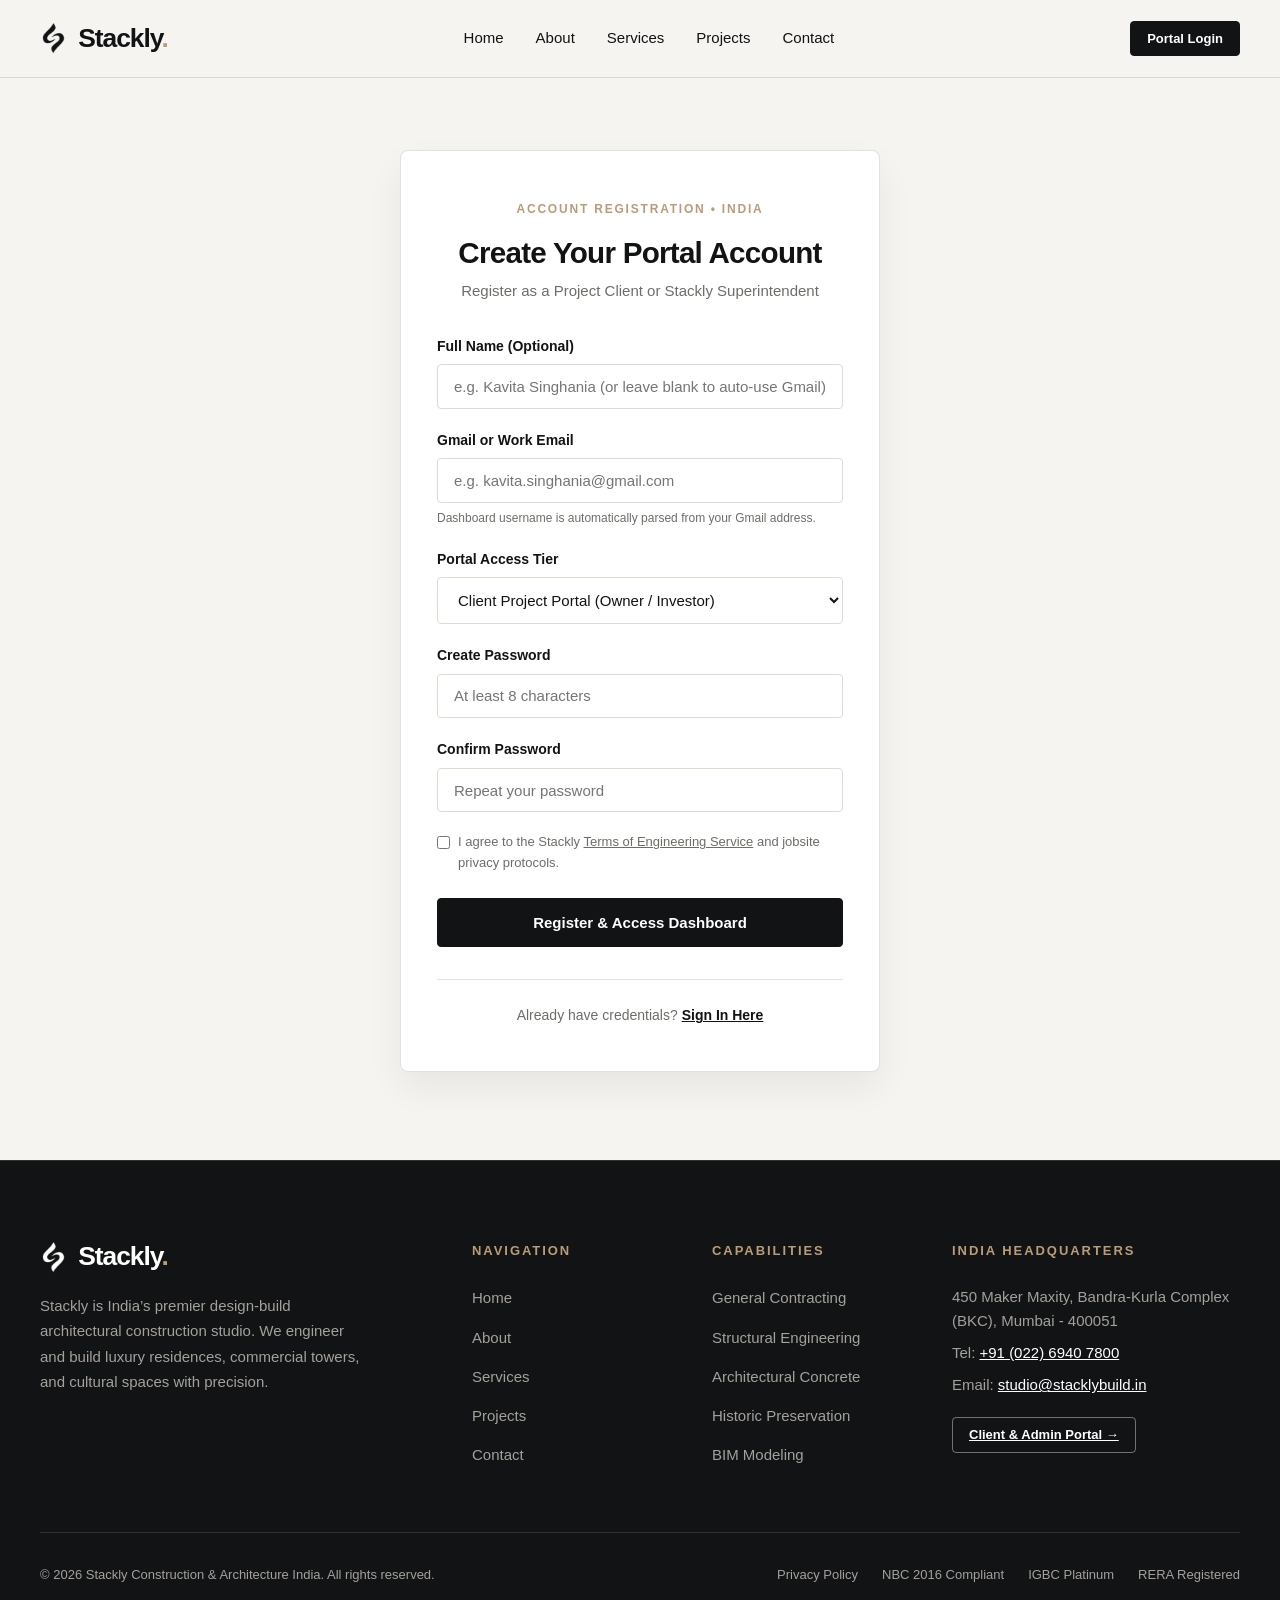
<file: signup.html>
<!DOCTYPE html>
<html lang="en">
<head>
  <meta charset="UTF-8">
  <meta name="viewport" content="width=device-width, initial-scale=1.0">
  <title>Stackly</title>
  <link rel="icon" type="image/webp" href="images/logo-white.webp">
  <link rel="stylesheet" href="css/style.css">
</head>
<body>

  <!-- Universal Header -->
  <header class="site-header">
    <div class="container header-inner">
      <a href="index.html" class="brand-logo">
        <img src="images/logo-black.webp" alt="Stackly Logo" class="brand-logo-img">
        <span class="brand-logo-text">Stackly<span class="brand-logo-dot">.</span></span>
      </a>
      
      <nav class="nav-desktop">
        <a href="index.html" class="nav-link">Home</a>
        <a href="about.html" class="nav-link">About</a>
        <a href="services.html" class="nav-link">Services</a>
        <a href="projects.html" class="nav-link">Projects</a>
        <a href="contact.html" class="nav-link">Contact</a>
      </nav>

      <div class="header-actions">
        <a href="login.html" class="btn btn-primary btn-sm">Portal Login</a>
        <button class="mobile-toggle" aria-label="Toggle navigation menu">
          <span></span>
          <span></span>
          <span></span>
        </button>
      </div>
    </div>

    <!-- Mobile Drawer -->
    <div class="mobile-nav-drawer">
      <a href="index.html" class="nav-link">Home</a>
      <a href="about.html" class="nav-link">About</a>
      <a href="services.html" class="nav-link">Services</a>
      <a href="projects.html" class="nav-link">Projects</a>
      <a href="contact.html" class="nav-link">Contact</a>
      <a href="login.html" class="btn btn-primary btn-block">Client / Admin Portal</a>
    </div>
  </header>

  <main>
    <div class="container auth-wrapper">
      <div class="auth-card animate-hero-visual">
        <div class="auth-header">
          <span class="section-tag">Account Registration &bull; India</span>
          <h1>Create Your Portal Account</h1>
          <p>Register as a Project Client or Stackly Superintendent</p>
        </div>

        <form id="signup-form">
          <div class="form-group">
            <label class="form-label" for="signup-name">Full Name (Optional)</label>
            <input 
              type="text" 
              id="signup-name" 
              class="form-control" 
              placeholder="e.g. Kavita Singhania (or leave blank to auto-use Gmail)"
            >
          </div>

          <div class="form-group">
            <label class="form-label" for="signup-email">Gmail or Work Email</label>
            <input 
              type="email" 
              id="signup-email" 
              class="form-control" 
              placeholder="e.g. kavita.singhania@gmail.com" 
              required
            >
            <span style="font-size: 0.75rem; color: var(--text-muted); display: block; margin-top: 0.35rem;">
              Dashboard username is automatically parsed from your Gmail address.
            </span>
          </div>

          <div class="form-group">
            <label class="form-label" for="signup-role">Portal Access Tier</label>
            <select id="signup-role" class="form-control" required>
              <option value="client">Client Project Portal (Owner / Investor)</option>
              <option value="admin">Admin Portal (Superintendent / Engineer)</option>
            </select>
          </div>

          <div class="form-group">
            <label class="form-label" for="signup-password">Create Password</label>
            <input 
              type="password" 
              id="signup-password" 
              class="form-control" 
              placeholder="At least 8 characters" 
              required
            >
          </div>

          <div class="form-group">
            <label class="form-label" for="signup-confirm-password">Confirm Password</label>
            <input 
              type="password" 
              id="signup-confirm-password" 
              class="form-control" 
              placeholder="Repeat your password" 
              required
            >
          </div>

          <div style="display: flex; align-items: flex-start; gap: 0.5rem; margin-bottom: 1.5rem;">
            <input type="checkbox" id="terms-agree" style="margin-top: 4px;" required>
            <label for="terms-agree" style="font-size: 0.8125rem; color: var(--text-muted);">
              I agree to the Stackly <a href="404.html" style="text-decoration: underline;">Terms of Engineering Service</a> and jobsite privacy protocols.
            </label>
          </div>

          <button type="submit" id="signup-submit-btn" class="btn btn-primary btn-block">
            Register &amp; Access Dashboard
          </button>
        </form>

        <div class="auth-footer">
          Already have credentials? <a href="login.html">Sign In Here</a>
        </div>
      </div>
    </div>
  </main>

  <!-- Universal Footer -->
  <footer class="site-footer">
    <div class="container">
      <div class="footer-top">
        <div class="footer-brand">
          <a href="index.html" class="brand-logo">
          <img src="images/logo-white.webp" alt="Stackly Logo" class="brand-logo-img">
          <span class="brand-logo-text">Stackly<span class="brand-logo-dot">.</span></span>
        </a>
          <p class="footer-desc">
            Stackly is India’s premier design-build architectural construction studio. We engineer and build luxury residences, commercial towers, and cultural spaces with precision.
          </p>
        </div>

        <div class="footer-col">
          <div class="footer-heading">Navigation</div>
          <ul class="footer-links">
            <li><a href="index.html">Home</a></li>
            <li><a href="about.html">About</a></li>
            <li><a href="services.html">Services</a></li>
            <li><a href="projects.html">Projects</a></li>
            <li><a href="contact.html">Contact</a></li>
          </ul>
        </div>

        <div class="footer-col">
          <div class="footer-heading">Capabilities</div>
          <ul class="footer-links">
            <li><a href="404.html">General Contracting</a></li>
            <li><a href="404.html">Structural Engineering</a></li>
            <li><a href="404.html">Architectural Concrete</a></li>
            <li><a href="404.html">Historic Preservation</a></li>
            <li><a href="404.html">BIM Modeling</a></li>
          </ul>
        </div>

        <div class="footer-col footer-contact">
          <div class="footer-heading">India Headquarters</div>
          <p>450 Maker Maxity, Bandra-Kurla Complex (BKC), Mumbai - 400051</p>
          <p>Tel: <a href="404.html">+91 (022) 6940 7800</a></p>
          <p>Email: <a href="404.html">studio@stacklybuild.in</a></p>
          <div style="margin-top: 1.25rem;">
            <a href="login.html" class="btn btn-outline-light btn-sm">Client &amp; Admin Portal &rarr;</a>
          </div>
        </div>
      </div>

      <div class="footer-bottom">
        <div>&copy; 2026 Stackly Construction &amp; Architecture India. All rights reserved.</div>
        <div class="footer-bottom-links">
          <a href="404.html">Privacy Policy</a>
          <a href="404.html">NBC 2016 Compliant</a>
          <a href="404.html">IGBC Platinum</a>
          <a href="404.html">RERA Registered</a>
        </div>
      </div>
    </div>
  </footer>

  <script src="js/main.js"></script>
</body>
</html>
</file>
<file: css/style.css>
/* ==========================================================================
   STACKLY — ARCHITECTURAL CONSTRUCTION & ENGINEERING DESIGN SYSTEM
   Indian Client Edition — Inspired by Hartwell & Kessler Webflow Aesthetic
   ========================================================================== */

:root {
  --font-main: -apple-system, BlinkMacSystemFont, "Segoe UI", Roboto, "Helvetica Neue", Arial, sans-serif;
  --font-mono: "SFMono-Regular", Consolas, "Liberation Mono", Menlo, Courier, monospace;
  
  /* Color Palette */
  --bg-stone: #f5f4f0;
  --bg-stone-subtle: #edebe4;
  --bg-surface: #ffffff;
  --bg-dark: #121314;
  --bg-dark-card: #1c1d1f;
  --text-dark: #121314;
  --text-muted: #6e6d68;
  --text-light: #f5f4f0;
  --text-light-muted: #a3a19b;
  
  --color-accent: #b89d78;
  --color-accent-hover: #9c825f;
  --border-light: rgba(18, 19, 20, 0.12);
  --border-dark: rgba(255, 255, 255, 0.12);
  --border-subtle: #dedbd2;
  
  --radius-sm: 4px;
  --radius-md: 8px;
  --radius-lg: 16px;
  --radius-full: 9999px;
  
  --transition-smooth: all 0.32s cubic-bezier(0.16, 1, 0.3, 1);
  --shadow-subtle: 0 4px 20px rgba(0, 0, 0, 0.04);
  --shadow-hover: 0 16px 36px rgba(0, 0, 0, 0.08);
  --container-max: 1280px;
}

*, *::before, *::after {
  box-sizing: border-box;
  margin: 0;
  padding: 0;
}

html, body {
  width: 100%;
  max-width: 100vw;
  overflow-x: hidden;
  position: relative;
}

html {
  font-size: 16px;
  scroll-behavior: smooth;
  background-color: var(--bg-stone);
  color: var(--text-dark);
  font-family: var(--font-main);
  -webkit-font-smoothing: antialiased;
  -moz-osx-font-smoothing: grayscale;
}

body {
  min-height: 100vh;
  display: flex;
  flex-direction: column;
  line-height: 1.6;
}

img {
  max-width: 100%;
  height: auto;
  display: block;
}

a {
  color: inherit;
  text-decoration: none;
  transition: var(--transition-smooth);
}

button, input, select, textarea {
  font-family: inherit;
  font-size: inherit;
  box-sizing: border-box;
}

/* ==========================================================================
   HARTWELL & KESSLER STYLE ANIMATIONS
   ========================================================================== */

/* Fade-in & Slide-up Reveal */
.reveal {
  opacity: 0;
  transform: translateY(32px);
  transition: opacity 0.85s cubic-bezier(0.16, 1, 0.3, 1), transform 0.85s cubic-bezier(0.16, 1, 0.3, 1);
  will-change: opacity, transform;
}

.reveal.is-visible {
  opacity: 1;
  transform: translateY(0);
}

/* Stagger Delays for Grid Elements */
.stagger-1 { transition-delay: 0.08s; }
.stagger-2 { transition-delay: 0.16s; }
.stagger-3 { transition-delay: 0.24s; }
.stagger-4 { transition-delay: 0.32s; }
.stagger-5 { transition-delay: 0.40s; }

/* Hero Entrance Keyframes */
@keyframes heroFadeUp {
  0% {
    opacity: 0;
    transform: translateY(28px);
  }
  100% {
    opacity: 1;
    transform: translateY(0);
  }
}

@keyframes heroImageScale {
  0% {
    opacity: 0;
    transform: scale(0.96);
  }
  100% {
    opacity: 1;
    transform: scale(1);
  }
}

.animate-hero-tag {
  animation: heroFadeUp 0.8s cubic-bezier(0.16, 1, 0.3, 1) forwards;
}

.animate-hero-title {
  animation: heroFadeUp 0.9s cubic-bezier(0.16, 1, 0.3, 1) 0.12s forwards;
  opacity: 0;
}

.animate-hero-subtitle {
  animation: heroFadeUp 0.9s cubic-bezier(0.16, 1, 0.3, 1) 0.24s forwards;
  opacity: 0;
}

.animate-hero-actions {
  animation: heroFadeUp 0.9s cubic-bezier(0.16, 1, 0.3, 1) 0.36s forwards;
  opacity: 0;
}

.animate-hero-stats {
  animation: heroFadeUp 0.9s cubic-bezier(0.16, 1, 0.3, 1) 0.48s forwards;
  opacity: 0;
}

.animate-hero-visual {
  animation: heroImageScale 1s cubic-bezier(0.16, 1, 0.3, 1) 0.2s forwards;
  opacity: 0;
}

/* ==========================================================================
   LAYOUT CONTAINERS & UTILITIES
   ========================================================================== */
.container {
  width: 100%;
  max-width: var(--container-max);
  margin-left: auto;
  margin-right: auto;
  padding-left: 2rem;
  padding-right: 2rem;
  box-sizing: border-box;
}

.section {
  padding-top: 5.5rem;
  padding-bottom: 5.5rem;
  position: relative;
  border-bottom: 1px solid var(--border-light);
  width: 100%;
  overflow: hidden;
}

.section-dark {
  background-color: var(--bg-dark);
  color: var(--text-light);
  border-bottom: 1px solid var(--border-dark);
}

.section-stone {
  background-color: var(--bg-stone-subtle);
}

.section-header {
  margin-bottom: 3.5rem;
}

.section-tag {
  display: inline-block;
  font-size: 0.75rem;
  text-transform: uppercase;
  letter-spacing: 0.15em;
  font-weight: 700;
  color: var(--color-accent);
  margin-bottom: 1rem;
}

.section-title {
  font-size: clamp(1.85rem, 3.8vw, 3.25rem);
  font-weight: 800;
  letter-spacing: -0.03em;
  line-height: 1.15;
  color: inherit;
  max-width: 840px;
}

.section-desc {
  font-size: 1.125rem;
  color: var(--text-muted);
  max-width: 680px;
  margin-top: 1.25rem;
  line-height: 1.7;
}

.section-dark .section-desc {
  color: var(--text-light-muted);
}

/* ==========================================================================
   TYPOGRAPHY & BUTTONS
   ========================================================================== */
h1, h2, h3, h4, h5, h6 {
  font-weight: 700;
  letter-spacing: -0.025em;
  line-height: 1.2;
}

.btn {
  display: inline-flex;
  align-items: center;
  justify-content: center;
  gap: 0.5rem;
  padding: 0.85rem 1.75rem;
  font-size: 0.9375rem;
  font-weight: 600;
  border-radius: var(--radius-sm);
  cursor: pointer;
  border: 1px solid transparent;
  transition: var(--transition-smooth);
  text-align: center;
  white-space: normal;
  word-wrap: break-word;
  overflow-wrap: break-word;
  line-height: 1.35;
  box-sizing: border-box;
}

.btn-primary {
  background-color: var(--bg-dark);
  color: #ffffff;
  border-color: var(--bg-dark);
}

.btn-primary:hover {
  background-color: #2b2d30;
  border-color: #2b2d30;
  transform: translateY(-2px);
  box-shadow: 0 6px 16px rgba(0,0,0,0.15);
}

.btn-secondary {
  background-color: transparent;
  color: var(--text-dark);
  border-color: var(--text-dark);
}

.btn-secondary:hover {
  background-color: var(--text-dark);
  color: #ffffff;
  transform: translateY(-2px);
}

.btn-accent {
  background-color: var(--color-accent);
  color: #ffffff;
}

.btn-accent:hover {
  background-color: var(--color-accent-hover);
  transform: translateY(-2px);
  box-shadow: 0 6px 16px rgba(184, 157, 120, 0.3);
}

.btn-outline-light {
  background-color: transparent;
  color: #ffffff;
  border-color: rgba(255, 255, 255, 0.4);
}

.btn-outline-light:hover {
  background-color: #ffffff;
  color: var(--bg-dark);
}

.btn-sm {
  padding: 0.5rem 1rem;
  font-size: 0.8125rem;
}

.btn-block {
  width: 100%;
}

/* ==========================================================================
   HEADER & NAVIGATION
   ========================================================================== */
.site-header {
  position: sticky;
  top: 0;
  z-index: 1000;
  background-color: rgba(245, 244, 240, 0.94);
  backdrop-filter: blur(12px);
  -webkit-backdrop-filter: blur(12px);
  border-bottom: 1px solid var(--border-light);
  transition: var(--transition-smooth);
  width: 100%;
}

.site-header.scrolled {
  background-color: rgba(245, 244, 240, 0.98);
  box-shadow: 0 4px 20px rgba(0, 0, 0, 0.05);
  border-bottom-color: rgba(18, 19, 20, 0.15);
}

.header-inner {
  display: flex;
  align-items: center;
  justify-content: space-between;
  height: 4.8rem;
}

.brand-logo {
  font-size: 1.65rem;
  font-weight: 900;
  letter-spacing: -0.04em;
  color: var(--text-dark);
  display: inline-flex;
  align-items: center;
  gap: 0.65rem;
  flex-shrink: 0;
  text-decoration: none;
  line-height: 1;
}

.brand-logo-img {
  height: 32px;
  width: auto;
  max-width: 38px;
  object-fit: contain;
  display: block;
}

.brand-logo-text {
  font-size: 1.65rem;
  font-weight: 900;
  letter-spacing: -0.04em;
  color: inherit;
  display: inline-block;
  line-height: 1;
}

.brand-logo-dot {
  color: var(--color-accent);
}

.nav-desktop {
  display: flex;
  align-items: center;
  gap: 2.5rem;
}

.nav-link {
  font-size: 0.9375rem;
  font-weight: 500;
  color: var(--text-dark);
  position: relative;
  padding: 0.25rem 0;
}

.nav-link::after {
  content: "";
  position: absolute;
  bottom: 0;
  left: 0;
  width: 0%;
  height: 2px;
  background-color: var(--color-accent);
  transition: var(--transition-smooth);
}

.nav-link:hover::after,
.nav-link.active::after {
  width: 100%;
}

.nav-link.active {
  font-weight: 700;
}

.header-actions {
  display: flex;
  align-items: center;
  gap: 1rem;
}

.mobile-toggle {
  display: none;
  background: none;
  border: none;
  cursor: pointer;
  padding: 0.5rem;
  flex-direction: column;
  justify-content: center;
}

.mobile-toggle span {
  display: block;
  width: 24px;
  height: 2px;
  background-color: var(--text-dark);
  margin: 5px 0;
  transition: var(--transition-smooth);
}

.mobile-nav-drawer {
  display: none;
  position: fixed;
  top: 4.8rem;
  left: 0;
  width: 100%;
  height: calc(100vh - 4.8rem);
  background-color: var(--bg-stone);
  padding: 2.5rem 1.5rem;
  flex-direction: column;
  gap: 1.5rem;
  border-top: 1px solid var(--border-light);
  z-index: 999;
  overflow-y: auto;
  box-sizing: border-box;
}

.mobile-nav-drawer.open {
  display: flex;
}

.mobile-nav-drawer .nav-link {
  font-size: 1.5rem;
  font-weight: 700;
}

/* ==========================================================================
   FOOTER
   ========================================================================== */
.site-footer {
  background-color: var(--bg-dark);
  color: var(--text-light);
  padding-top: 5rem;
  padding-bottom: 2.5rem;
  margin-top: auto;
  border-top: 1px solid var(--border-dark);
  width: 100%;
}

.footer-top {
  display: grid;
  grid-template-columns: 2fr 1fr 1fr 1.5fr;
  gap: 3rem;
  padding-bottom: 4rem;
  border-bottom: 1px solid var(--border-dark);
}

.footer-brand .brand-logo {
  color: #ffffff;
  margin-bottom: 1.25rem;
}

.footer-desc {
  color: var(--text-light-muted);
  font-size: 0.9375rem;
  max-width: 320px;
  line-height: 1.7;
}

.footer-heading {
  font-size: 0.8125rem;
  text-transform: uppercase;
  letter-spacing: 0.15em;
  color: var(--color-accent);
  margin-bottom: 1.5rem;
  font-weight: 700;
}

.footer-links {
  list-style: none;
  display: flex;
  flex-direction: column;
  gap: 0.85rem;
}

.footer-links a {
  color: var(--text-light-muted);
  font-size: 0.9375rem;
}

.footer-links a:hover {
  color: #ffffff;
  padding-left: 4px;
}

.footer-contact p {
  color: var(--text-light-muted);
  font-size: 0.9375rem;
  margin-bottom: 0.5rem;
  word-break: break-word;
}

.footer-contact a {
  color: #ffffff;
  text-decoration: underline;
}

.footer-bottom {
  display: flex;
  align-items: center;
  justify-content: space-between;
  padding-top: 2rem;
  font-size: 0.8125rem;
  color: var(--text-light-muted);
  flex-wrap: wrap;
  gap: 1rem;
}

.footer-bottom-links {
  display: flex;
  gap: 1.5rem;
  flex-wrap: wrap;
}

.footer-bottom-links a:hover {
  color: #ffffff;
}

/* ==========================================================================
   HOMEPAGE & UNIVERSAL SECTIONS STYLES
   ========================================================================== */

/* Hero Section */
.hero-editorial {
  padding-top: 3.5rem;
  padding-bottom: 4.5rem;
}

.hero-grid {
  display: grid;
  grid-template-columns: 1.2fr 1fr;
  gap: 3.5rem;
  align-items: center;
}

.hero-grid > div {
  min-width: 0;
}

.hero-content h1 {
  font-size: clamp(2.4rem, 5vw, 4.25rem);
  font-weight: 900;
  letter-spacing: -0.04em;
  line-height: 1.08;
  margin-bottom: 1.5rem;
}

.hero-subtitle {
  font-size: 1.2rem;
  color: var(--text-muted);
  line-height: 1.6;
  margin-bottom: 2.25rem;
  max-width: 560px;
}

.hero-actions {
  display: flex;
  gap: 1rem;
  align-items: center;
  margin-bottom: 3rem;
  flex-wrap: wrap;
}

.hero-stats-bar {
  display: flex;
  gap: 2.5rem;
  padding-top: 2rem;
  border-top: 1px solid var(--border-light);
  flex-wrap: wrap;
}

.stat-item .stat-num {
  font-size: 1.85rem;
  font-weight: 800;
  letter-spacing: -0.03em;
  color: var(--text-dark);
}

.stat-item .stat-label {
  font-size: 0.8125rem;
  color: var(--text-muted);
  text-transform: uppercase;
  letter-spacing: 0.08em;
}

.hero-visual {
  position: relative;
  min-width: 0;
}

.hero-image-wrap {
  border-radius: var(--radius-md);
  overflow: hidden;
  box-shadow: 0 20px 40px rgba(0, 0, 0, 0.08);
  aspect-ratio: 4/3;
  width: 100%;
}

.hero-image-wrap img {
  width: 100%;
  height: 100%;
  object-fit: cover;
  transition: transform 0.8s cubic-bezier(0.16, 1, 0.3, 1);
}

.hero-image-wrap:hover img {
  transform: scale(1.05);
}

.hero-badge-float {
  position: absolute;
  bottom: -1.5rem;
  left: -1.5rem;
  background-color: var(--bg-dark);
  color: #ffffff;
  padding: 1.25rem 1.75rem;
  border-radius: var(--radius-sm);
  display: flex;
  flex-direction: column;
  gap: 0.25rem;
  box-shadow: 0 10px 25px rgba(0,0,0,0.25);
  max-width: 90%;
  box-sizing: border-box;
}

.hero-badge-float .badge-title {
  font-size: 0.75rem;
  text-transform: uppercase;
  letter-spacing: 0.15em;
  color: var(--color-accent);
}

.hero-badge-float .badge-detail {
  font-size: 1.1rem;
  font-weight: 700;
}

/* Grids */
.cards-grid-3 {
  display: grid;
  grid-template-columns: repeat(3, 1fr);
  gap: 2rem;
}

.cards-grid-2 {
  display: grid;
  grid-template-columns: repeat(2, 1fr);
  gap: 2rem;
}

.cards-grid-4 {
  display: grid;
  grid-template-columns: repeat(4, 1fr);
  gap: 1.5rem;
}

.cards-grid-3 > div,
.cards-grid-2 > div,
.cards-grid-4 > div {
  min-width: 0;
}

.feature-card {
  background-color: var(--bg-surface);
  border: 1px solid var(--border-light);
  border-radius: var(--radius-sm);
  padding: 2.25rem 1.85rem;
  transition: var(--transition-smooth);
  display: flex;
  flex-direction: column;
  min-width: 0;
  box-sizing: border-box;
}

.feature-card:hover {
  transform: translateY(-5px);
  box-shadow: var(--shadow-hover);
  border-color: var(--color-accent);
}

.card-num {
  font-size: 1.125rem;
  font-weight: 800;
  font-family: var(--font-mono);
  color: var(--color-accent);
  margin-bottom: 1.25rem;
}

.feature-card h3 {
  font-size: 1.35rem;
  margin-bottom: 0.75rem;
  letter-spacing: -0.02em;
}

.feature-card p {
  color: var(--text-muted);
  font-size: 0.9375rem;
  line-height: 1.65;
}

/* Project Showcase Card */
.project-card {
  background-color: var(--bg-surface);
  border: 1px solid var(--border-light);
  border-radius: var(--radius-sm);
  overflow: hidden;
  transition: var(--transition-smooth);
  min-width: 0;
  box-sizing: border-box;
}

.project-card:hover {
  transform: translateY(-5px);
  box-shadow: var(--shadow-hover);
}

.project-thumb {
  aspect-ratio: 16/10;
  overflow: hidden;
  position: relative;
  width: 100%;
}

.project-thumb img {
  width: 100%;
  height: 100%;
  object-fit: cover;
  transition: transform 0.8s cubic-bezier(0.16, 1, 0.3, 1);
}

.project-card:hover .project-thumb img {
  transform: scale(1.06);
}

.project-meta-pill {
  position: absolute;
  top: 1rem;
  right: 1rem;
  background-color: rgba(18, 19, 20, 0.85);
  backdrop-filter: blur(8px);
  color: #ffffff;
  font-size: 0.75rem;
  font-weight: 600;
  text-transform: uppercase;
  letter-spacing: 0.08em;
  padding: 0.35rem 0.75rem;
  border-radius: var(--radius-full);
}

.project-info {
  padding: 1.65rem 1.65rem 1.85rem;
  box-sizing: border-box;
}

.project-category {
  font-size: 0.75rem;
  text-transform: uppercase;
  letter-spacing: 0.12em;
  color: var(--color-accent);
  font-weight: 700;
  margin-bottom: 0.5rem;
}

.project-title {
  font-size: 1.35rem;
  font-weight: 700;
  margin-bottom: 0.75rem;
}

.project-specs {
  display: flex;
  gap: 1.5rem;
  margin-top: 1.25rem;
  padding-top: 1rem;
  border-top: 1px solid var(--border-light);
  font-size: 0.8125rem;
  color: var(--text-muted);
  flex-wrap: wrap;
}

/* Process Timeline (01 -> 05) */
.process-track {
  display: grid;
  grid-template-columns: repeat(5, 1fr);
  gap: 1.5rem;
  margin-top: 2rem;
}

.process-step {
  border-top: 2px solid var(--border-light);
  padding-top: 1.5rem;
  transition: var(--transition-smooth);
  min-width: 0;
}

.process-step:hover {
  border-top-color: var(--color-accent);
}

.step-index {
  font-size: 1.5rem;
  font-weight: 800;
  font-family: var(--font-mono);
  color: var(--color-accent);
  margin-bottom: 0.75rem;
}

.process-step h4 {
  font-size: 1.125rem;
  margin-bottom: 0.5rem;
}

.process-step p {
  font-size: 0.875rem;
  color: var(--text-muted);
  line-height: 1.6;
}

/* Testimonial Cards */
.testimonial-card {
  background-color: var(--bg-surface);
  border: 1px solid var(--border-light);
  padding: 2.25rem;
  border-radius: var(--radius-sm);
  display: flex;
  flex-direction: column;
  justify-content: space-between;
  min-width: 0;
  box-sizing: border-box;
}

.testimonial-quote {
  font-size: 1.125rem;
  line-height: 1.65;
  font-style: italic;
  margin-bottom: 1.75rem;
  color: var(--text-dark);
}

.testimonial-author {
  display: flex;
  align-items: center;
  gap: 1rem;
}

.author-avatar {
  width: 48px;
  height: 48px;
  border-radius: 50%;
  overflow: hidden;
  background-color: var(--border-subtle);
  flex-shrink: 0;
}

.author-avatar img {
  width: 100%;
  height: 100%;
  object-fit: cover;
}

.author-info h5 {
  font-size: 0.9375rem;
  font-weight: 700;
}

.author-info p {
  font-size: 0.8125rem;
  color: var(--text-muted);
}

/* CTA Architectural Banner */
.cta-banner {
  background-color: var(--bg-dark);
  color: #ffffff;
  border-radius: var(--radius-md);
  padding: 4rem 3.5rem;
  position: relative;
  overflow: hidden;
  box-sizing: border-box;
  width: 100%;
}

.cta-banner-content {
  position: relative;
  z-index: 2;
  max-width: 720px;
  width: 100%;
  box-sizing: border-box;
}

.cta-banner h2 {
  font-size: clamp(1.85rem, 3.2vw, 2.75rem);
  font-weight: 800;
  letter-spacing: -0.03em;
  margin-bottom: 1.25rem;
}

.cta-banner p {
  color: var(--text-light-muted);
  font-size: 1.1rem;
  margin-bottom: 2rem;
  line-height: 1.7;
}

/* ==========================================================================
   FORMS & INPUTS STYLING (RESPONSIVE ALIGNMENT FIXES)
   ========================================================================== */
.form-group {
  margin-bottom: 1.25rem;
  width: 100%;
  box-sizing: border-box;
}

.form-label {
  display: block;
  font-size: 0.875rem;
  font-weight: 600;
  margin-bottom: 0.45rem;
  color: var(--text-dark);
}

.form-control {
  width: 100%;
  max-width: 100%;
  padding: 0.8rem 1rem;
  background-color: var(--bg-surface);
  border: 1px solid var(--border-subtle);
  border-radius: var(--radius-sm);
  font-size: 0.9375rem;
  color: var(--text-dark);
  outline: none;
  transition: var(--transition-smooth);
  box-sizing: border-box;
}

.form-control:focus {
  border-color: var(--color-accent);
  box-shadow: 0 0 0 3px rgba(184, 157, 120, 0.15);
}

textarea.form-control {
  resize: vertical;
  min-height: 110px;
}

/* Dedicated Responsive Grid Form (Services & Contact) */
.estimator-grid-form {
  display: grid;
  grid-template-columns: repeat(2, 1fr);
  gap: 1.25rem;
  margin-top: 1.75rem;
  width: 100%;
  box-sizing: border-box;
}

.estimator-grid-form > div {
  min-width: 0;
}

/* Form Card Wrapper (Contact Page) */
.form-card-wrapper {
  max-width: 780px;
  margin: 0 auto;
  background: var(--bg-surface);
  border: 1px solid var(--border-light);
  padding: 3rem 2.5rem;
  border-radius: var(--radius-sm);
  box-shadow: var(--shadow-subtle);
  box-sizing: border-box;
  width: 100%;
}

/* Quick Inquiry Flex Forms */
.cta-quick-form {
  display: flex;
  gap: 0.75rem;
  flex-wrap: wrap;
  margin-top: 1.5rem;
  width: 100%;
  box-sizing: border-box;
}

.cta-quick-form .form-control {
  flex: 1 1 200px;
  min-width: 0;
}

.cta-quick-form .btn {
  flex: 0 0 auto;
}

/* Auth Cards & Role Switcher */
.auth-wrapper {
  padding-top: 4.5rem;
  padding-bottom: 5.5rem;
  display: flex;
  align-items: center;
  justify-content: center;
  width: 100%;
  box-sizing: border-box;
}

.auth-card {
  width: 100%;
  max-width: 480px;
  background-color: var(--bg-surface);
  border: 1px solid var(--border-light);
  border-radius: var(--radius-md);
  padding: 2.75rem 2.25rem;
  box-shadow: 0 16px 36px rgba(0,0,0,0.06);
  box-sizing: border-box;
}

.auth-header {
  text-align: center;
  margin-bottom: 2rem;
}

.auth-header h1 {
  font-size: 1.85rem;
  margin-bottom: 0.5rem;
}

.auth-header p {
  font-size: 0.9375rem;
  color: var(--text-muted);
}

/* Role Selector Tabs */
.role-tabs {
  display: flex;
  background-color: var(--bg-stone-subtle);
  padding: 4px;
  border-radius: var(--radius-sm);
  margin-bottom: 2rem;
  width: 100%;
  box-sizing: border-box;
}

.role-tab {
  flex: 1;
  text-align: center;
  padding: 0.75rem 0.5rem;
  font-size: 0.875rem;
  font-weight: 600;
  cursor: pointer;
  border-radius: var(--radius-sm);
  transition: var(--transition-smooth);
  border: none;
  background: transparent;
  color: var(--text-muted);
  box-sizing: border-box;
}

.role-tab.active {
  background-color: var(--bg-surface);
  color: var(--text-dark);
  box-shadow: 0 2px 8px rgba(0, 0, 0, 0.08);
}

.auth-footer {
  margin-top: 2rem;
  padding-top: 1.5rem;
  border-top: 1px solid var(--border-light);
  text-align: center;
  font-size: 0.875rem;
  color: var(--text-muted);
}

.auth-footer a {
  color: var(--text-dark);
  font-weight: 600;
  text-decoration: underline;
}

/* ==========================================================================
   DASHBOARDS (CLIENT & ADMIN)
   ========================================================================== */
.dashboard-header-banner {
  background-color: var(--bg-dark);
  color: #ffffff;
  padding: 2.75rem 0;
  border-bottom: 1px solid var(--border-dark);
  width: 100%;
}

.dash-welcome {
  display: flex;
  align-items: center;
  justify-content: space-between;
  gap: 1.5rem;
  flex-wrap: wrap;
}

.dash-user-meta {
  display: flex;
  align-items: center;
  gap: 1.25rem;
  min-width: 0;
}

.dash-avatar {
  width: 60px;
  height: 60px;
  border-radius: 50%;
  border: 2px solid var(--color-accent);
  overflow: hidden;
  flex-shrink: 0;
}

.dash-avatar img {
  width: 100%;
  height: 100%;
  object-fit: cover;
}

.dash-user-info {
  min-width: 0;
}

.dash-user-info h2 {
  font-size: clamp(1.35rem, 3vw, 1.65rem);
  margin-bottom: 0.25rem;
  word-break: break-word;
}

.dash-user-info p {
  color: var(--text-light-muted);
  font-size: 0.875rem;
  word-break: break-all;
}

.dash-role-tag {
  background-color: var(--color-accent);
  color: #ffffff;
  font-size: 0.725rem;
  font-weight: 700;
  text-transform: uppercase;
  letter-spacing: 0.1em;
  padding: 0.2rem 0.55rem;
  border-radius: var(--radius-sm);
  display: inline-block;
  margin-left: 0.4rem;
}

.dash-grid-stats {
  display: grid;
  grid-template-columns: repeat(4, 1fr);
  gap: 1.5rem;
  margin-top: -2rem;
  margin-bottom: 2.5rem;
  position: relative;
  z-index: 10;
  width: 100%;
  box-sizing: border-box;
}

.stat-card-dash {
  background-color: var(--bg-surface);
  border: 1px solid var(--border-light);
  border-radius: var(--radius-sm);
  padding: 1.5rem;
  box-shadow: var(--shadow-subtle);
  min-width: 0;
  box-sizing: border-box;
}

.stat-card-dash .label {
  font-size: 0.775rem;
  text-transform: uppercase;
  letter-spacing: 0.08em;
  color: var(--text-muted);
  font-weight: 600;
  margin-bottom: 0.45rem;
}

.stat-card-dash .val {
  font-size: 1.85rem;
  font-weight: 800;
  color: var(--text-dark);
  word-break: break-word;
}

.stat-card-dash .sub {
  font-size: 0.75rem;
  color: #2e7d32;
  margin-top: 0.25rem;
  font-weight: 600;
}

.dash-main-grid {
  display: grid;
  grid-template-columns: 2fr 1fr;
  gap: 2rem;
  margin-bottom: 4rem;
  width: 100%;
  box-sizing: border-box;
}

.dash-main-grid > div {
  min-width: 0;
  max-width: 100%;
}

.dash-panel {
  background-color: var(--bg-surface);
  border: 1px solid var(--border-light);
  border-radius: var(--radius-sm);
  padding: 1.85rem 1.65rem;
  margin-bottom: 2rem;
  min-width: 0;
  max-width: 100%;
  box-sizing: border-box;
}

.dash-panel-header {
  display: flex;
  align-items: center;
  justify-content: space-between;
  margin-bottom: 1.5rem;
  padding-bottom: 0.85rem;
  border-bottom: 1px solid var(--border-light);
  flex-wrap: wrap;
  gap: 0.75rem;
}

.dash-panel-title {
  font-size: 1.25rem;
  font-weight: 700;
}

/* Progress bar with smooth load animation */
.progress-bar-wrap {
  background-color: var(--bg-stone-subtle);
  border-radius: var(--radius-full);
  height: 10px;
  overflow: hidden;
  margin: 0.85rem 0 0.45rem;
  width: 100%;
}

.progress-bar-fill {
  background-color: var(--color-accent);
  height: 100%;
  border-radius: var(--radius-full);
  transition: width 1.2s cubic-bezier(0.16, 1, 0.3, 1);
}

/* Milestones List */
.milestone-list {
  list-style: none;
  width: 100%;
}

.milestone-item {
  display: flex;
  gap: 1.15rem;
  padding: 0.9rem 0;
  border-bottom: 1px solid var(--border-light);
}

.milestone-item:last-child {
  border-bottom: none;
}

.milestone-status {
  width: 24px;
  height: 24px;
  border-radius: 50%;
  display: flex;
  align-items: center;
  justify-content: center;
  font-size: 0.75rem;
  flex-shrink: 0;
}

.status-done {
  background-color: #2e7d32;
  color: #ffffff;
}

.status-ongoing {
  background-color: var(--color-accent);
  color: #ffffff;
}

.status-pending {
  background-color: var(--border-subtle);
  color: var(--text-muted);
}

/* Dashboard Table with horizontal scroll containment */
.data-table-wrap {
  width: 100%;
  max-width: 100%;
  overflow-x: auto;
  -webkit-overflow-scrolling: touch;
  display: block;
  margin-bottom: 0.5rem;
  box-sizing: border-box;
}

.data-table {
  width: 100%;
  min-width: 580px;
  border-collapse: collapse;
  font-size: 0.875rem;
}

.data-table th {
  text-align: left;
  padding: 0.85rem 0.85rem;
  background-color: var(--bg-stone-subtle);
  font-weight: 700;
  border-bottom: 2px solid var(--border-subtle);
  white-space: nowrap;
}

.data-table td {
  padding: 0.95rem 0.85rem;
  border-bottom: 1px solid var(--border-light);
}

.badge-tag {
  display: inline-block;
  padding: 0.25rem 0.55rem;
  font-size: 0.725rem;
  font-weight: 700;
  border-radius: var(--radius-sm);
  text-transform: uppercase;
  letter-spacing: 0.05em;
  white-space: nowrap;
}

.badge-green { background: #e8f5e9; color: #2e7d32; }
.badge-blue { background: #e3f2fd; color: #1565c0; }
.badge-gold { background: #fff8e1; color: #f57f17; }

/* 404 Page */
.page-404-wrap {
  padding: 6.5rem 1.5rem;
  text-align: center;
  width: 100%;
  box-sizing: border-box;
}

.code-404 {
  font-size: clamp(4.5rem, 14vw, 9rem);
  font-weight: 900;
  letter-spacing: -0.06em;
  color: var(--border-subtle);
  line-height: 0.9;
  margin-bottom: 1rem;
}

.page-404-wrap h1 {
  font-size: 2.15rem;
  margin-bottom: 1rem;
}

.page-404-wrap p {
  color: var(--text-muted);
  font-size: 1.1rem;
  max-width: 580px;
  margin: 0 auto 2.5rem;
}

/* ==========================================================================
   RESPONSIVE MEDIA QUERIES FROM 320PX SEPARATELY
   ========================================================================== */

/* 1. Mobile Extra Small to Small (320px to 480px) */
@media screen and (min-width: 320px) and (max-width: 480px) {
  .container {
    padding-left: 1rem;
    padding-right: 1rem;
    width: 100%;
    max-width: 100%;
  }
  
  .section {
    padding-top: 3.25rem;
    padding-bottom: 3.25rem;
  }
  
  .nav-desktop {
    display: none;
  }
  
  .header-actions .btn {
    display: none;
  }
  
  .mobile-toggle {
    display: flex;
  }

  .header-inner {
    height: 4.2rem;
  }
  
  .brand-logo {
    font-size: 1.45rem;
    gap: 0.5rem;
  }

  .brand-logo-img {
    height: 28px;
    max-width: 32px;
  }
  
  .hero-editorial {
    padding-top: 1.75rem;
    padding-bottom: 3rem;
  }
  
  .hero-grid {
    grid-template-columns: 1fr;
    gap: 2.25rem;
  }
  
  .hero-content h1 {
    font-size: 2.15rem;
    letter-spacing: -0.03em;
  }
  
  .hero-subtitle {
    font-size: 1rem;
    margin-bottom: 1.75rem;
  }
  
  .hero-actions {
    flex-direction: column;
    align-items: stretch;
    gap: 0.75rem;
  }
  
  .hero-actions .btn {
    width: 100%;
  }
  
  .hero-stats-bar {
    flex-direction: column;
    gap: 1.25rem;
    padding-top: 1.5rem;
  }
  
  .hero-badge-float {
    position: static;
    margin-top: 1rem;
    width: 100%;
    max-width: 100%;
  }
  
  .cards-grid-3,
  .cards-grid-2,
  .cards-grid-4 {
    grid-template-columns: 1fr;
    gap: 1.25rem;
  }
  
  .process-track {
    grid-template-columns: 1fr;
    gap: 1.5rem;
  }
  
  .cta-banner {
    padding: 2rem 1.15rem;
    border-radius: var(--radius-sm);
  }
  
  .cta-banner h2 {
    font-size: 1.65rem;
  }

  .cta-banner p {
    font-size: 0.95rem;
  }

  .cta-quick-form {
    flex-direction: column;
  }

  .cta-quick-form .form-control,
  .cta-quick-form .btn {
    width: 100%;
  }

  .estimator-grid-form {
    grid-template-columns: 1fr;
    gap: 1rem;
  }

  .form-card-wrapper {
    padding: 1.75rem 1rem;
  }
  
  .footer-top {
    grid-template-columns: 1fr;
    gap: 2.25rem;
    padding-bottom: 2.5rem;
  }
  
  .footer-bottom {
    flex-direction: column;
    align-items: flex-start;
    gap: 1rem;
  }
  
  .auth-card {
    padding: 1.75rem 1.15rem;
  }

  .dashboard-header-banner {
    padding: 2rem 0;
  }

  .dash-welcome {
    flex-direction: column;
    align-items: flex-start;
    gap: 1.25rem;
  }

  .dash-welcome > div:last-child {
    width: 100%;
    display: flex;
    flex-direction: column;
    gap: 0.5rem;
  }

  .dash-welcome > div:last-child .btn {
    width: 100%;
    margin-left: 0 !important;
  }
  
  .dash-grid-stats {
    grid-template-columns: 1fr;
    margin-top: 1.25rem;
    gap: 1rem;
  }
  
  .dash-main-grid {
    grid-template-columns: 1fr;
    gap: 1.5rem;
  }

  .dash-panel {
    padding: 1.25rem 1rem;
    margin-bottom: 1.5rem;
  }

  .dash-panel .btn-block {
    padding: 0.75rem 0.5rem;
    font-size: 0.8125rem;
  }
}

/* 2. Mobile Landscape / Large Phones (481px to 767px) */
@media screen and (min-width: 481px) and (max-width: 767px) {
  .container {
    padding-left: 1.5rem;
    padding-right: 1.5rem;
  }
  
  .section {
    padding-top: 4rem;
    padding-bottom: 4rem;
  }
  
  .nav-desktop {
    display: none;
  }
  
  .header-actions .btn {
    display: inline-flex;
    padding: 0.5rem 0.85rem;
    font-size: 0.8125rem;
  }
  
  .mobile-toggle {
    display: flex;
  }
  
  .hero-grid {
    grid-template-columns: 1fr;
    gap: 2.75rem;
  }
  
  .hero-content h1 {
    font-size: 2.5rem;
  }
  
  .cards-grid-3,
  .cards-grid-4 {
    grid-template-columns: 1fr;
    gap: 1.5rem;
  }
  
  .cards-grid-2 {
    grid-template-columns: 1fr;
    gap: 1.5rem;
  }
  
  .process-track {
    grid-template-columns: 1fr;
    gap: 1.75rem;
  }
  
  .cta-banner {
    padding: 2.75rem 1.75rem;
  }

  .estimator-grid-form {
    grid-template-columns: 1fr;
  }

  .form-card-wrapper {
    padding: 2.25rem 1.5rem;
  }
  
  .footer-top {
    grid-template-columns: 1fr 1fr;
    gap: 2.5rem;
  }
  
  .dash-grid-stats {
    grid-template-columns: repeat(2, 1fr);
    margin-top: 1.5rem;
  }
  
  .dash-main-grid {
    grid-template-columns: 1fr;
  }

  .dash-panel {
    padding: 1.5rem 1.25rem;
  }
}

/* 3. Tablets & Small Laptops (768px to 1024px) */
@media screen and (min-width: 768px) and (max-width: 1024px) {
  .container {
    padding-left: 2rem;
    padding-right: 2rem;
  }
  
  .section {
    padding-top: 4.75rem;
    padding-bottom: 4.75rem;
  }
  
  .nav-desktop {
    gap: 1.25rem;
  }
  
  .nav-link {
    font-size: 0.875rem;
  }
  
  .mobile-toggle {
    display: none;
  }
  
  .hero-grid {
    grid-template-columns: 1.1fr 0.9fr;
    gap: 2.5rem;
  }
  
  .hero-content h1 {
    font-size: 3rem;
  }
  
  .cards-grid-3 {
    grid-template-columns: repeat(2, 1fr);
  }
  
  .cards-grid-4 {
    grid-template-columns: repeat(2, 1fr);
  }
  
  .process-track {
    grid-template-columns: repeat(3, 1fr);
  }
  
  .footer-top {
    grid-template-columns: 2fr 1fr 1fr;
  }
  
  .dash-grid-stats {
    grid-template-columns: repeat(2, 1fr);
    margin-top: -1.5rem;
  }
  
  .dash-main-grid {
    grid-template-columns: 1fr;
  }
}

/* 4. Desktop & Laptops (1025px to 1280px) */
@media screen and (min-width: 1025px) and (max-width: 1280px) {
  .container {
    padding-left: 2.5rem;
    padding-right: 2.5rem;
  }
  
  .nav-desktop {
    gap: 2rem;
  }
  
  .mobile-toggle {
    display: none;
  }
  
  .hero-grid {
    grid-template-columns: 1.2fr 1fr;
    gap: 3.5rem;
  }
  
  .cards-grid-3 {
    grid-template-columns: repeat(3, 1fr);
  }
  
  .process-track {
    grid-template-columns: repeat(5, 1fr);
  }
  
  .dash-grid-stats {
    grid-template-columns: repeat(4, 1fr);
  }
  
  .dash-main-grid {
    grid-template-columns: 2fr 1fr;
  }
}

/* 5. Large Screens & Displays (1281px and above) */
@media screen and (min-width: 1281px) {
  .container {
    max-width: 1320px;
    padding-left: 2rem;
    padding-right: 2rem;
  }
  
  .section {
    padding-top: 6rem;
    padding-bottom: 6rem;
  }
  
  .hero-content h1 {
    font-size: 4.25rem;
  }
  
  .mobile-toggle {
    display: none;
  }
  
  .dash-grid-stats {
    grid-template-columns: repeat(4, 1fr);
  }
}
</file>
